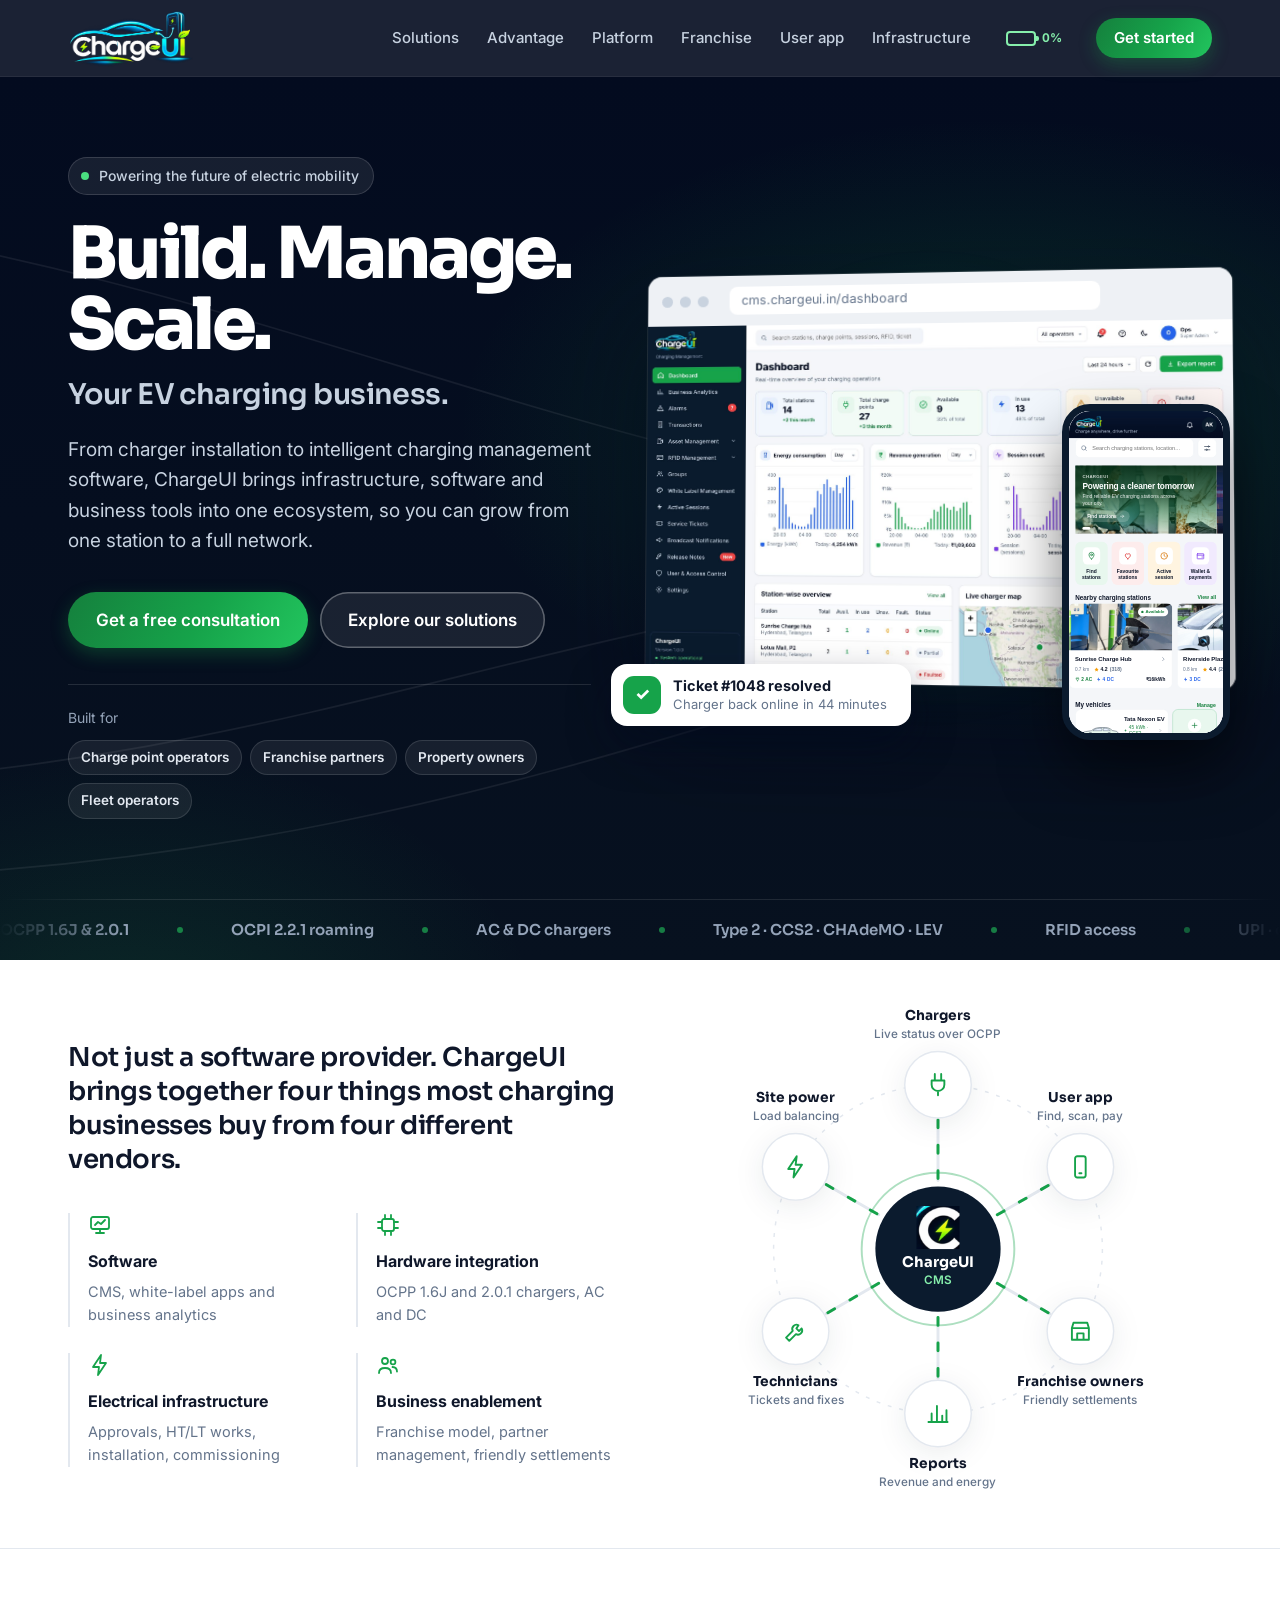
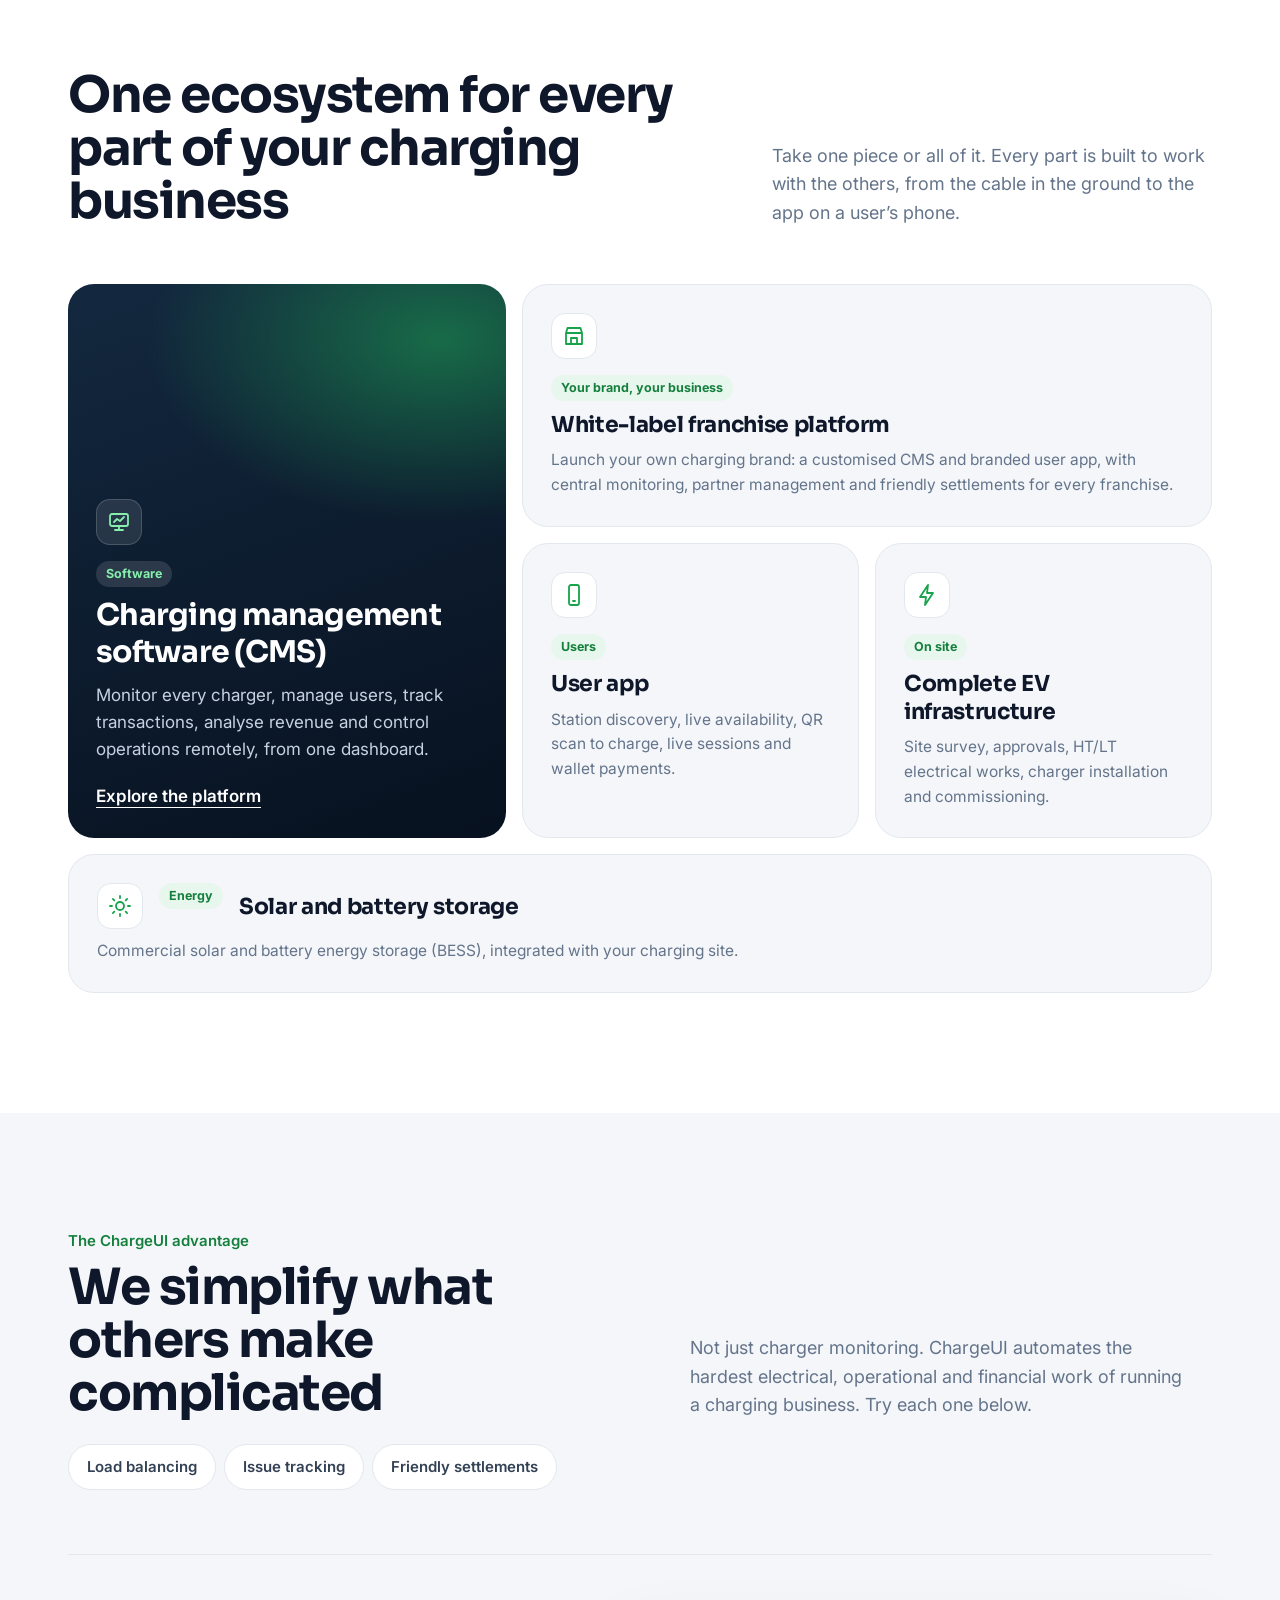
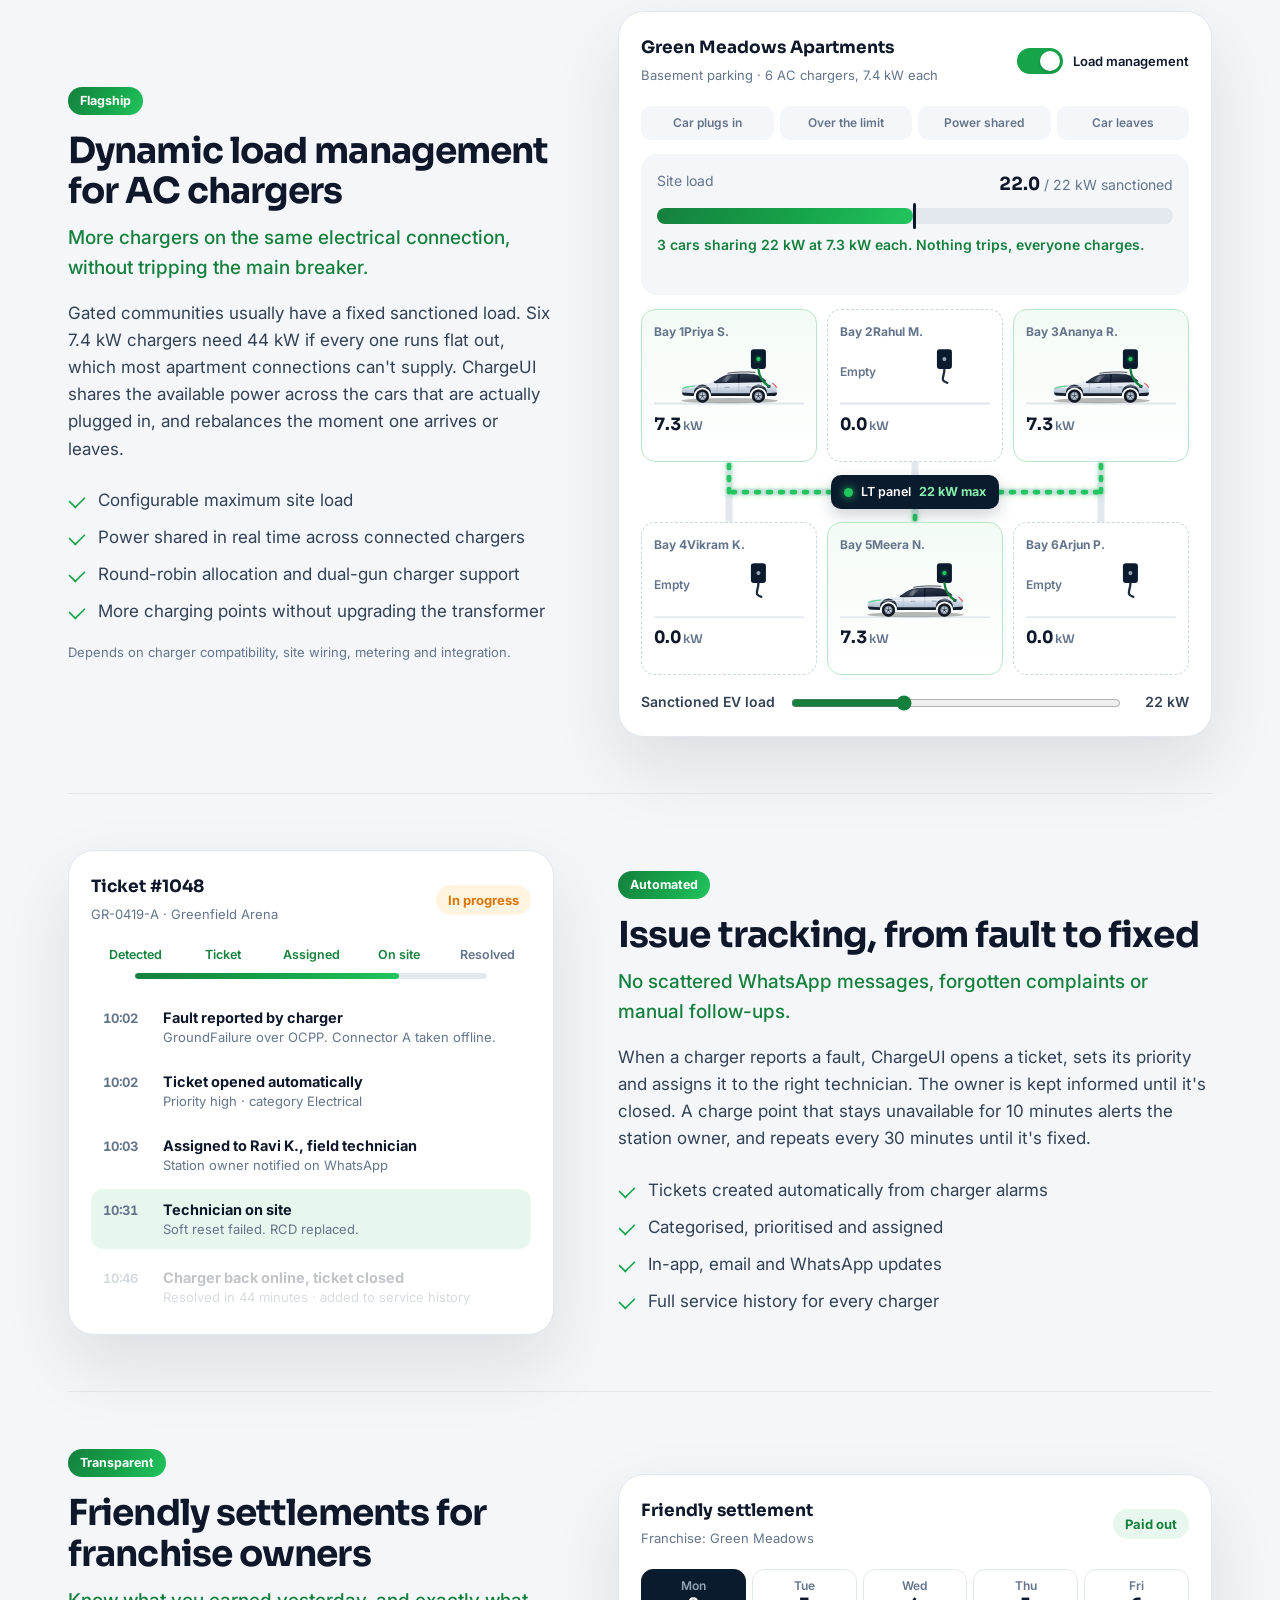
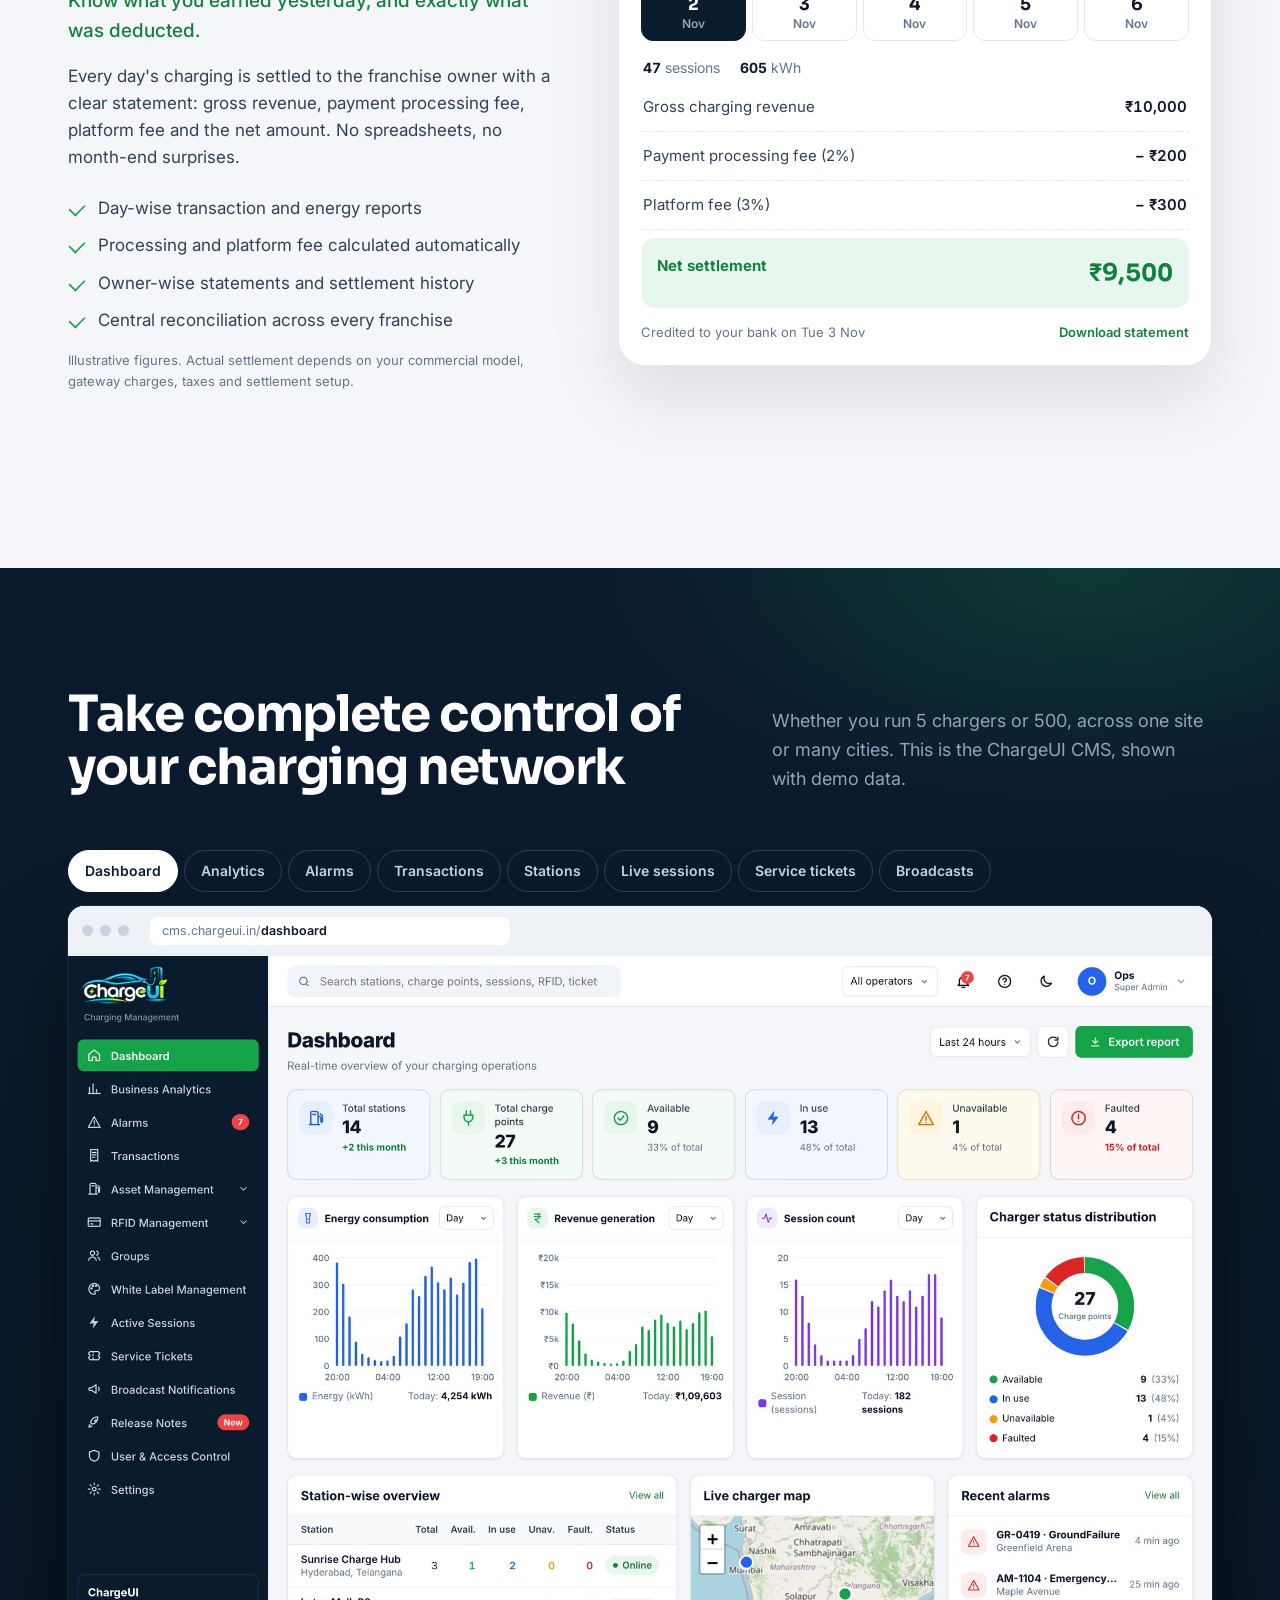
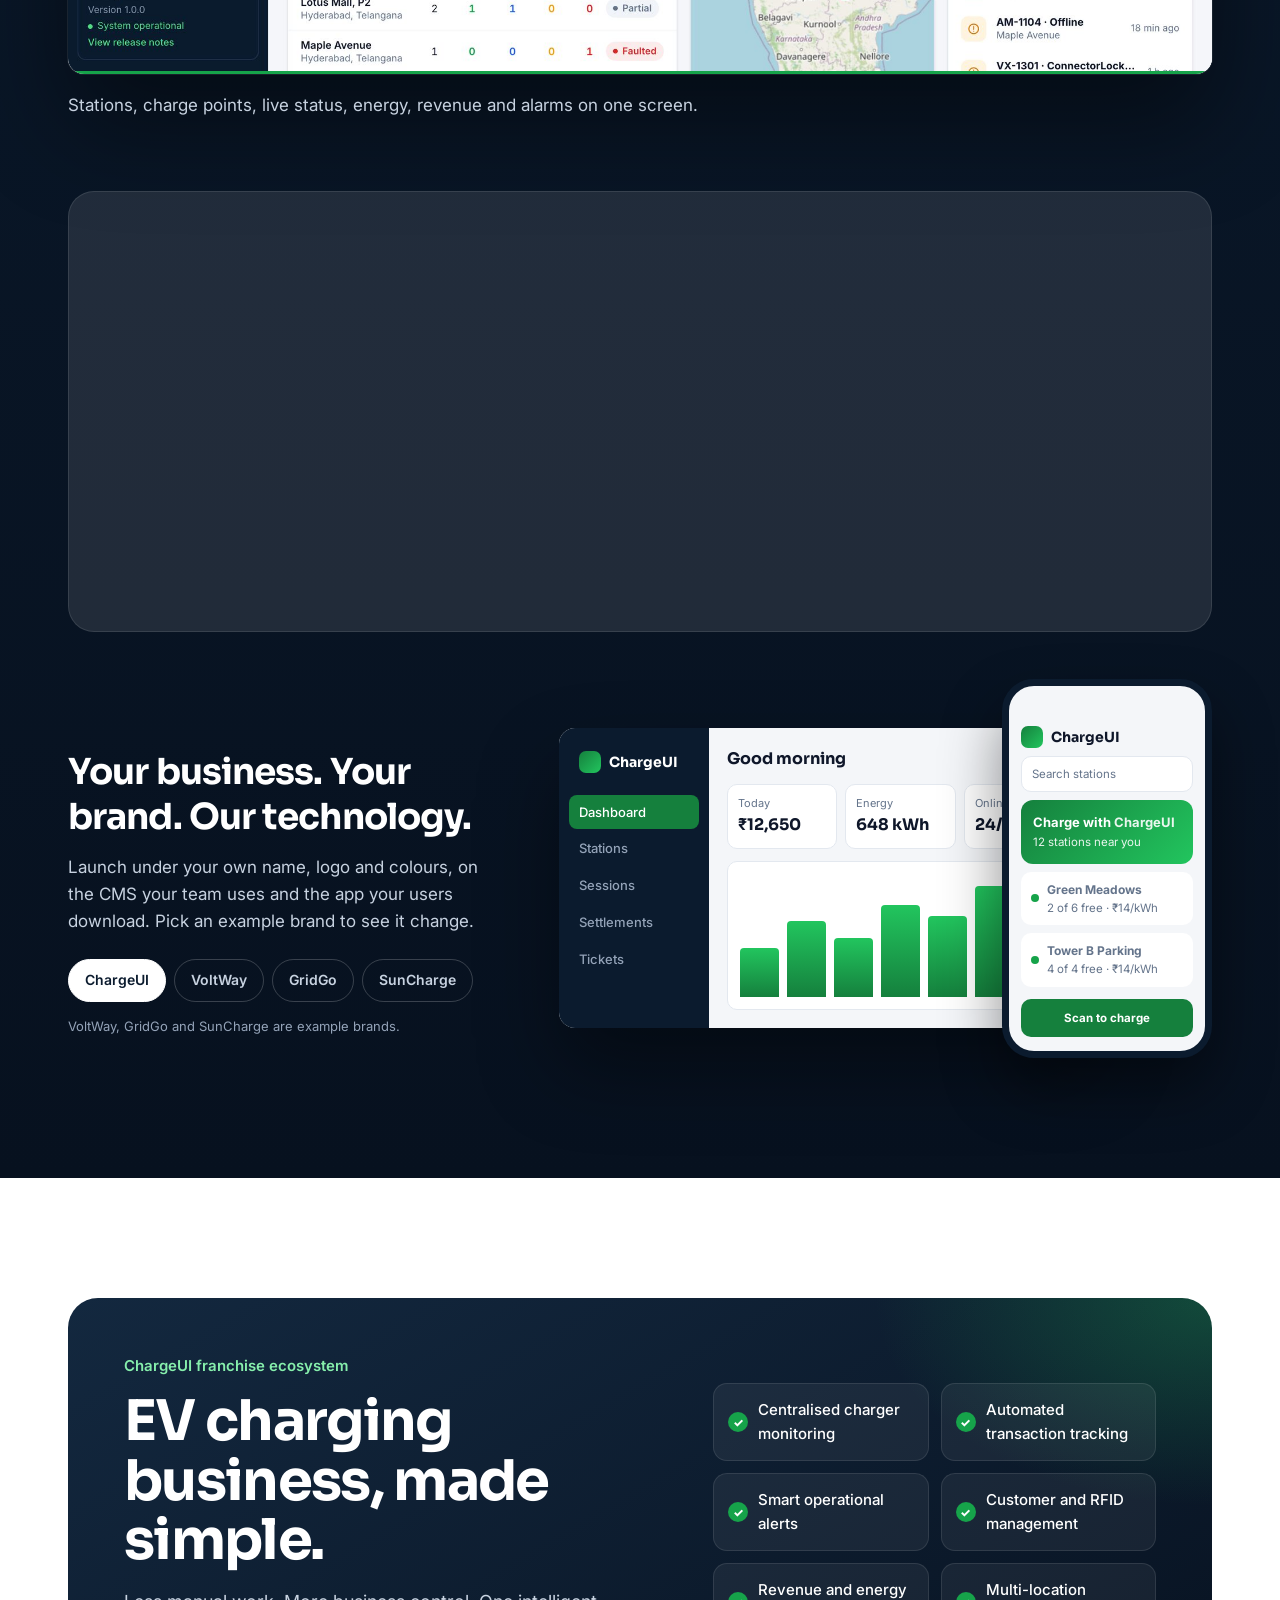
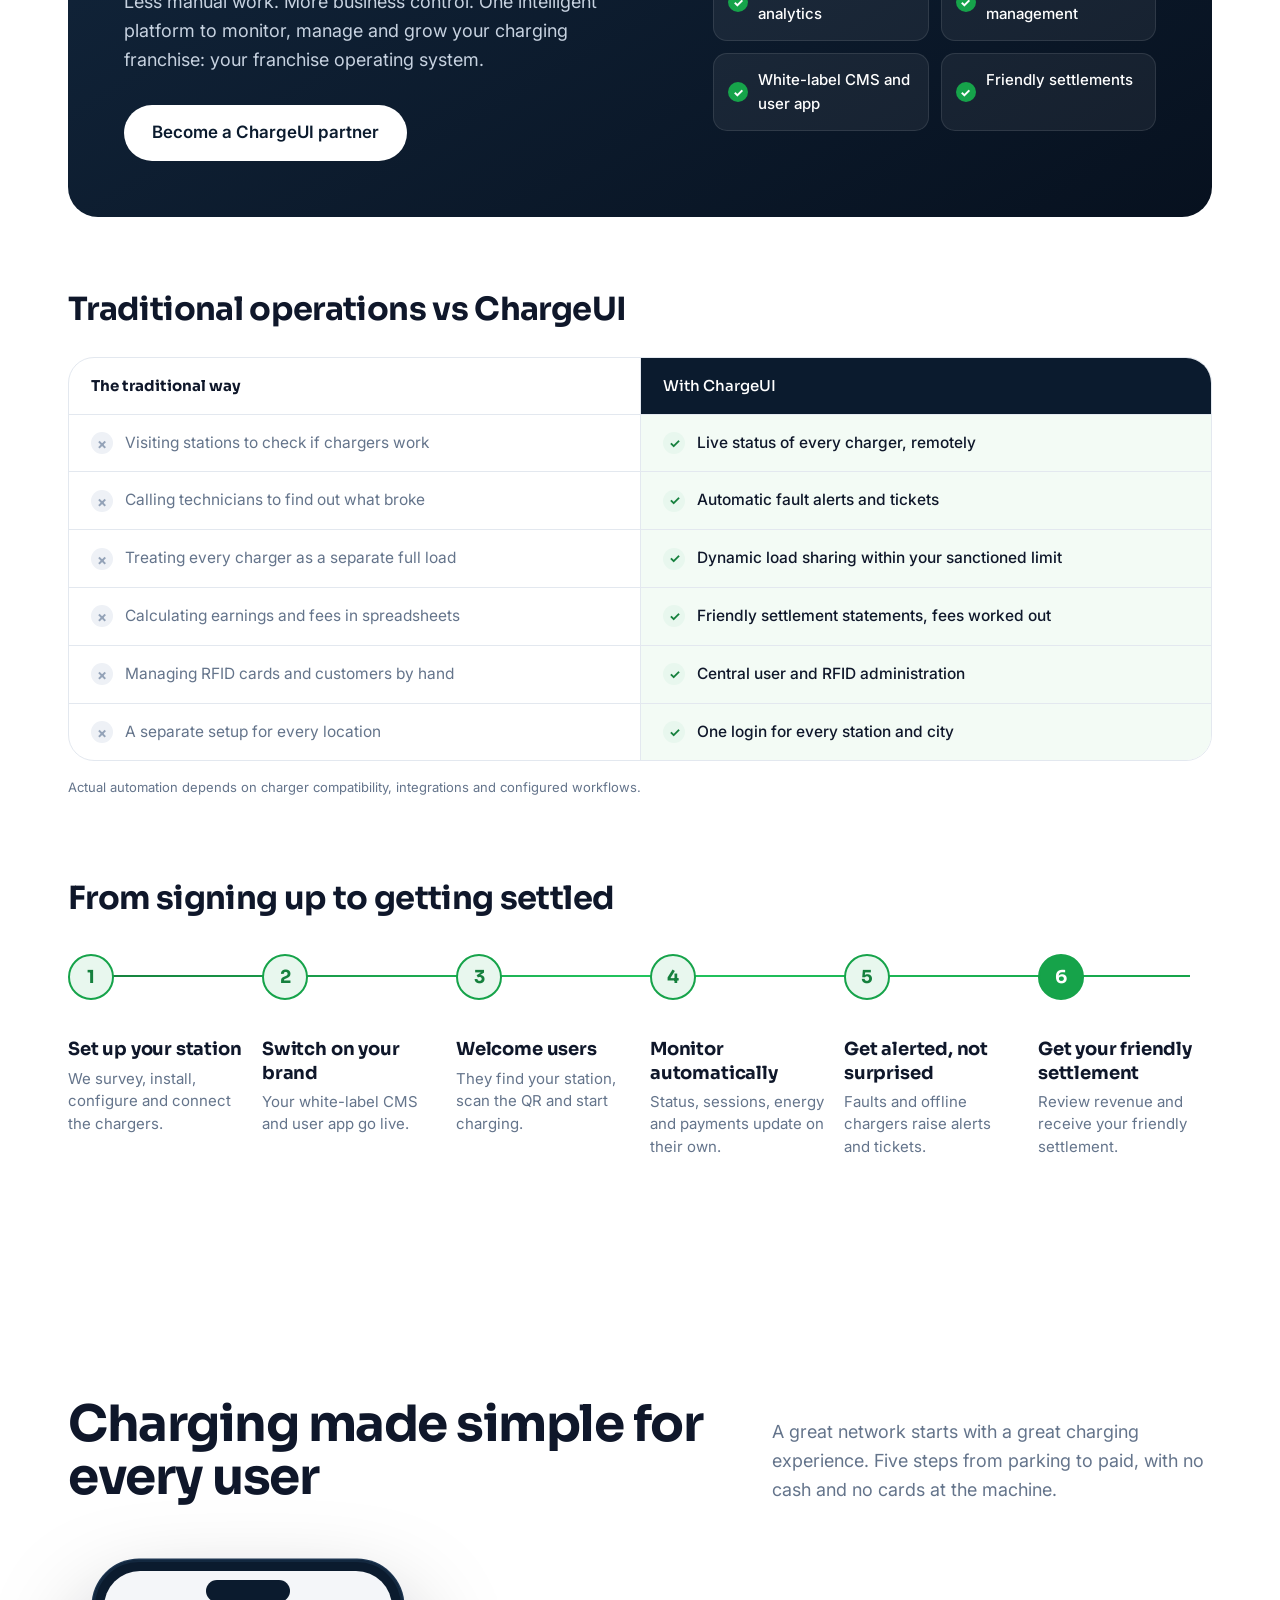
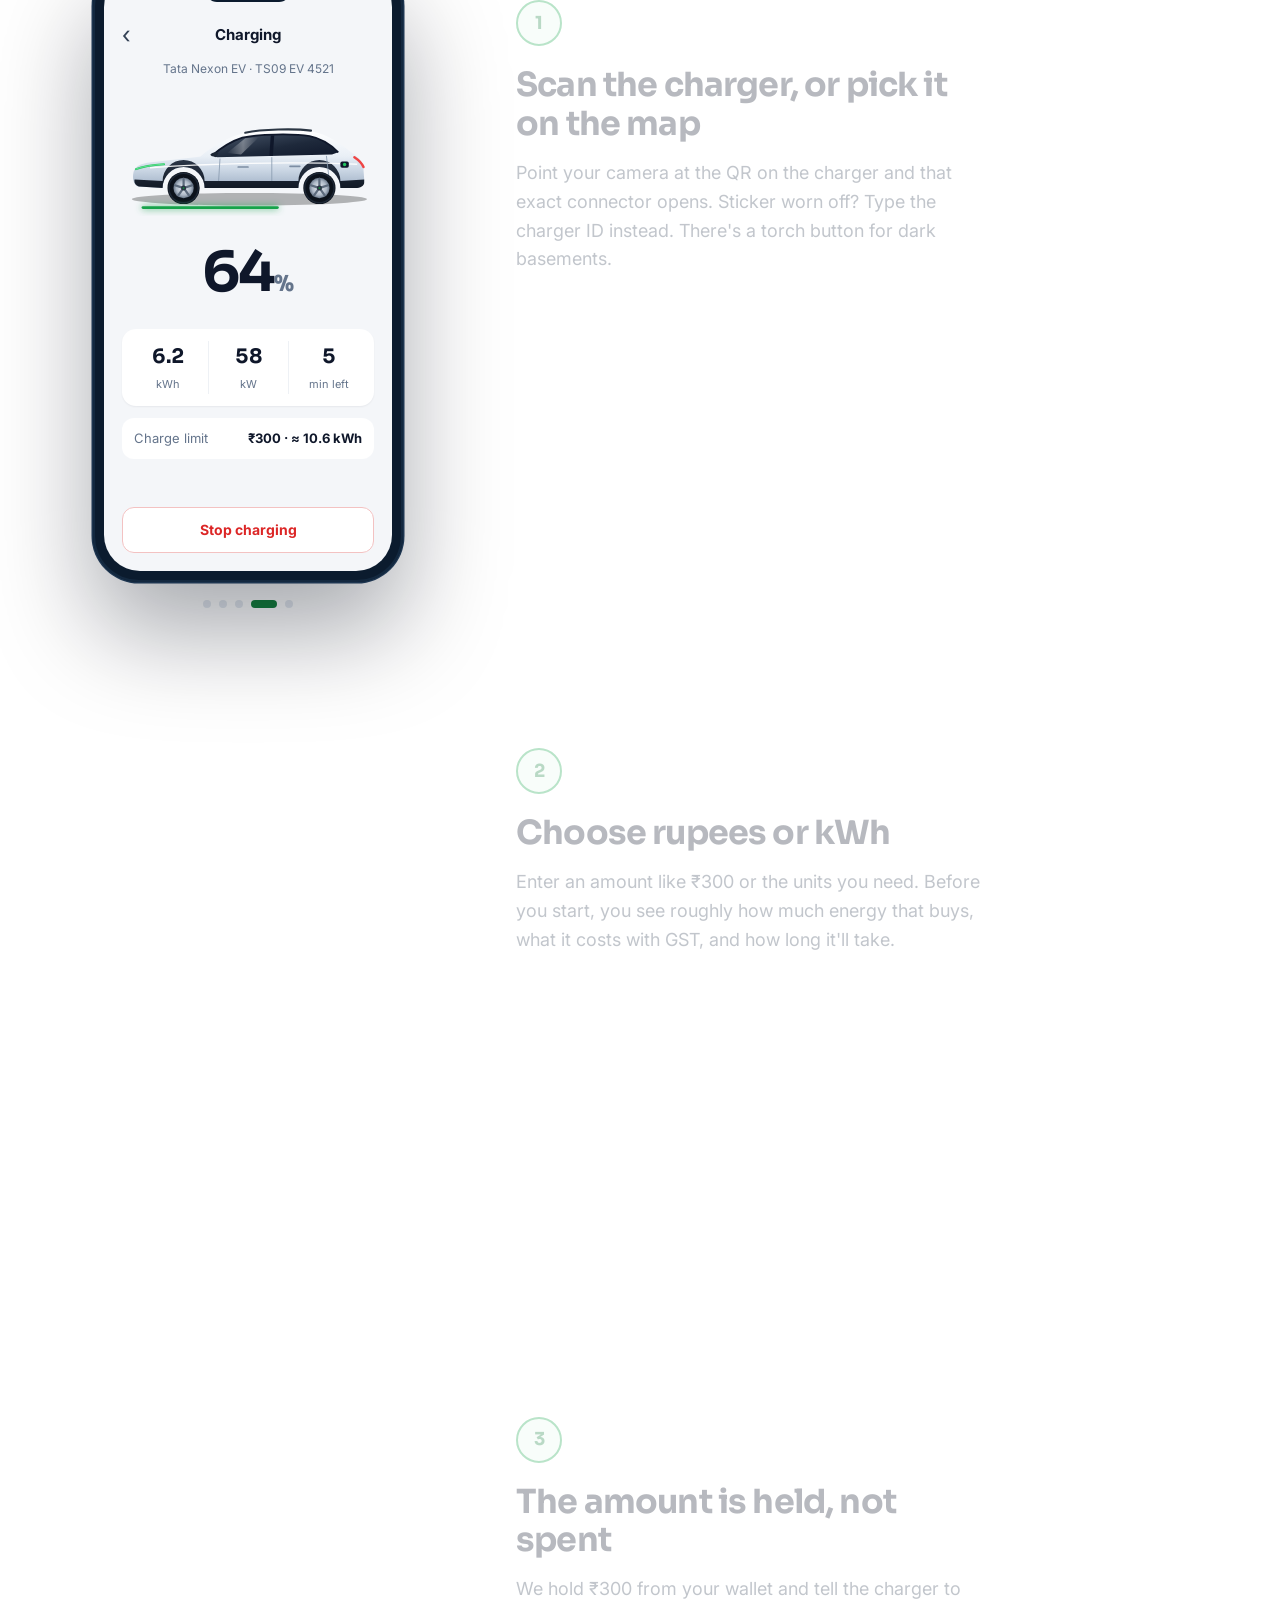
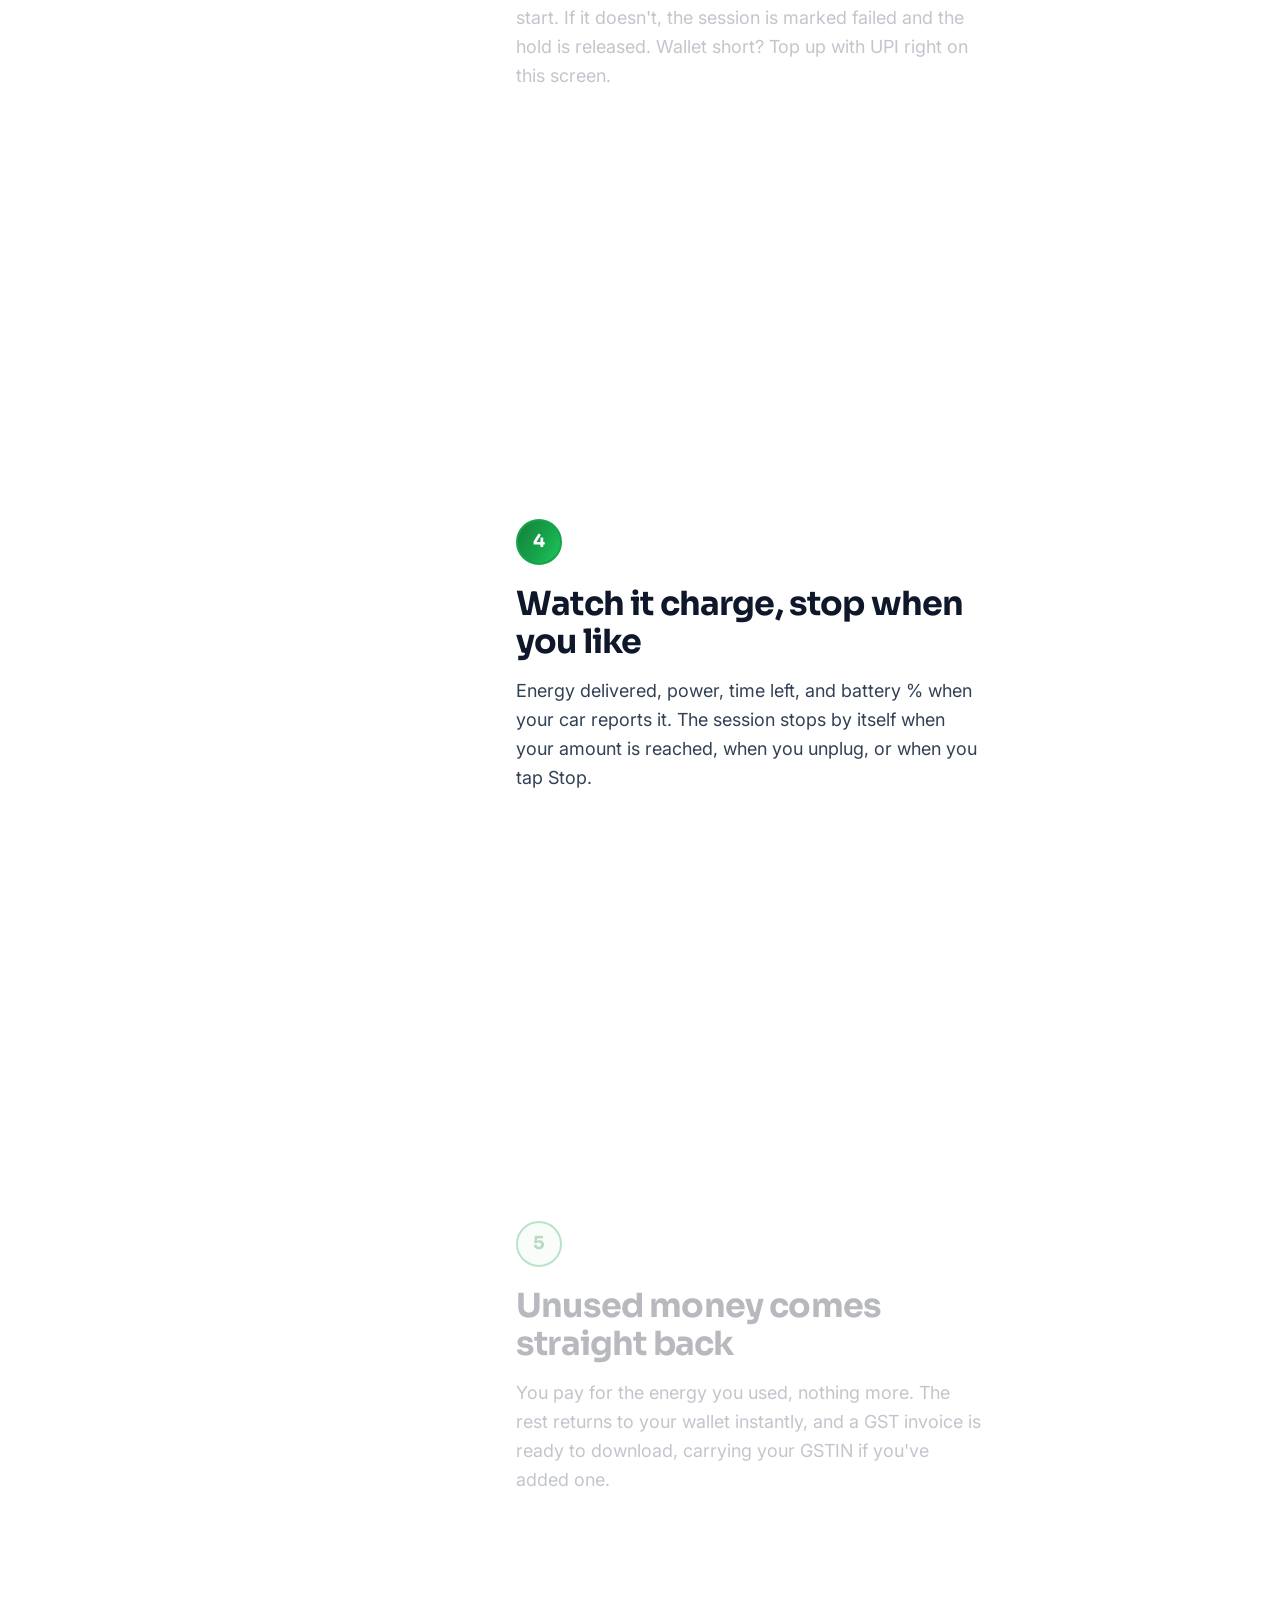
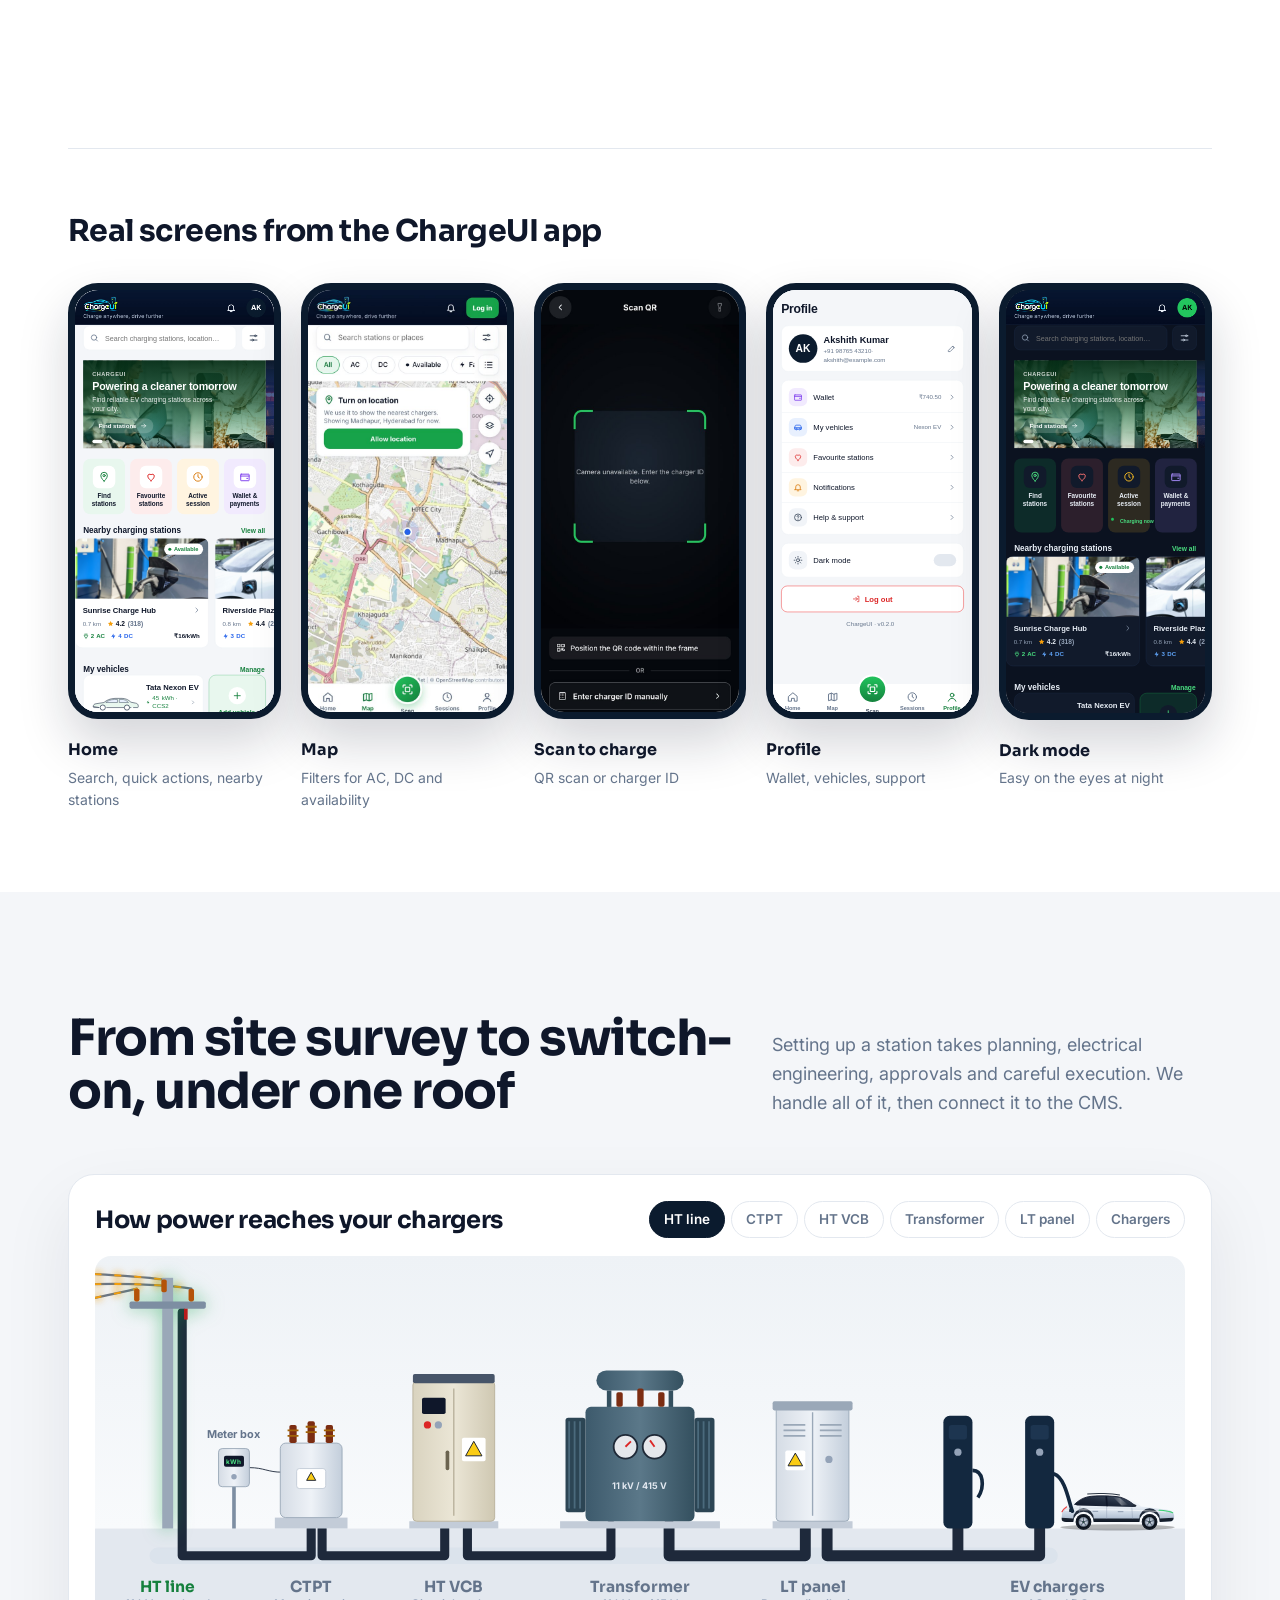
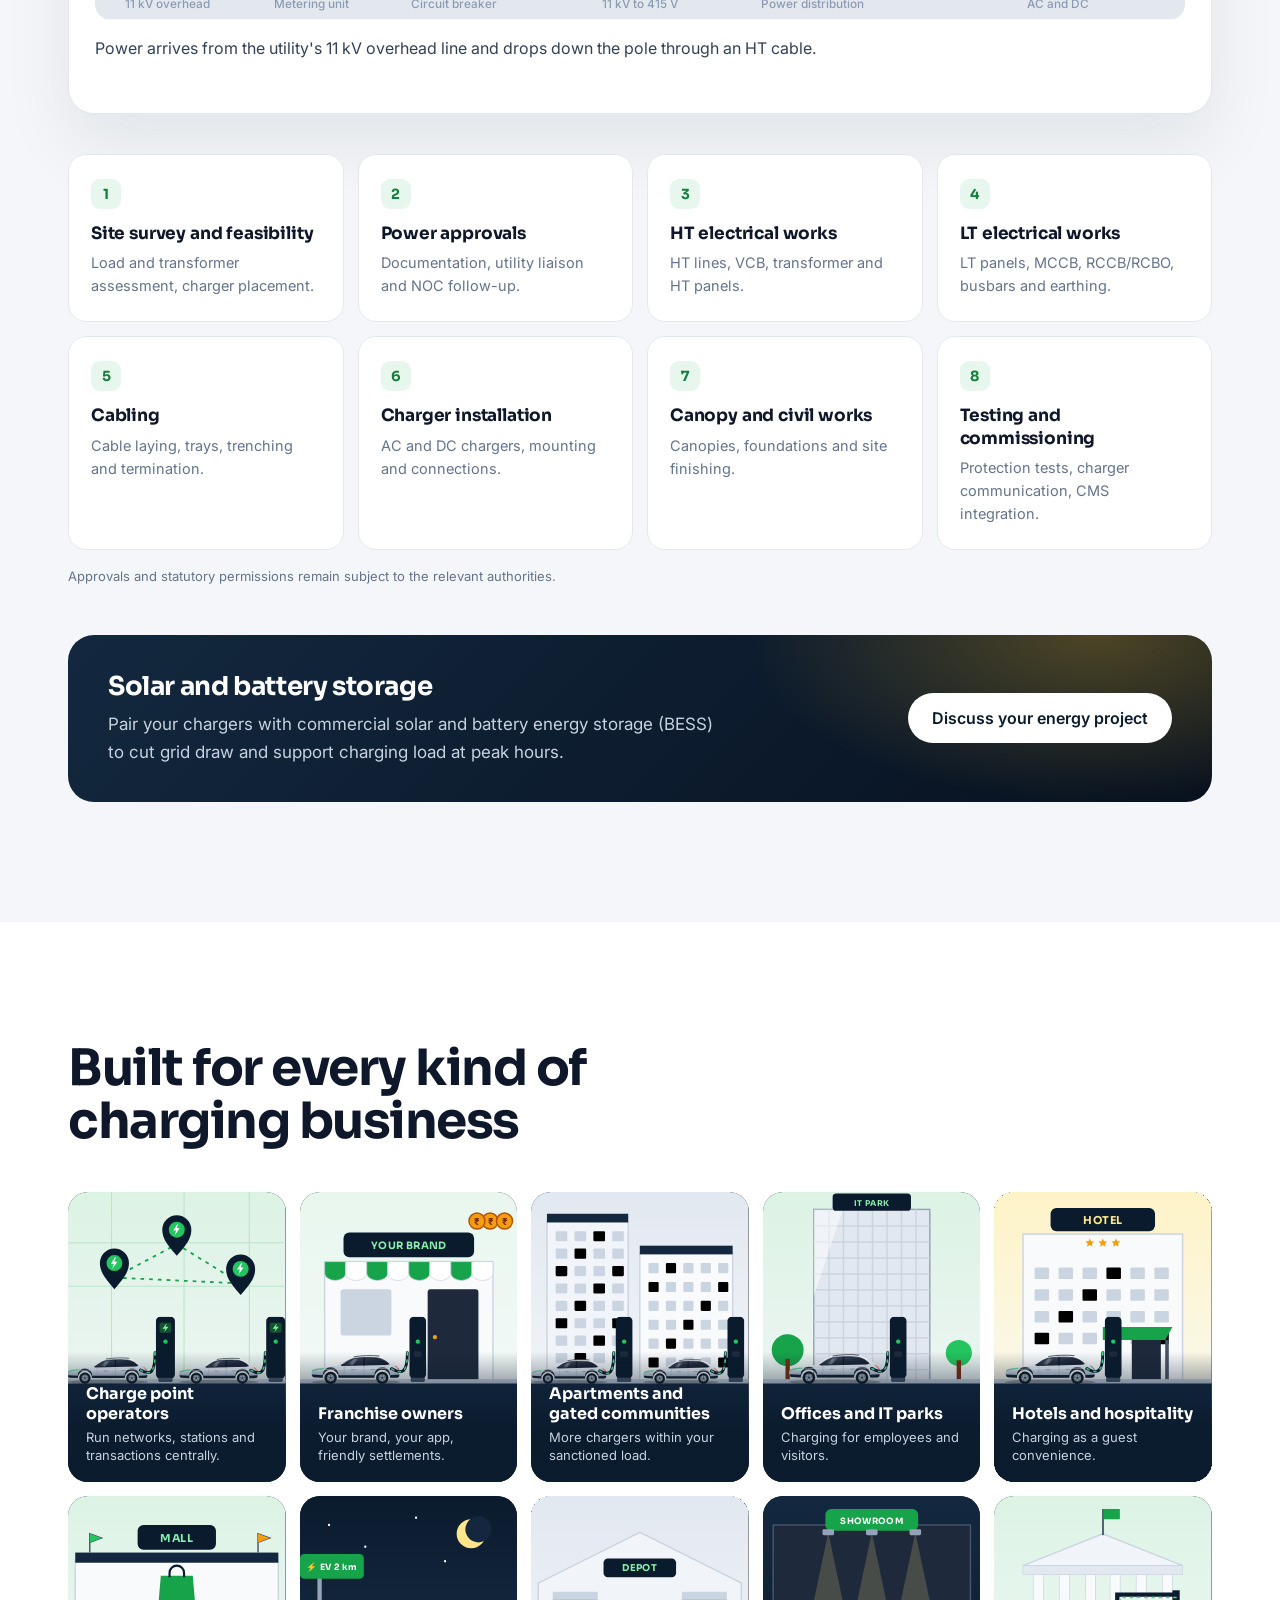
<file: index.html>
<!doctype html>
<html lang="en">
<head>
  <meta charset="utf-8">
  <meta name="viewport" content="width=device-width, initial-scale=1">
  <title>ChargeUI | EV Charging Software, CPMS &amp; Infrastructure Solutions</title>
  <meta name="description" content="ChargeUI offers intelligent EV charging management software, white-label CPMS, user apps, franchise solutions and complete EV charging infrastructure services in India.">
  <meta property="og:type" content="website">
  <meta property="og:site_name" content="ChargeUI">
  <meta property="og:url" content="https://www.chargeui.in/">
  <meta property="og:title" content="ChargeUI | Build. Manage. Scale. Your EV charging business.">
  <meta property="og:description" content="Charging management software with AC load balancing, automated issue tracking and friendly franchise settlements, plus white-label apps and complete EV infrastructure.">
  <meta property="og:image" content="https://www.chargeui.in/assets/og-image.jpg?v=6">
  <meta property="og:image:secure_url" content="https://www.chargeui.in/assets/og-image.jpg?v=6">
  <meta property="og:image:type" content="image/jpeg">
  <meta property="og:image:width" content="1200">
  <meta property="og:image:height" content="630">
  <meta property="og:image:alt" content="ChargeUI: Build. Manage. Scale. Your EV charging business, with the CMS dashboard and user app.">
  <meta name="twitter:card" content="summary_large_image">
  <meta name="twitter:title" content="ChargeUI | Build. Manage. Scale. Your EV charging business.">
  <meta name="twitter:description" content="Charging management software, white-label apps, franchise tools and complete EV infrastructure.">
  <meta name="twitter:image" content="https://www.chargeui.in/assets/og-image.jpg?v=6">
  <link rel="canonical" href="https://www.chargeui.in/">
  <meta name="theme-color" content="#030b1f">
  <link rel="icon" href="assets/favicon.png?v=2">
  <link rel="apple-touch-icon" href="assets/apple-touch-icon.png">
  <link rel="preconnect" href="https://fonts.googleapis.com">
  <link rel="preconnect" href="https://fonts.gstatic.com" crossorigin>
  <link href="https://fonts.googleapis.com/css2?family=Sora:wght@500;600;700;800&family=Inter:wght@400;500;600;700&display=swap" rel="stylesheet">
  <link rel="stylesheet" href="styles.css?v=21">
</head>
<body>
<svg width="0" height="0" style="position:absolute" aria-hidden="true" focusable="false">
  <defs>
    <linearGradient id="ev-paint" x1="0" y1="0" x2="0" y2="1">
      <stop offset="0" stop-color="#ffffff"/><stop offset=".45" stop-color="#e9eff6"/><stop offset=".7" stop-color="#c9d5e3"/><stop offset="1" stop-color="#9fb0c5"/>
    </linearGradient>
    <linearGradient id="ev-glass" x1="0" y1="0" x2="1" y2="1">
      <stop offset="0" stop-color="#475569"/><stop offset=".55" stop-color="#1e293b"/><stop offset="1" stop-color="#0f172a"/>
    </linearGradient>
    <linearGradient id="ev-glare" x1="0" y1="0" x2="1" y2="0">
      <stop offset="0" stop-color="#fff" stop-opacity="0"/><stop offset=".5" stop-color="#fff" stop-opacity=".35"/><stop offset="1" stop-color="#fff" stop-opacity="0"/>
    </linearGradient>
    <radialGradient id="ev-rim" cx=".5" cy=".5" r=".5">
      <stop offset="0" stop-color="#eef2f7"/><stop offset=".7" stop-color="#aeb9c7"/><stop offset="1" stop-color="#6c7a8c"/>
    </radialGradient>
    <linearGradient id="ev-cladding" x1="0" y1="0" x2="0" y2="1">
      <stop offset="0" stop-color="#2a3546"/><stop offset="1" stop-color="#121a26"/>
    </linearGradient>
    <g id="ev-wheel">
      <circle r="23" fill="#0c121b"/>
      <circle r="21" fill="none" stroke="#1d2735" stroke-width="2"/>
      <circle r="14.5" fill="url(#ev-rim)"/>
      <g stroke="#5d6b7d" stroke-width="3.2" stroke-linecap="round">
        <path d="M0 -3 L0 -13"/><path d="M2.9 -0.9 L12.4 -4"/><path d="M1.8 2.4 L7.6 10.5"/><path d="M-1.8 2.4 L-7.6 10.5"/><path d="M-2.9 -0.9 L-12.4 -4"/>
      </g>
      <circle r="3.6" fill="#2b3644"/><circle r="1.4" fill="#15803d"/>
    </g>
    <symbol id="ev-car" viewBox="0 0 360 160">
      <ellipse cx="182" cy="146" rx="168" ry="9" fill="#000" opacity=".28"/>
      <!-- body -->
      <path fill="url(#ev-paint)" d="M24 128 C17 126 15 118 16 110 C17 101 24 96 36 94 L112 85 C128 72 146 60 166 54 C190 47 252 46 274 50 C294 54 312 66 326 78 C337 84 344 92 345 104 L346 118 C346 126 340 130 332 130 L312 130 A30 30 0 0 0 252 130 L118 130 A30 30 0 0 0 58 130 Z"/>
      <!-- lower cladding and wheel arches -->
      <path fill="url(#ev-cladding)" d="M18 118 L58 120 A30 30 0 0 1 118 120 L252 120 A30 30 0 0 1 312 120 L346 118 L346 122 C346 127 341 130 333 130 L312 130 A30 30 0 0 0 252 130 L118 130 A30 30 0 0 0 58 130 L24 128 C19 126 17 122 18 118 Z"/>
      <!-- greenhouse -->
      <path fill="url(#ev-glass)" d="M128 84 C142 72 156 63 172 58 C192 53 246 52 268 56 C284 59 298 68 309 79 L300 82 L136 86 Z"/>
      <path fill="url(#ev-glare)" d="M150 80 L176 59 L196 57 L170 82 Z"/>
      <path d="M215 55 L213 84" stroke="#0f172a" stroke-width="5"/>
      <path d="M128 84 C142 72 156 63 172 58 C192 53 246 52 268 56 C284 59 298 68 309 79" fill="none" stroke="#0f172a" stroke-width="2.5"/>
      <!-- roof rail -->
      <path d="M176 51 C200 46 246 45 270 48" fill="none" stroke="#2b3644" stroke-width="3" stroke-linecap="round"/>
      <!-- shoulder highlight and door shut lines -->
      <path d="M40 101 C120 95 240 92 336 96" fill="none" stroke="#fff" stroke-width="2" opacity=".9"/>
      <path d="M140 88 L138 120 M214 86 L214 120 M292 84 L296 118" fill="none" stroke="#8a9bb0" stroke-width="1.2"/>
      <path d="M166 100 h14 M240 99 h14" stroke="#7d8ea4" stroke-width="2.4" stroke-linecap="round"/>
      <!-- mirror -->
      <path d="M138 80 C134 78 128 79 126 83 L134 86 Z" fill="#1d2735"/>
      <!-- LED headlight strip and tail light -->
      <path d="M20 103 C30 99 44 97 60 96" fill="none" stroke="#22c55e" stroke-width="3" stroke-linecap="round"/>
      <path d="M20 103 C30 99 44 97 60 96" fill="none" stroke="#86efac" stroke-width="1" stroke-linecap="round"/>
      <path d="M332 86 C338 90 343 95 345 100" fill="none" stroke="#ef4444" stroke-width="3.5" stroke-linecap="round"/>
      <!-- charge port (rear quarter) -->
      <rect x="312" y="92" width="12" height="9" rx="2.5" fill="#0f172a"/>
      <circle class="ev-port" cx="318" cy="96.5" r="2.4" fill="#22c55e"/>
      <!-- wheels -->
      <use href="#ev-wheel" x="88" y="130"/>
      <use href="#ev-wheel" x="282" y="130"/>
    </symbol>
  </defs>
</svg>


<svg width="0" height="0" style="position:absolute" aria-hidden="true" focusable="false">
  <defs>
    <symbol id="i-cms" viewBox="0 0 24 24"><rect x="3" y="4" width="18" height="12" rx="2"/><path d="M8 20h8M12 16v4M7 12l3-3 3 2 4-4"/></symbol>
    <symbol id="i-brand" viewBox="0 0 24 24"><path d="M3 12V4h8l10 10-8 8z"/><circle cx="7.5" cy="7.5" r="1.5"/></symbol>
    <symbol id="i-franchise" viewBox="0 0 24 24"><path d="M4 9l1.5-5h13L20 9M4 9h16v11H4zM9 20v-6h6v6"/></symbol>
    <symbol id="i-app" viewBox="0 0 24 24"><rect x="7" y="2" width="10" height="20" rx="2"/><path d="M11 18h2"/></symbol>
    <symbol id="i-bolt" viewBox="0 0 24 24"><path d="M13 2L5 14h6l-1 8 8-12h-6z"/></symbol>
    <symbol id="i-sun" viewBox="0 0 24 24"><circle cx="12" cy="12" r="4"/><path d="M12 2v2M12 20v2M2 12h2M20 12h2M4.9 4.9l1.4 1.4M17.7 17.7l1.4 1.4M4.9 19.1l1.4-1.4M17.7 6.3l1.4-1.4"/></symbol>
    <symbol id="i-layers" viewBox="0 0 24 24"><path d="M12 3l9 5-9 5-9-5zM3 13l9 5 9-5"/></symbol>
    <symbol id="i-grid" viewBox="0 0 24 24"><rect x="3" y="3" width="7" height="7" rx="1.5"/><rect x="14" y="3" width="7" height="7" rx="1.5"/><rect x="3" y="14" width="7" height="7" rx="1.5"/><rect x="14" y="14" width="7" height="7" rx="1.5"/></symbol>
    <symbol id="i-plug" viewBox="0 0 24 24"><path d="M9 2v6M15 2v6M6 8h12v4a6 6 0 0 1-12 0zM12 18v4"/></symbol>
    <symbol id="i-chart" viewBox="0 0 24 24"><path d="M3 20h18M6 20v-8M11 20V5M16 20v-6M20 20V9"/></symbol>
    <symbol id="i-scale" viewBox="0 0 24 24"><path d="M4 20L20 4M13 4h7v7M4 14v6h6"/></symbol>
    <symbol id="i-people" viewBox="0 0 24 24"><circle cx="9" cy="8" r="3"/><path d="M3 20c0-3.3 2.7-5 6-5s6 1.7 6 5"/><circle cx="17" cy="9" r="2.4"/><path d="M16.5 14c2.6.2 4.5 1.8 4.5 4.5"/></symbol>
    <symbol id="i-tools" viewBox="0 0 24 24"><path d="M14.7 6.3a4 4 0 0 0-5.4 5.4L3 18l3 3 6.3-6.3a4 4 0 0 0 5.4-5.4l-2.5 2.5-2.5-2.5z"/></symbol>
    <symbol id="i-chip" viewBox="0 0 24 24"><rect x="6" y="6" width="12" height="12" rx="2"/><path d="M9 2v4M15 2v4M9 18v4M15 18v4M2 9h4M2 15h4M18 9h4M18 15h4"/></symbol>
    <symbol id="i-target" viewBox="0 0 24 24"><circle cx="12" cy="12" r="9"/><circle cx="12" cy="12" r="5"/><circle cx="12" cy="12" r="1"/></symbol>
    <symbol id="i-eye" viewBox="0 0 24 24"><path d="M2 12s3.5-7 10-7 10 7 10 7-3.5 7-10 7S2 12 2 12z"/><circle cx="12" cy="12" r="3"/></symbol>
    <symbol id="i-wa" viewBox="0 0 24 24"><path stroke="none" fill="currentColor" d="M17.47 14.38c-.3-.15-1.76-.87-2.03-.97-.27-.1-.47-.15-.67.15-.2.3-.77.97-.94 1.16-.17.2-.35.22-.64.07-.3-.15-1.26-.46-2.39-1.47-.88-.79-1.48-1.76-1.65-2.06-.17-.3-.02-.46.13-.6.13-.14.3-.35.45-.52.15-.17.2-.3.3-.5.1-.2.05-.37-.03-.52-.07-.15-.67-1.61-.92-2.2-.24-.58-.49-.5-.67-.51h-.57c-.2 0-.52.07-.8.37-.27.3-1.04 1.02-1.04 2.48s1.07 2.88 1.21 3.07c.15.2 2.1 3.2 5.08 4.49.71.31 1.26.49 1.7.63.71.22 1.36.19 1.87.12.57-.09 1.76-.72 2-1.41.25-.7.25-1.29.18-1.41-.08-.13-.27-.2-.57-.35M12.05 21.8h-.01a9.87 9.87 0 0 1-5.03-1.38l-.36-.21-3.74.98 1-3.65-.24-.37a9.86 9.86 0 0 1-1.51-5.26c0-5.45 4.44-9.88 9.89-9.88 2.64 0 5.12 1.03 6.99 2.9a9.83 9.83 0 0 1 2.89 6.99c0 5.45-4.44 9.88-9.88 9.88M20.46 3.49A11.82 11.82 0 0 0 12.05 0C5.5 0 .16 5.34.16 11.89c0 2.1.55 4.14 1.59 5.95L.06 24l6.3-1.65a11.88 11.88 0 0 0 5.68 1.45h.01c6.55 0 11.89-5.34 11.89-11.89 0-3.18-1.24-6.17-3.48-8.42z"/></symbol>
  </defs>
</svg>

<!-- ================= NAV ================= -->
<header class="nav" id="nav">
  <div class="wrap nav-in">
    <a href="#top" class="nav-logo" aria-label="ChargeUI home"><img src="assets/logo.png?v=2" alt="ChargeUI" width="640" height="298"></a>
    <nav aria-label="Main">
      <a href="#what">Solutions</a>
      <a href="#usp">Advantage</a>
      <a href="#platform">Platform</a>
      <a href="#franchise">Franchise</a>
      <a href="#app">User app</a>
      <a href="#infra">Infrastructure</a>
    </nav>
    <div class="nav-batt" aria-hidden="true" title="How far you've scrolled">
      <span class="batt"><span class="batt-fill" id="batt-fill"></span></span>
      <span class="batt-pct" id="batt-pct">0%</span>
    </div>
    <a href="#contact" class="btn btn-sm btn-brand">Get started</a>
  </div>
</header>

<main id="top">

<!-- ================= HERO ================= -->
<section class="hero">
  <svg class="hero-lines" viewBox="0 0 1440 760" preserveAspectRatio="xMidYMid slice" aria-hidden="true">
    <defs>
      <linearGradient id="lg" x1="0" x2="1">
        <stop offset="0" stop-color="#15803d" stop-opacity="0"/>
        <stop offset=".6" stop-color="#16a34a"/>
        <stop offset="1" stop-color="#22c55e"/>
      </linearGradient>
    </defs>
    <g fill="none" stroke-width="1.5">
      <path class="line-base" d="M-20 610 C 300 600, 520 520, 760 470 S 1060 380, 1100 380"/>
      <path class="line-base" d="M-20 690 C 360 690, 640 600, 840 540 S 1080 440, 1100 430"/>
      <path class="line-base" d="M-20 120 C 280 160, 520 260, 760 320 S 1040 360, 1100 360"/>
      <path class="line-flow" d="M-20 610 C 300 600, 520 520, 760 470 S 1060 380, 1100 380" stroke="url(#lg)"/>
      <path class="line-flow f2" d="M-20 690 C 360 690, 640 600, 840 540 S 1080 440, 1100 430" stroke="url(#lg)"/>
      <path class="line-flow f3" d="M-20 120 C 280 160, 520 260, 760 320 S 1040 360, 1100 360" stroke="url(#lg)"/>
    </g>
  </svg>

  <div class="wrap hero-in">
    <div class="hero-copy">
      <p class="hero-kicker"><span class="pulse"></span>Powering the future of electric mobility</p>
      <h1>Build. Manage. Scale. <span class="h1-2">Your EV charging business.</span></h1>
      <p class="lead">From charger installation to intelligent charging management software, ChargeUI brings infrastructure, software and business tools into one ecosystem, so you can grow from one station to a full network.</p>
      <div class="hero-cta">
        <a href="#contact" class="btn btn-lg btn-brand">Get a free consultation</a>
        <a href="#what" class="btn btn-lg btn-ghost">Explore our solutions</a>
      </div>
      <div class="hero-for">
        <span>Built for</span>
        <ul><li>Charge point operators</li><li>Franchise partners</li><li>Property owners</li><li>Fleet operators</li></ul>
      </div>
    </div>

    <div class="hero-visual">
      <div class="glow" aria-hidden="true"></div>
      <figure class="hero-shot">
        <div class="browser-bar" aria-hidden="true"><i></i><i></i><i></i><span>cms.chargeui.in/dashboard</span></div>
        <img src="assets/screens/cms/dashboard.jpg?v=3" alt="ChargeUI CMS dashboard showing stations, charge points, energy, revenue, charger status and recent alarms" width="2400" height="1500">
      </figure>
      <div class="hero-phone" aria-hidden="true"><img src="assets/screens/home-light.svg?v=5" alt="" width="390" height="959"></div>
      <div class="htoast" id="htoast" aria-live="off">
        <span class="t-ico" id="ht-ico">⚡</span>
        <span><b id="ht-title">Load rebalanced</b><span id="ht-sub">Green Meadows · 4 cars sharing 22 kW</span></span>
      </div>
    </div>
  </div>

  <div class="ticker" aria-label="Supported standards and integrations">
    <div class="ticker-track">
      <span>OCPP 1.6J &amp; 2.0.1</span><span>OCPI 2.2.1 roaming</span><span>AC &amp; DC chargers</span><span>Type 2 · CCS2 · CHAdeMO · LEV</span><span>RFID access</span><span>UPI · cards · net-banking</span><span>GST invoices</span><span>WhatsApp alerts</span><span>API integration</span>
      <span aria-hidden="true">OCPP 1.6J &amp; 2.0.1</span><span aria-hidden="true">OCPI 2.2.1 roaming</span><span aria-hidden="true">AC &amp; DC chargers</span><span aria-hidden="true">Type 2 · CCS2 · CHAdeMO · LEV</span><span aria-hidden="true">RFID access</span><span aria-hidden="true">UPI · cards · net-banking</span><span aria-hidden="true">GST invoices</span><span aria-hidden="true">WhatsApp alerts</span><span aria-hidden="true">API integration</span>
    </div>
  </div>
</section>


<!-- ================= POSITIONING ================= -->
<section class="pos" aria-label="What ChargeUI combines">
  <div class="wrap pos-in">
    <div>
    <p class="pos-lead">Not just a software provider. ChargeUI brings together four things most charging businesses buy from four different vendors.</p>
    <ul class="pos-grid">
      <li><svg class="ico"><use href="#i-cms"/></svg><b>Software</b><span>CMS, white-label apps and business analytics</span></li>
      <li><svg class="ico"><use href="#i-chip"/></svg><b>Hardware integration</b><span>OCPP 1.6J and 2.0.1 chargers, AC and DC</span></li>
      <li><svg class="ico"><use href="#i-bolt"/></svg><b>Electrical infrastructure</b><span>Approvals, HT/LT works, installation, commissioning</span></li>
      <li><svg class="ico"><use href="#i-people"/></svg><b>Business enablement</b><span>Franchise model, partner management, friendly settlements</span></li>
    </ul>
    </div>
    <figure class="hub" aria-label="Diagram: the ChargeUI CMS at the centre, connected to chargers, the user app, franchise owners, reports, technicians and site power, with data flowing between them.">
      <svg viewBox="0 0 560 470" role="img">
        <circle cx="280" cy="230" r="168" class="hub-orbit"/>
        <g class="hub-lines"><path d="M280.0 98.0 L280.0 160.0"/><path d="M340.6 195.0 L394.3 164.0"/><path d="M340.6 265.0 L394.3 296.0"/><path d="M280.0 300.0 L280.0 362.0"/><path d="M219.4 265.0 L165.7 296.0"/><path d="M165.7 164.0 L219.4 195.0"/></g>
        <g><path class="hub-flow" style="animation-delay:-0.00s" d="M280.0 98.0 L280.0 160.0"/><path class="hub-flow" style="animation-delay:-0.37s" d="M340.6 195.0 L394.3 164.0"/><path class="hub-flow" style="animation-delay:-0.74s" d="M340.6 265.0 L394.3 296.0"/><path class="hub-flow" style="animation-delay:-1.11s" d="M280.0 300.0 L280.0 362.0"/><path class="hub-flow" style="animation-delay:-1.48s" d="M219.4 265.0 L165.7 296.0"/><path class="hub-flow" style="animation-delay:-1.85s" d="M165.7 164.0 L219.4 195.0"/></g>
        <circle cx="280" cy="230" r="78" class="hub-ring"/>
        <circle cx="280" cy="230" r="64" class="hub-core"/>
        <image href="assets/favicon.png?v=2" x="258" y="186" width="44" height="44"/>
        <text x="280" y="248" class="hub-t1">ChargeUI</text>
        <text x="280" y="266" class="hub-t2">CMS</text>
        <g class="hub-node" style="--k:0">
          <circle cx="280.0" cy="62.0" r="34" class="hn-c"/>
          <use href="#i-plug" x="267.0" y="49.0" width="26" height="26" class="hn-i"/>
          <text x="280.0" y="-4.0" class="hn-t">Chargers</text>
          <text x="280.0" y="14.0" class="hn-s">Live status over OCPP</text>
        </g><g class="hub-node" style="--k:1">
          <circle cx="425.5" cy="146.0" r="34" class="hn-c"/>
          <use href="#i-app" x="412.5" y="133.0" width="26" height="26" class="hn-i"/>
          <text x="425.5" y="80.0" class="hn-t">User app</text>
          <text x="425.5" y="98.0" class="hn-s">Find, scan, pay</text>
        </g><g class="hub-node" style="--k:2">
          <circle cx="425.5" cy="314.0" r="34" class="hn-c"/>
          <use href="#i-franchise" x="412.5" y="301.0" width="26" height="26" class="hn-i"/>
          <text x="425.5" y="370.0" class="hn-t">Franchise owners</text>
          <text x="425.5" y="388.0" class="hn-s">Friendly settlements</text>
        </g><g class="hub-node" style="--k:3">
          <circle cx="280.0" cy="398.0" r="34" class="hn-c"/>
          <use href="#i-chart" x="267.0" y="385.0" width="26" height="26" class="hn-i"/>
          <text x="280.0" y="454.0" class="hn-t">Reports</text>
          <text x="280.0" y="472.0" class="hn-s">Revenue and energy</text>
        </g><g class="hub-node" style="--k:4">
          <circle cx="134.5" cy="314.0" r="34" class="hn-c"/>
          <use href="#i-tools" x="121.5" y="301.0" width="26" height="26" class="hn-i"/>
          <text x="134.5" y="370.0" class="hn-t">Technicians</text>
          <text x="134.5" y="388.0" class="hn-s">Tickets and fixes</text>
        </g><g class="hub-node" style="--k:5">
          <circle cx="134.5" cy="146.0" r="34" class="hn-c"/>
          <use href="#i-bolt" x="121.5" y="133.0" width="26" height="26" class="hn-i"/>
          <text x="134.5" y="80.0" class="hn-t">Site power</text>
          <text x="134.5" y="98.0" class="hn-s">Load balancing</text>
        </g>
      </svg>
    </figure>

  </div>
</section>

<!-- ================= WHAT WE DO ================= -->
<section class="what" id="what">
  <div class="wrap">
    <div class="section-head">
      <h2>One ecosystem for every part of your charging business</h2>
      <p>Take one piece or all of it. Every part is built to work with the others, from the cable in the ground to the app on a user’s phone.</p>
    </div>
    <div class="pillars">
      <article class="pillar pillar-lead">
        <span class="p-ico"><svg class="ico"><use href="#i-cms"/></svg></span><span class="p-tag">Software</span>
        <h3>Charging management software (CMS)</h3>
        <p>Monitor every charger, manage users, track transactions, analyse revenue and control operations remotely, from one dashboard.</p>
        <a href="#platform" class="p-link">Explore the platform</a>
      </article>
      <article class="pillar pillar-merged">
        <span class="p-ico"><svg class="ico"><use href="#i-franchise"/></svg></span><span class="p-tag">Your brand, your business</span>
        <h3>White-label franchise platform</h3>
        <p>Launch your own charging brand: a customised CMS and branded user app, with central monitoring, partner management and friendly settlements for every franchise.</p>
      </article>
      <article class="pillar">
        <span class="p-ico"><svg class="ico"><use href="#i-app"/></svg></span><span class="p-tag">Users</span>
        <h3>User app</h3>
        <p>Station discovery, live availability, QR scan to charge, live sessions and wallet payments.</p>
      </article>
      <article class="pillar">
        <span class="p-ico"><svg class="ico"><use href="#i-bolt"/></svg></span><span class="p-tag">On site</span>
        <h3>Complete EV infrastructure</h3>
        <p>Site survey, approvals, HT/LT electrical works, charger installation and commissioning.</p>
      </article>
      <article class="pillar pillar-wide">
        <span class="p-ico"><svg class="ico"><use href="#i-sun"/></svg></span><span class="p-tag">Energy</span>
        <h3>Solar and battery storage</h3>
        <p>Commercial solar and battery energy storage (BESS), integrated with your charging site.</p>
      </article>
    </div>
  </div>
</section>

<!-- ================= USPs ================= -->
<section class="usp" id="usp">
  <div class="wrap">
    <div class="usp-head">
      <h2><span class="eyebrow-in">The ChargeUI advantage</span>We simplify what others make complicated</h2>
      <p>Not just charger monitoring. ChargeUI automates the hardest electrical, operational and financial work of running a charging business. Try each one below.</p>
      <div class="usp-tabs" role="tablist" aria-label="ChargeUI advantages">
        <a href="#usp-load" class="utab">Load balancing</a>
        <a href="#usp-issues" class="utab">Issue tracking</a>
        <a href="#usp-settle" class="utab">Friendly settlements</a>
      </div>
    </div>

    <!-- USP 1: Dynamic AC load management -->
    <article class="usp-block" id="usp-load">
      <div class="usp-copy">
        <span class="flag">Flagship</span>
        <h3>Dynamic load management for AC chargers</h3>
        <p class="usp-sub">More chargers on the same electrical connection, without tripping the main breaker.</p>
        <p>Gated communities usually have a fixed sanctioned load. Six 7.4 kW chargers need 44 kW if every one runs flat out, which most apartment connections can't supply. ChargeUI shares the available power across the cars that are actually plugged in, and rebalances the moment one arrives or leaves.</p>
        <ul class="ticks">
          <li>Configurable maximum site load</li>
          <li>Power shared in real time across connected chargers</li>
          <li>Round-robin allocation and dual-gun charger support</li>
          <li>More charging points without upgrading the transformer</li>
        </ul>
        <p class="fine">Depends on charger compatibility, site wiring, metering and integration.</p>
      </div>

      <div class="demo lb" id="lb" aria-label="Interactive load management demo">
        <div class="demo-top">
          <div>
            <b>Green Meadows Apartments</b>
            <span>Basement parking · 6 AC chargers, 7.4 kW each</span>
          </div>
          <label class="switch">
            <input type="checkbox" id="lb-toggle" checked>
            <span class="sw"></span>
            <span class="sw-label">Load management</span>
          </label>
        </div>

        <ol class="lb-steps" id="lb-steps" aria-hidden="true">
          <li>Car plugs in</li><li>Over the limit</li><li>Power shared</li><li>Car leaves</li>
        </ol>

        <div class="meter" id="lb-meter">
          <div class="meter-row">
            <span>Site load</span>
            <span><b id="lb-total">0.0</b> / <span id="lb-limit-v">22</span> kW sanctioned</span>
          </div>
          <div class="mbar"><div class="mfill" id="lb-fill"></div><div class="mlimit" id="lb-limit-mark"></div></div>
          <p class="lb-msg" id="lb-msg" aria-live="polite">Tap a bay to plug a car in.</p>
          <button type="button" class="lb-play" id="lb-play" hidden>Play the demo again</button>
        </div>

        <div class="bays" id="lb-bays"></div>
        <div class="lb-limit">
          <label for="lb-limit">Sanctioned EV load</label>
          <input type="range" id="lb-limit" min="11" max="44" step="1" value="22">
          <output id="lb-limit-out">22 kW</output>
        </div>
      </div>
    </article>

    <!-- USP 2: Issue tracking -->
    <article class="usp-block usp-flip" id="usp-issues">
      <div class="usp-copy">
        <span class="flag">Automated</span>
        <h3>Issue tracking, from fault to fixed</h3>
        <p class="usp-sub">No scattered WhatsApp messages, forgotten complaints or manual follow-ups.</p>
        <p>When a charger reports a fault, ChargeUI opens a ticket, sets its priority and assigns it to the right technician. The owner is kept informed until it's closed. A charge point that stays unavailable for 10 minutes alerts the station owner, and repeats every 30 minutes until it's fixed.</p>
        <ul class="ticks">
          <li>Tickets created automatically from charger alarms</li>
          <li>Categorised, prioritised and assigned</li>
          <li>In-app, email and WhatsApp updates</li>
          <li>Full service history for every charger</li>
        </ul>
      </div>

      <div class="demo it" id="it" aria-label="Animated issue resolution workflow">
        <div class="demo-top">
          <div><b>Ticket #1048</b><span>GR-0419-A · Greenfield Arena</span></div>
          <span class="it-badge" id="it-badge">Open</span>
        </div>
        <ol class="it-stages" id="it-stages">
          <li>Detected</li><li>Ticket</li><li>Assigned</li><li>On site</li><li>Resolved</li>
        </ol>
        <div class="it-track"><div class="it-progress" id="it-progress"></div></div>
        <ul class="it-log" id="it-log">
          <li><time>10:02</time><span><b>Fault reported by charger</b>GroundFailure over OCPP. Connector A taken offline.</span></li>
          <li><time>10:02</time><span><b>Ticket opened automatically</b>Priority high · category Electrical</span></li>
          <li><time>10:03</time><span><b>Assigned to Ravi K., field technician</b>Station owner notified on WhatsApp</span></li>
          <li><time>10:31</time><span><b>Technician on site</b>Soft reset failed. RCD replaced.</span></li>
          <li><time>10:46</time><span><b>Charger back online, ticket closed</b>Resolved in 44 minutes · added to service history</span></li>
        </ul>
        <button class="replay" id="it-replay" type="button">Replay</button>
      </div>
    </article>

    <!-- USP 3: Friendly settlement -->
    <article class="usp-block" id="usp-settle">
      <div class="usp-copy">
        <span class="flag">Transparent</span>
        <h3>Friendly settlements for franchise owners</h3>
        <p class="usp-sub">Know what you earned yesterday, and exactly what was deducted.</p>
        <p>Every day's charging is settled to the franchise owner with a clear statement: gross revenue, payment processing fee, platform fee and the net amount. No spreadsheets, no month-end surprises.</p>
        <ul class="ticks">
          <li>Day-wise transaction and energy reports</li>
          <li>Processing and platform fee calculated automatically</li>
          <li>Owner-wise statements and settlement history</li>
          <li>Central reconciliation across every franchise</li>
        </ul>
        <p class="fine">Illustrative figures. Actual settlement depends on your commercial model, gateway charges, taxes and settlement setup.</p>
      </div>

      <div class="demo st" id="st" aria-label="Example friendly settlement statement">
        <div class="demo-top">
          <div><b>Friendly settlement</b><span>Franchise: Green Meadows</span></div>
          <span class="st-status" id="st-status">Paid out</span>
        </div>
        <div class="st-days" id="st-days" role="tablist" aria-label="Choose a day"></div>
        <div class="st-meta"><span><b id="st-sessions">0</b> sessions</span><span><b id="st-kwh">0</b> kWh</span></div>
        <dl class="st-bill">
          <div><dt>Gross charging revenue</dt><dd id="st-gross">₹0</dd></div>
          <div><dt>Payment processing fee (2%)</dt><dd id="st-proc">− ₹0</dd></div>
          <div><dt>Platform fee (3%)</dt><dd id="st-plat">− ₹0</dd></div>
          <div class="st-net"><dt>Net settlement</dt><dd id="st-net">₹0</dd></div>
        </dl>
        <div class="st-foot"><span id="st-when">Credited to your bank account</span><span class="st-dl">Download statement</span></div>
      </div>
    </article>
  </div>
</section>

<!-- ================= PLATFORM ================= -->
<section class="platform" id="platform">
  <div class="wrap">
    <div class="section-head section-head-dark">
      <h2>Take complete control of your charging network</h2>
      <p>Whether you run 5 chargers or 500, across one site or many cities. This is the ChargeUI CMS, shown with demo data.</p>
    </div>

    <div class="gallery" id="gallery">
      <div class="gtabs" role="tablist" aria-label="CMS screens"><button type="button" class="gtab on" data-i="0" role="tab" aria-selected="true">Dashboard</button><button type="button" class="gtab" data-i="1" role="tab" aria-selected="false">Analytics</button><button type="button" class="gtab" data-i="2" role="tab" aria-selected="false">Alarms</button><button type="button" class="gtab" data-i="3" role="tab" aria-selected="false">Transactions</button><button type="button" class="gtab" data-i="4" role="tab" aria-selected="false">Stations</button><button type="button" class="gtab" data-i="5" role="tab" aria-selected="false">Live sessions</button><button type="button" class="gtab" data-i="6" role="tab" aria-selected="false">Service tickets</button><button type="button" class="gtab" data-i="7" role="tab" aria-selected="false">Broadcasts</button></div>
      <figure class="admin-shot" id="admin">
        <div class="browser-bar" aria-hidden="true"><i></i><i></i><i></i><span>cms.chargeui.in/<b id="g-path">dashboard</b></span></div>
        <div class="g-stage"><img src="assets/screens/cms/dashboard.jpg?v=3" alt="ChargeUI CMS Dashboard screen" width="2000" height="1250" class=on data-cap="Stations, charge points, live status, energy, revenue and alarms on one screen."><img src="assets/screens/cms/analytics.jpg?v=3" alt="ChargeUI CMS Analytics screen" width="2000" height="1250" loading=lazy data-cap="Revenue, energy, utilisation and performance by station and charge point."><img src="assets/screens/cms/alarms.jpg?v=3" alt="ChargeUI CMS Alarms screen" width="2000" height="1250" loading=lazy data-cap="Every OCPP fault and warning, with acknowledge, resolve and raise-ticket actions."><img src="assets/screens/cms/transactions.jpg?v=3" alt="ChargeUI CMS Transactions screen" width="2000" height="1250" loading=lazy data-cap="Every session and payment, filterable and exportable to CSV."><img src="assets/screens/cms/stations.jpg?v=3" alt="ChargeUI CMS Stations screen" width="2000" height="1250" loading=lazy data-cap="Your charging assets on a list and a map, with status at a glance."><img src="assets/screens/cms/sessions.jpg?v=3" alt="ChargeUI CMS Live sessions screen" width="2000" height="1250" loading=lazy data-cap="Sessions in progress, live power and energy, and remote stop."><img src="assets/screens/cms/tickets.jpg?v=3" alt="ChargeUI CMS Service tickets screen" width="2000" height="1250" loading=lazy data-cap="Issues tracked from report to resolution, with SLAs and owners."><img src="assets/screens/cms/broadcasts.jpg?v=3" alt="ChargeUI CMS Broadcasts screen" width="2000" height="1250" loading=lazy data-cap="Push and email announcements to the users you choose."></div>
        <div class="g-prog" aria-hidden="true"><i id="g-bar"></i></div>
      </figure>
      <p class="g-cap" id="g-cap" aria-live="polite">Stations, charge points, live status, energy, revenue and alarms on one screen.</p>
    </div>

    <div class="modules">
      <div><h4>Central dashboard</h4><p>Stations, charge points, availability, sessions, energy and revenue at a glance.</p></div>
      <div><h4>Live charger monitoring</h4><p>Connectivity, status and remote start, stop, reset and unlock.</p></div>
      <div><h4>Smart load management</h4><p>Dynamic, round-robin and dual-gun power allocation within site limits.</p></div>
      <div><h4>Transactions and billing</h4><p>Every session, unit and payment, by user and by station.</p></div>
      <div><h4>Users and RFID</h4><p>Registration, access control, groups and RFID card assignment.</p></div>
      <div><h4>Asset management</h4><p>Charger inventory, configuration and maintenance records by location.</p></div>
      <div><h4>Alarms and notifications</h4><p>Offline, fault and status alerts in-app, by email and on WhatsApp.</p></div>
      <div><h4>Service tickets</h4><p>Issue tracking from report to resolution, with full history.</p></div>
      <div><h4>Business analytics</h4><p>Energy, revenue, utilisation and station performance, with CSV export.</p></div>
      <div><h4>Multi-location</h4><p>Every city and site under one login, with franchise-level access.</p></div>
      <div><h4>Broadcasts</h4><p>Push announcements to the users you choose.</p></div>
      <div><h4>Open standards</h4><p>OCPP 1.6J and 2.0.1 chargers, OCPI 2.2.1 roaming and APIs.</p></div>
    </div>

    <!-- White-label switcher -->
    <div class="wl" id="wl">
      <div class="wl-copy">
        <h3>Your business. Your brand. Our technology.</h3>
        <p>Launch under your own name, logo and colours, on the CMS your team uses and the app your users download. Pick an example brand to see it change.</p>
        <div class="wl-pick" role="radiogroup" aria-label="Example brand">
          <button type="button" class="wl-b on" data-name="ChargeUI" data-c1="#15803d" data-c2="#22c55e" role="radio" aria-checked="true">ChargeUI</button>
          <button type="button" class="wl-b" data-name="VoltWay" data-c1="#0f766e" data-c2="#2dd4bf" role="radio" aria-checked="false">VoltWay</button>
          <button type="button" class="wl-b" data-name="GridGo" data-c1="#6d28d9" data-c2="#c084fc" role="radio" aria-checked="false">GridGo</button>
          <button type="button" class="wl-b" data-name="SunCharge" data-c1="#c2410c" data-c2="#fbbf24" role="radio" aria-checked="false">SunCharge</button>
        </div>
        <p class="fine">VoltWay, GridGo and SunCharge are example brands.</p>
      </div>
      <div class="wl-stage" aria-hidden="true">
        <div class="wl-cms">
          <div class="wl-side"><span class="wl-logo"><i></i><b class="wl-name">ChargeUI</b></span><span class="on">Dashboard</span><span>Stations</span><span>Sessions</span><span>Settlements</span><span>Tickets</span></div>
          <div class="wl-main">
            <b>Good morning</b>
            <div class="wl-kpis"><div><span>Today</span><b>₹12,650</b></div><div><span>Energy</span><b>648 kWh</b></div><div><span>Online</span><b>24/26</b></div></div>
            <div class="wl-chart"><i style="height:40%"></i><i style="height:62%"></i><i style="height:48%"></i><i style="height:75%"></i><i style="height:66%"></i><i style="height:90%"></i><i style="height:82%"></i></div>
          </div>
        </div>
        <div class="wl-phone">
          <div class="wl-app-top"><i></i><b class="wl-name">ChargeUI</b></div>
          <div class="wl-search">Search stations</div>
          <div class="wl-banner"><b>Charge with <span class="wl-name">ChargeUI</span></b><span>12 stations near you</span></div>
          <div class="wl-st"><span class="wl-dot"></span><span><b>Green Meadows</b>2 of 6 free · ₹14/kWh</span></div>
          <div class="wl-st"><span class="wl-dot"></span><span><b>Tower B Parking</b>4 of 4 free · ₹14/kWh</span></div>
          <div class="wl-btn">Scan to charge</div>
        </div>
      </div>
    </div>
  </div>
</section>

<!-- ================= FRANCHISE JOURNEY ================= -->
<section class="journey" id="franchise">
  <div class="wrap">
    <div class="fr-banner">
      <div>
        <p class="fr-kicker">ChargeUI franchise ecosystem</p>
        <h2>EV charging business, made simple.</h2>
        <p class="fr-sub">Less manual work. More business control. One intelligent platform to monitor, manage and grow your charging franchise: your franchise operating system.</p>
        <a href="#contact" class="btn btn-lg btn-light">Become a ChargeUI partner</a>
      </div>
      <ul class="fr-list">
        <li>Centralised charger monitoring</li>
        <li>Automated transaction tracking</li>
        <li>Smart operational alerts</li>
        <li>Customer and RFID management</li>
        <li>Revenue and energy analytics</li>
        <li>Multi-location management</li>
        <li>White-label CMS and user app</li>
        <li>Friendly settlements</li>
      </ul>
    </div>

    <div class="vs">
      <h3>Traditional operations vs ChargeUI</h3>
      <div class="vs-table" role="table" aria-label="Traditional operations compared with ChargeUI">
        <div class="vs-row vs-headrow" role="row"><span role="columnheader">The traditional way</span><span role="columnheader">With ChargeUI</span></div>
        <div class="vs-row" role="row"><span role="cell">Visiting stations to check if chargers work</span><span role="cell">Live status of every charger, remotely</span></div>
        <div class="vs-row" role="row"><span role="cell">Calling technicians to find out what broke</span><span role="cell">Automatic fault alerts and tickets</span></div>
        <div class="vs-row" role="row"><span role="cell">Treating every charger as a separate full load</span><span role="cell">Dynamic load sharing within your sanctioned limit</span></div>
        <div class="vs-row" role="row"><span role="cell">Calculating earnings and fees in spreadsheets</span><span role="cell">Friendly settlement statements, fees worked out</span></div>
        <div class="vs-row" role="row"><span role="cell">Managing RFID cards and customers by hand</span><span role="cell">Central user and RFID administration</span></div>
        <div class="vs-row" role="row"><span role="cell">A separate setup for every location</span><span role="cell">One login for every station and city</span></div>
      </div>
      <p class="fine">Actual automation depends on charger compatibility, integrations and configured workflows.</p>
    </div>

    <div class="fr-journey">
      <h3>From signing up to getting settled</h3>
      <ol class="steps">
        <li><span class="step-n">1</span><h4>Set up your station</h4><p>We survey, install, configure and connect the chargers.</p></li>
        <li><span class="step-n">2</span><h4>Switch on your brand</h4><p>Your white-label CMS and user app go live.</p></li>
        <li><span class="step-n">3</span><h4>Welcome users</h4><p>They find your station, scan the QR and start charging.</p></li>
        <li><span class="step-n">4</span><h4>Monitor automatically</h4><p>Status, sessions, energy and payments update on their own.</p></li>
        <li><span class="step-n">5</span><h4>Get alerted, not surprised</h4><p>Faults and offline chargers raise alerts and tickets.</p></li>
        <li><span class="step-n">6</span><h4>Get your friendly settlement</h4><p>Review revenue and receive your friendly settlement.</p></li>
      </ol>
    </div>
  </div>
</section>

<!-- ================= USER APP ================= -->
<section class="story" id="app">
  <div class="wrap">
    <div class="section-head">
      <h2>Charging made simple for every user</h2>
      <p>A great network starts with a great charging experience. Five steps from parking to paid, with no cash and no cards at the machine.</p>
    </div>
    <div class="story-in">
      <div class="story-phone" aria-hidden="true">
        <div class="phone phone-story"><div class="screen-stack" id="story-stack"></div></div>
        <div class="story-dots" id="story-dots"></div>
      </div>
      <ol class="story-steps">
        <!-- 1 -->
        <li class="story-step is-active" data-step="1">
          <div class="step-text">
            <span class="step-n">1</span>
            <h3>Scan the charger, or pick it on the map</h3>
            <p>Point your camera at the QR on the charger and that exact connector opens. Sticker worn off? Type the charger ID instead. There's a torch button for dark basements.</p>
          </div>
          <div class="step-screen">
            <div class="ui ui-scan">
              <div class="ui-bar"><span class="ui-back">‹</span><b>Scan charger</b><span class="ui-torch">◐</span></div>
              <div class="viewfinder">
                <div class="qr" aria-hidden="true"></div>
                <span class="scanline"></span>
                <i class="c tl"></i><i class="c tr"></i><i class="c bl"></i><i class="c br"></i>
              </div>
              <p class="ui-center">Align the QR code inside the frame</p>
              <div class="ui-field">Or enter charger ID<span>GR-2204</span></div>
            </div>
          </div>
        </li>
        <!-- 2 -->
        <li class="story-step" data-step="2">
          <div class="step-text">
            <span class="step-n">2</span>
            <h3>Choose rupees or kWh</h3>
            <p>Enter an amount like ₹300 or the units you need. Before you start, you see roughly how much energy that buys, what it costs with GST, and how long it'll take.</p>
          </div>
          <div class="step-screen">
            <div class="ui ui-amount">
              <div class="ui-bar"><span class="ui-back">‹</span><b>Riverside Plaza</b><span></span></div>
              <p class="ui-sub">GR-2204-A · CCS2 · 120 kW · ₹24/kWh + GST</p>
              <div class="seg"><span class="on">₹ Amount</span><span>kWh Units</span></div>
              <div class="amount">₹300</div>
              <div class="presets"><span>₹200</span><span class="on">₹300</span><span>₹500</span><span>₹1,000</span></div>
              <div class="est">
                <div><span>Energy</span><b>≈ 10.6 kWh</b></div>
                <div><span>Time</span><b>≈ 11 min</b></div>
              </div>
              <div class="ui-wallet"><span>Wallet</span><b>₹1,240.50</b></div>
              <button class="ui-go" tabindex="-1">Start charging</button>
            </div>
          </div>
        </li>
        <!-- 3 -->
        <li class="story-step" data-step="3">
          <div class="step-text">
            <span class="step-n">3</span>
            <h3>The amount is held, not spent</h3>
            <p>We hold ₹300 from your wallet and tell the charger to start. If it doesn't, the session is marked failed and the hold is released. Wallet short? Top up with UPI right on this screen.</p>
          </div>
          <div class="step-screen">
            <div class="ui ui-auth">
              <div class="ui-bar"><span></span><b>Starting your session</b><span></span></div>
              <div class="plug-anim" aria-hidden="true"><span></span></div>
              <ul class="checks">
                <li class="done">Verifying user</li>
                <li class="done">Checking charger</li>
                <li class="done">Initializing session</li>
                <li class="doing">Authorizing with charger</li>
                <li>Starting</li>
              </ul>
              <div class="ui-note">Don't unplug the connector</div>
              <div class="ui-hold">₹300.00 held from wallet</div>
            </div>
          </div>
        </li>
        <!-- 4 -->
        <li class="story-step" data-step="4">
          <div class="step-text">
            <span class="step-n">4</span>
            <h3>Watch it charge, stop when you like</h3>
            <p>Energy delivered, power, time left, and battery % when your car reports it. The session stops by itself when your amount is reached, when you unplug, or when you tap Stop.</p>
          </div>
          <div class="step-screen">
            <div class="ui ui-car">
              <div class="ui-bar"><span class="ui-back">‹</span><b>Charging</b><span></span></div>
              <p class="ui-sub">Tata Nexon EV · TS09 EV 4521</p>
              <svg class="car" viewBox="0 0 360 170" aria-hidden="true">
                <use href="#ev-car" x="0" y="0" width="360" height="160"/>
                <path class="car-glow" d="M30 158 L330 158"/>
              </svg>
              <div class="bigpct"><b>64</b><span>%</span></div>
              <div class="ui-stats">
                <div><b>6.2</b><span>kWh</span></div>
                <div><b>58</b><span>kW</span></div>
                <div><b>5</b><span>min left</span></div>
              </div>
              <div class="limit"><span>Charge limit</span><b>₹300 · ≈ 10.6 kWh</b></div>
              <button class="ui-stop" tabindex="-1">Stop charging</button>
            </div>
          </div>
        </li>
        <!-- 5 -->
        <li class="story-step" data-step="5">
          <div class="step-text">
            <span class="step-n">5</span>
            <h3>Unused money comes straight back</h3>
            <p>You pay for the energy you used, nothing more. The rest returns to your wallet instantly, and a GST invoice is ready to download, carrying your GSTIN if you've added one.</p>
          </div>
          <div class="step-screen">
            <div class="ui ui-receipt">
              <div class="done-badge" aria-hidden="true">✓</div>
              <b class="ui-h">Charging complete</b>
              <p class="ui-sub ui-center">Riverside Plaza · 10.0 kWh · 10 min</p>
              <dl class="bill">
                <div><dt>Energy charge</dt><dd>₹240.00</dd></div>
                <div><dt>CGST 9%</dt><dd>₹21.60</dd></div>
                <div><dt>SGST 9%</dt><dd>₹21.60</dd></div>
                <div class="tot"><dt>Total paid</dt><dd>₹283.20</dd></div>
                <div class="ref"><dt>Refunded to wallet</dt><dd>+ ₹16.80</dd></div>
              </dl>
              <button class="ui-go ui-ghost" tabindex="-1">Download invoice</button>
              <div class="stars" aria-hidden="true">★★★★★<span>Rate this station</span></div>
            </div>
          </div>
        </li>
      </ol>
    </div>
    <div class="app-strip">
      <h3>Real screens from the ChargeUI app</h3>
      <ul class="phones">
        <li><div class="ph"><img src="assets/screens/home-light.svg?v=5" alt="Home screen with search, quick actions and nearby stations" loading="lazy" width="390" height="959"></div><b>Home</b><span>Search, quick actions, nearby stations</span></li>
        <li><div class="ph"><img src="assets/screens/app/map.jpg?v=4" alt="Map screen with AC, DC and availability filters" loading="lazy" width="600" height="1299"></div><b>Map</b><span>Filters for AC, DC and availability</span></li>
        <li><div class="ph"><img src="assets/screens/app/scan.jpg?v=4" alt="QR scanner to open a charger" loading="lazy" width="600" height="1299"></div><b>Scan to charge</b><span>QR scan or charger ID</span></li>
        <li><div class="ph"><img src="assets/screens/profile.svg?v=4" alt="Profile screen with wallet, vehicles and settings" loading="lazy" width="390" height="844"></div><b>Profile</b><span>Wallet, vehicles, support</span></li>
        <li><div class="ph"><img src="assets/screens/home-dark.svg?v=5" alt="Home screen in dark mode" loading="lazy" width="390" height="995"></div><b>Dark mode</b><span>Easy on the eyes at night</span></li>
      </ul>
    </div>
  </div>
</section>

<!-- ================= INFRASTRUCTURE ================= -->
<section class="infra" id="infra">
  <div class="wrap">
    <div class="section-head">
      <h2>From site survey to switch-on, under one roof</h2>
      <p>Setting up a station takes planning, electrical engineering, approvals and careful execution. We handle all of it, then connect it to the CMS.</p>
    </div>
    <!-- Power flow: 11 kV line -> CTPT (+ meter box) -> HT VCB -> transformer -> LT panel -> chargers -->
    <div class="flow" id="flow">
      <div class="flow-head">
        <h3>How power reaches your chargers</h3>
        <div class="flow-steps" role="tablist" aria-label="Equipment">
          <button type="button" data-s="0">HT line</button>
          <button type="button" data-s="1">CTPT</button>
          <button type="button" data-s="2">HT VCB</button>
          <button type="button" data-s="3">Transformer</button>
          <button type="button" data-s="4">LT panel</button>
          <button type="button" data-s="5">Chargers</button>
        </div>
      </div>
      <div class="flow-scroll">
        <svg class="flow-svg" viewBox="0 0 1200 400" role="img" aria-label="Diagram: the 11 kV overhead line drops down the pole to the CTPT metering unit, which has a small meter box beside it. Power continues to the HT vacuum circuit breaker, then the transformer, which steps it down to 415 V, then the LT panel, which feeds the EV chargers.">
          <defs>
            <linearGradient id="fl-sky" x1="0" y1="0" x2="0" y2="1"><stop offset="0" stop-color="#eef2f6"/><stop offset="1" stop-color="#f8fafc"/></linearGradient>
            <linearGradient id="fl-metal" x1="0" y1="0" x2="1" y2="0"><stop offset="0" stop-color="#d5dce5"/><stop offset=".5" stop-color="#eef2f7"/><stop offset="1" stop-color="#c3cedb"/></linearGradient>
            <linearGradient id="fl-tx" x1="0" y1="0" x2="1" y2="0"><stop offset="0" stop-color="#3d5a6c"/><stop offset=".5" stop-color="#5b7889"/><stop offset="1" stop-color="#34505f"/></linearGradient>
            <linearGradient id="fl-beige" x1="0" y1="0" x2="1" y2="0"><stop offset="0" stop-color="#d9d3bf"/><stop offset=".5" stop-color="#ebe6d6"/><stop offset="1" stop-color="#cfc8b2"/></linearGradient>
          </defs>

          <rect width="1200" height="300" fill="url(#fl-sky)"/>
          <rect y="300" width="1200" height="100" fill="#e3e8ef"/>
          <rect x="60" y="321" width="1000" height="18" rx="9" fill="#dbe3ec"/>

          <!-- overhead 11 kV conductors -->
          <g class="cable-ov">
            <path d="M0 46 C 20 42, 38 38, 46 36"/><path d="M0 20 C 40 22, 60 24, 76 26"/><path d="M0 31 C 50 30, 90 33, 106 36"/>
          </g>
          <g class="flow-p fp-ht" data-s="0">
            <path d="M0 46 C 20 42, 38 38, 46 36"/><path d="M0 20 C 40 22, 60 24, 76 26"/><path d="M0 31 C 50 30, 90 33, 106 36"/>
          </g>

          <!-- cables (base) -->
          <g class="cable">
            <path id="c1" d="M96 62 L96 330 L238 330 L238 300"/>
            <path id="c2" d="M250 300 L250 330 L385 330 L385 300"/>
            <path id="c3" d="M410 300 L410 330 L568 330 L568 296"/>
            <path class="lt" id="c4" d="M632 296 L632 330 L782 330 L782 300"/>
            <path class="lt" id="c5" d="M806 300 L806 330 L950 330 L950 300 M806 330 L1040 330 L1040 300"/>
          </g>
          <path class="cable-thin" d="M206 238 C 190 238, 186 233, 170 233"/>

          <!-- energy flow overlays -->
          <path class="flow-p fp-ht" data-s="1" d="M96 62 L96 330 L238 330 L238 300"/>
          <path class="flow-p fp-sig" data-s="1" d="M206 238 C 190 238, 186 233, 170 233"/>
          <path class="flow-p fp-ht" data-s="2" d="M250 300 L250 330 L385 330 L385 300"/>
          <path class="flow-p fp-ht" data-s="3" d="M410 300 L410 330 L568 330 L568 296"/>
          <path class="flow-p fp-lt" data-s="4" d="M632 296 L632 330 L782 330 L782 300"/>
          <path class="flow-p fp-lt" data-s="5" d="M806 300 L806 330 L950 330 L950 300 M806 330 L1040 330 L1040 300"/>

          <!-- 0: HT pole -->
          <g class="eq" data-s="0">
            <rect x="74" y="24" width="12" height="276" fill="#9aa8b8"/>
            <rect x="38" y="50" width="84" height="8" rx="2" fill="#7d8ea2"/>
            <rect x="43" y="36" width="6" height="14" rx="2" fill="#b45309"/><rect x="73" y="26" width="6" height="14" rx="2" fill="#b45309"/><rect x="103" y="36" width="6" height="14" rx="2" fill="#b45309"/>
            <path d="M100 58 L100 70" stroke="#b91c1c" stroke-width="4"/>
          </g>

          <!-- 1: meter box (small, before CTPT) + CTPT -->
          <g class="eq" data-s="1">
            <path d="M153 252 L153 300" stroke="#7d8ea2" stroke-width="4"/>
            <rect x="136" y="212" width="34" height="42" rx="4" fill="url(#fl-metal)" stroke="#9aa8b8"/>
            <rect x="142" y="220" width="22" height="12" rx="2" fill="#0f172a"/>
            <text x="153" y="229.5" class="fl-lcd" text-anchor="middle">kWh</text>
            <circle cx="153" cy="243" r="3" class="led"/>
            <rect x="198" y="288" width="80" height="12" fill="#c3ccd8"/>
            <rect x="204" y="206" width="68" height="82" rx="6" fill="url(#fl-metal)" stroke="#9aa8b8"/>
            <rect x="214" y="186" width="8" height="20" rx="2" fill="#7c2d12"/><rect x="234" y="182" width="8" height="24" rx="2" fill="#7c2d12"/><rect x="254" y="186" width="8" height="20" rx="2" fill="#7c2d12"/>
            <path d="M212 192 h12 M212 198 h12 M232 188 h12 M232 194 h12 M252 192 h12 M252 198 h12" stroke="#a16207" stroke-width="2"/>
            <rect x="222" y="234" width="32" height="22" rx="3" fill="#fff" stroke="#c3ccd8"/>
            <path d="M238 238 l-5 9 h10 z" fill="#facc15" stroke="#0f172a" stroke-width="1"/>
          </g>

          <!-- 2: HT VCB panel -->
          <g class="eq" data-s="2">
            <rect x="346" y="292" width="98" height="8" fill="#c3ccd8"/>
            <rect x="350" y="138" width="90" height="154" rx="4" fill="url(#fl-beige)" stroke="#b8b09a"/>
            <rect x="350" y="130" width="90" height="10" rx="2" fill="#475569"/>
            <path d="M395 146 L395 286" stroke="#b8b09a" stroke-width="1.5"/>
            <rect x="360" y="156" width="26" height="18" rx="2" fill="#0f172a"/>
            <circle cx="366" cy="186" r="4" fill="#dc2626"/><circle cx="378" cy="186" r="4" class="led"/>
            <rect x="404" y="200" width="26" height="26" rx="2" fill="#fff"/>
            <path d="M417 204 l-9 16 h18 z" fill="#facc15" stroke="#0f172a" stroke-width="1"/>
            <rect x="386" y="214" width="4" height="22" rx="2" fill="#6b6450"/>
          </g>

          <!-- 3: Transformer -->
          <g class="eq" data-s="3">
            <rect x="512" y="292" width="176" height="8" fill="#c3ccd8"/>
            <rect x="552" y="126" width="96" height="22" rx="11" fill="url(#fl-tx)"/>
            <path d="M566 148 L566 168 M634 148 L634 168" stroke="#34505f" stroke-width="5"/>
            <rect x="540" y="166" width="120" height="126" rx="6" fill="url(#fl-tx)"/>
            <g fill="#2c4554"><rect x="518" y="178" width="22" height="104" rx="3"/><rect x="660" y="178" width="22" height="104" rx="3"/></g>
            <path d="M522 182 V278 M528 182 V278 M534 182 V278 M664 182 V278 M670 182 V278 M676 182 V278" stroke="#4b6a7c" stroke-width="2"/>
            <rect x="574" y="150" width="7" height="16" rx="2" fill="#7c2d12"/><rect x="597" y="146" width="7" height="20" rx="2" fill="#7c2d12"/><rect x="620" y="150" width="7" height="16" rx="2" fill="#7c2d12"/>
            <circle cx="584" cy="210" r="13" fill="#e5e7eb" stroke="#1f2937" stroke-width="2"/><circle cx="616" cy="210" r="13" fill="#e5e7eb" stroke="#1f2937" stroke-width="2"/>
            <path d="M584 210 l6 -6 M616 210 l-5 -7" stroke="#dc2626" stroke-width="2"/>
            <text x="600" y="256" class="fl-plate" text-anchor="middle">11 kV / 415 V</text>
          </g>

          <!-- 4: LT panel -->
          <g class="eq" data-s="4">
            <rect x="746" y="292" width="88" height="8" fill="#c3ccd8"/>
            <rect x="750" y="166" width="80" height="126" rx="4" fill="url(#fl-metal)" stroke="#9aa8b8"/>
            <rect x="746" y="160" width="88" height="10" rx="2" fill="#9aa8b8"/>
            <path d="M790 172 L790 286" stroke="#9aa8b8" stroke-width="1.5"/>
            <path d="M758 186 h24 M758 192 h24 M758 198 h24 M798 186 h24 M798 192 h24 M798 198 h24" stroke="#9aa8b8" stroke-width="2"/>
            <rect x="760" y="214" width="22" height="22" rx="2" fill="#fff"/><path d="M771 217 l-8 14 h16 z" fill="#facc15" stroke="#0f172a" stroke-width="1"/>
            <circle cx="808" cy="224" r="4" class="led"/>
          </g>

          <!-- 5: Chargers + car -->
          <g class="eq" data-s="5">
            <g><rect x="934" y="176" width="32" height="124" rx="7" fill="#13283f"/><rect x="940" y="186" width="20" height="16" rx="3" fill="#1d3550"/><circle cx="950" cy="216" r="4" class="led"/><path d="M966 236 c 12 0, 14 18, 6 30" stroke="#13283f" stroke-width="4" fill="none"/></g>
            <g><rect x="1024" y="176" width="32" height="124" rx="7" fill="#13283f"/><rect x="1030" y="186" width="20" height="16" rx="3" fill="#1d3550"/><circle cx="1040" cy="216" r="4" class="led"/></g>
            <g transform="translate(1200 0) scale(-1 1)"><use href="#ev-car" x="6" y="244" width="135" height="60"/></g>
            <path class="car-lead" d="M1056 240 C 1068 244, 1072 270, 1076 281"/>
          </g>

          <!-- labels -->
          <g class="fl-labels">
            <g data-s="0"><text x="80" y="370">HT line</text><text x="80" y="388" class="sub">11 kV overhead</text></g>
            <g data-s="1"><text x="153" y="200" class="small">Meter box</text><text x="238" y="370">CTPT</text><text x="238" y="388" class="sub">Metering unit</text></g>
            <g data-s="2"><text x="395" y="370">HT VCB</text><text x="395" y="388" class="sub">Circuit breaker</text></g>
            <g data-s="3"><text x="600" y="370">Transformer</text><text x="600" y="388" class="sub">11 kV to 415 V</text></g>
            <g data-s="4"><text x="790" y="370">LT panel</text><text x="790" y="388" class="sub">Power distribution</text></g>
            <g data-s="5"><text x="1060" y="370">EV chargers</text><text x="1060" y="388" class="sub">AC and DC</text></g>
          </g>
        </svg>
      </div>
      <p class="flow-cap" id="flow-cap" aria-live="polite">Power arrives from the utility's 11 kV overhead line and drops down the pole through an HT cable.</p>
    </div>

    <ol class="infra-grid">
      <li><span>1</span><h4>Site survey and feasibility</h4><p>Load and transformer assessment, charger placement.</p></li>
      <li><span>2</span><h4>Power approvals</h4><p>Documentation, utility liaison and NOC follow-up.</p></li>
      <li><span>3</span><h4>HT electrical works</h4><p>HT lines, VCB, transformer and HT panels.</p></li>
      <li><span>4</span><h4>LT electrical works</h4><p>LT panels, MCCB, RCCB/RCBO, busbars and earthing.</p></li>
      <li><span>5</span><h4>Cabling</h4><p>Cable laying, trays, trenching and termination.</p></li>
      <li><span>6</span><h4>Charger installation</h4><p>AC and DC chargers, mounting and connections.</p></li>
      <li><span>7</span><h4>Canopy and civil works</h4><p>Canopies, foundations and site finishing.</p></li>
      <li><span>8</span><h4>Testing and commissioning</h4><p>Protection tests, charger communication, CMS integration.</p></li>
    </ol>
    <p class="fine">Approvals and statutory permissions remain subject to the relevant authorities.</p>

    <div class="energy">
      <div>
        <h3>Solar and battery storage</h3>
        <p>Pair your chargers with commercial solar and battery energy storage (BESS) to cut grid draw and support charging load at peak hours.</p>
      </div>
      <a href="#contact" class="btn btn-light">Discuss your energy project</a>
    </div>
  </div>
</section>

<!-- ================= INDUSTRIES ================= -->
<section class="inds" id="industries">
  <div class="wrap">
    <h2>Built for every kind of charging business</h2>
    <svg width="0" height="0" style="position:absolute" aria-hidden="true" focusable="false"><defs>
  <symbol id="ill-post" viewBox="0 0 40 110"><rect x="4" y="0" width="32" height="104" rx="7" fill="#0b1b2e"/><rect x="10" y="10" width="20" height="17" rx="3" fill="#14532d"/><path d="M21 12 l-6 8 h5 l-2 6 7-9 h-5 l2-5z" fill="#86efac"/><rect x="8" y="103" width="24" height="7" rx="2" fill="#475569"/></symbol>
  <symbol id="ill-post-ac" viewBox="0 0 40 110"><rect x="6" y="0" width="28" height="104" rx="7" fill="#0b1b2e"/><rect x="13" y="58" width="14" height="10" rx="3" fill="#1e293b"/><rect x="8" y="103" width="24" height="7" rx="2" fill="#475569"/></symbol>
  <symbol id="ill-van" viewBox="0 0 200 100"><path d="M8 20 h120 l34 30 c10 2 30 6 30 22 v14 h-192z" fill="#f8fafc" stroke="#cbd5e1" stroke-width="2"/><path d="M132 28 l26 24 h-26z" fill="#1e293b"/><rect x="8" y="58" width="184" height="6" fill="#16a34a"/><circle cx="48" cy="86" r="12" fill="#0f172a" stroke="#fff" stroke-width="4"/><circle cx="160" cy="86" r="12" fill="#0f172a" stroke="#fff" stroke-width="4"/><text x="60" y="48" font-family="Sora, sans-serif" font-size="13" font-weight="700" fill="#16a34a">⚡ EV</text></symbol>
  <symbol id="ill-bus" viewBox="0 0 240 100"><rect x="2" y="10" width="236" height="76" rx="12" fill="#f8fafc" stroke="#cbd5e1" stroke-width="2"/><rect x="2" y="62" width="236" height="10" fill="#16a34a"/><g fill="#1e293b"><rect x="14" y="20" width="30" height="30" rx="4"/><rect x="52" y="20" width="30" height="30" rx="4"/><rect x="90" y="20" width="30" height="30" rx="4"/><rect x="128" y="20" width="30" height="30" rx="4"/><rect x="166" y="20" width="30" height="30" rx="4"/><rect x="204" y="20" width="26" height="40" rx="4"/></g><circle cx="50" cy="88" r="12" fill="#0f172a" stroke="#fff" stroke-width="4"/><circle cx="190" cy="88" r="12" fill="#0f172a" stroke="#fff" stroke-width="4"/></symbol>
</defs></svg>
    <ul class="ind-cards">
      <li class="ill"><svg class="ind-ill" viewBox="0 0 300 400" preserveAspectRatio="xMidYMid slice" aria-hidden="true"><defs><linearGradient id="isk1" x1="0" y1="0" x2="0" y2="1"><stop offset="0" stop-color="#dcf3e4"/><stop offset="1" stop-color="#f4f6f9"/></linearGradient></defs><rect width="300" height="400" fill="url(#isk1)"/><g stroke="#bbe5c8" stroke-width="1.5" fill="none"><path d="M0 70 H300 M0 130 H300 M60 0 V262 M160 0 V262 M250 0 V262"/></g><g><path class="ill-link" d="M64 118 L150 72 L238 126"/><path class="ill-link" d="M64 118 L238 126"/></g><g class="ill-bob" style="animation-delay:-0s"><path d="M64 134 c-16 -18 -20 -26 -20 -36 a20 20 0 0 1 40 0 c0 10 -4 18 -20 36z" fill="#0b1b2e"/><circle cx="64" cy="98" r="11" fill="#22c55e"/><path transform="translate(59 90)" d="M6 0 L0 9 h4 l-2 7 L9 6 h-4 l2-6z" fill="#fff"/></g><g class="ill-bob" style="animation-delay:-1s"><path d="M150 88 c-16 -18 -20 -26 -20 -36 a20 20 0 0 1 40 0 c0 10 -4 18 -20 36z" fill="#0b1b2e"/><circle cx="150" cy="52" r="11" fill="#22c55e"/><path transform="translate(145 44)" d="M6 0 L0 9 h4 l-2 7 L9 6 h-4 l2-6z" fill="#fff"/></g><g class="ill-bob" style="animation-delay:-2s"><path d="M238 142 c-16 -18 -20 -26 -20 -36 a20 20 0 0 1 40 0 c0 10 -4 18 -20 36z" fill="#0b1b2e"/><circle cx="238" cy="106" r="11" fill="#22c55e"/><path transform="translate(233 98)" d="M6 0 L0 9 h4 l-2 7 L9 6 h-4 l2-6z" fill="#fff"/></g><rect y="262" width="300" height="138" fill="#13283f"/><rect y="258" width="300" height="6" fill="#cbd5e1"/><use href="#ev-car" x="-6" y="213.3" width="120" height="53.3"/><use href="#ill-post" x="118" y="172" width="32.7" height="90"/><circle cx="134.4" cy="206.2" r="3" class="ill-led"/><path class="ill-cable" d="M120.0 221.5 C 120.0 249.5, 114.0 253.5, 100.0 245.5"/><path class="ill-flow" d="M120.0 221.5 C 120.0 249.5, 114.0 253.5, 100.0 245.5"/><use href="#ev-car" x="148" y="214.1" width="118" height="52.4"/><use href="#ill-post" x="270" y="172" width="32.7" height="90"/><circle cx="286.4" cy="206.2" r="3" class="ill-led"/><path class="ill-cable" d="M272.0 221.5 C 272.0 249.5, 266.2 253.8, 252.2 245.8"/><path class="ill-flow" d="M272.0 221.5 C 272.0 249.5, 266.2 253.8, 252.2 245.8"/></svg><div><b>Charge point operators</b><span>Run networks, stations and transactions centrally.</span></div></li>
      <li class="ill"><svg class="ind-ill" viewBox="0 0 300 400" preserveAspectRatio="xMidYMid slice" aria-hidden="true"><defs><linearGradient id="isk2" x1="0" y1="0" x2="0" y2="1"><stop offset="0" stop-color="#e8f7ee"/><stop offset="1" stop-color="#f8fafc"/></linearGradient></defs><rect width="300" height="400" fill="url(#isk2)"/><rect x="34" y="96" width="232" height="166" fill="#f8fafc" stroke="#cbd5e1" stroke-width="2"/><rect x="60" y="56" width="180" height="34" rx="8" fill="#0b1b2e"/><text x="150" y="78" font-family="Sora, sans-serif" font-size="14" font-weight="700" fill="#86efac" text-anchor="middle" letter-spacing=".04em">YOUR BRAND</text><path d="M34 96 h29 v16 a14.5 10 0 0 1 -29 0z" fill="#16a34a" stroke="#cbd5e1"/><path d="M63 96 h29 v16 a14.5 10 0 0 1 -29 0z" fill="#ffffff" stroke="#cbd5e1"/><path d="M92 96 h29 v16 a14.5 10 0 0 1 -29 0z" fill="#16a34a" stroke="#cbd5e1"/><path d="M121 96 h29 v16 a14.5 10 0 0 1 -29 0z" fill="#ffffff" stroke="#cbd5e1"/><path d="M150 96 h29 v16 a14.5 10 0 0 1 -29 0z" fill="#16a34a" stroke="#cbd5e1"/><path d="M179 96 h29 v16 a14.5 10 0 0 1 -29 0z" fill="#ffffff" stroke="#cbd5e1"/><path d="M208 96 h29 v16 a14.5 10 0 0 1 -29 0z" fill="#16a34a" stroke="#cbd5e1"/><path d="M237 96 h29 v16 a14.5 10 0 0 1 -29 0z" fill="#ffffff" stroke="#cbd5e1"/><rect x="56" y="134" width="70" height="64" rx="4" fill="#cbd5e1"/><rect x="176" y="134" width="70" height="128" rx="4" fill="#1e293b"/><circle cx="186" cy="200" r="3" fill="#f59e0b"/><g class="ill-rise" style="animation-delay:-0s"><circle cx="262" cy="40" r="11" fill="#f59e0b" stroke="#b45309" stroke-width="2"/><text x="262" y="45" font-family="Inter, sans-serif" font-size="13" font-weight="800" fill="#7c2d12" text-anchor="middle">₹</text></g><g class="ill-rise" style="animation-delay:-1.1s"><circle cx="282" cy="40" r="11" fill="#f59e0b" stroke="#b45309" stroke-width="2"/><text x="282" y="45" font-family="Inter, sans-serif" font-size="13" font-weight="800" fill="#7c2d12" text-anchor="middle">₹</text></g><g class="ill-rise" style="animation-delay:-2.2s"><circle cx="244" cy="40" r="11" fill="#f59e0b" stroke="#b45309" stroke-width="2"/><text x="244" y="45" font-family="Inter, sans-serif" font-size="13" font-weight="800" fill="#7c2d12" text-anchor="middle">₹</text></g><rect y="262" width="300" height="138" fill="#13283f"/><rect y="258" width="300" height="6" fill="#cbd5e1"/><use href="#ev-car" x="10" y="208.5" width="132" height="58.7"/><use href="#ill-post-ac" x="146" y="172" width="32.7" height="90"/><circle cx="162.4" cy="206.2" r="3" class="ill-led"/><path class="ill-cable" d="M148.0 221.5 C 148.0 249.5, 140.6 251.8, 126.6 243.8"/><path class="ill-flow" d="M148.0 221.5 C 148.0 249.5, 140.6 251.8, 126.6 243.8"/></svg><div><b>Franchise owners</b><span>Your brand, your app, friendly settlements.</span></div></li>
      <li class="ill"><svg class="ind-ill" viewBox="0 0 300 400" preserveAspectRatio="xMidYMid slice" aria-hidden="true"><defs><linearGradient id="isk3" x1="0" y1="0" x2="0" y2="1"><stop offset="0" stop-color="#e2e8f0"/><stop offset="1" stop-color="#f8fafc"/></linearGradient></defs><rect width="300" height="400" fill="url(#isk3)"/><rect x="22" y="40" width="112" height="222" fill="#f1f5f9" stroke="#cbd5e1" stroke-width="2"/><rect x="34" y="54" width="16" height="14" rx="1.5" fill="#cbd5e1"/><rect x="60" y="54" width="16" height="14" rx="1.5" fill="#cbd5e1"/><rect x="86" y="54" width="16" height="14" rx="1.5" class="ill-win" style="animation-delay:-2.1s"/><rect x="112" y="54" width="16" height="14" rx="1.5" fill="#cbd5e1"/><rect x="34" y="78" width="16" height="14" rx="1.5" fill="#cbd5e1"/><rect x="60" y="78" width="16" height="14" rx="1.5" class="ill-win" style="animation-delay:-0.2s"/><rect x="86" y="78" width="16" height="14" rx="1.5" fill="#cbd5e1"/><rect x="112" y="78" width="16" height="14" rx="1.5" fill="#cbd5e1"/><rect x="34" y="102" width="16" height="14" rx="1.5" class="ill-win" style="animation-delay:-2.3s"/><rect x="60" y="102" width="16" height="14" rx="1.5" fill="#cbd5e1"/><rect x="86" y="102" width="16" height="14" rx="1.5" fill="#cbd5e1"/><rect x="112" y="102" width="16" height="14" rx="1.5" class="ill-win" style="animation-delay:-0.4s"/><rect x="34" y="126" width="16" height="14" rx="1.5" fill="#cbd5e1"/><rect x="60" y="126" width="16" height="14" rx="1.5" fill="#cbd5e1"/><rect x="86" y="126" width="16" height="14" rx="1.5" class="ill-win" style="animation-delay:-2.5s"/><rect x="112" y="126" width="16" height="14" rx="1.5" fill="#cbd5e1"/><rect x="34" y="150" width="16" height="14" rx="1.5" fill="#cbd5e1"/><rect x="60" y="150" width="16" height="14" rx="1.5" class="ill-win" style="animation-delay:-0.6s"/><rect x="86" y="150" width="16" height="14" rx="1.5" fill="#cbd5e1"/><rect x="112" y="150" width="16" height="14" rx="1.5" fill="#cbd5e1"/><rect x="34" y="174" width="16" height="14" rx="1.5" class="ill-win" style="animation-delay:-2.7s"/><rect x="60" y="174" width="16" height="14" rx="1.5" fill="#cbd5e1"/><rect x="86" y="174" width="16" height="14" rx="1.5" fill="#cbd5e1"/><rect x="112" y="174" width="16" height="14" rx="1.5" class="ill-win" style="animation-delay:-0.8s"/><rect x="34" y="198" width="16" height="14" rx="1.5" fill="#cbd5e1"/><rect x="60" y="198" width="16" height="14" rx="1.5" fill="#cbd5e1"/><rect x="86" y="198" width="16" height="14" rx="1.5" class="ill-win" style="animation-delay:-2.9s"/><rect x="112" y="198" width="16" height="14" rx="1.5" fill="#cbd5e1"/><rect x="34" y="222" width="16" height="14" rx="1.5" fill="#cbd5e1"/><rect x="60" y="222" width="16" height="14" rx="1.5" class="ill-win" style="animation-delay:-1.0s"/><rect x="86" y="222" width="16" height="14" rx="1.5" fill="#cbd5e1"/><rect x="112" y="222" width="16" height="14" rx="1.5" fill="#cbd5e1"/><rect x="150" y="84" width="128" height="178" fill="#f8fafc" stroke="#cbd5e1" stroke-width="2"/><rect x="162" y="98" width="14" height="14" rx="1.5" fill="#cbd5e1"/><rect x="186" y="98" width="14" height="14" rx="1.5" class="ill-win" style="animation-delay:-2.8s"/><rect x="210" y="98" width="14" height="14" rx="1.5" fill="#cbd5e1"/><rect x="234" y="98" width="14" height="14" rx="1.5" fill="#cbd5e1"/><rect x="258" y="98" width="14" height="14" rx="1.5" fill="#cbd5e1"/><rect x="162" y="124" width="14" height="14" rx="1.5" class="ill-win" style="animation-delay:-1.6s"/><rect x="186" y="124" width="14" height="14" rx="1.5" fill="#cbd5e1"/><rect x="210" y="124" width="14" height="14" rx="1.5" fill="#cbd5e1"/><rect x="234" y="124" width="14" height="14" rx="1.5" fill="#cbd5e1"/><rect x="258" y="124" width="14" height="14" rx="1.5" class="ill-win" style="animation-delay:-0.4s"/><rect x="162" y="150" width="14" height="14" rx="1.5" fill="#cbd5e1"/><rect x="186" y="150" width="14" height="14" rx="1.5" fill="#cbd5e1"/><rect x="210" y="150" width="14" height="14" rx="1.5" fill="#cbd5e1"/><rect x="234" y="150" width="14" height="14" rx="1.5" class="ill-win" style="animation-delay:-3.2s"/><rect x="258" y="150" width="14" height="14" rx="1.5" fill="#cbd5e1"/><rect x="162" y="176" width="14" height="14" rx="1.5" fill="#cbd5e1"/><rect x="186" y="176" width="14" height="14" rx="1.5" fill="#cbd5e1"/><rect x="210" y="176" width="14" height="14" rx="1.5" class="ill-win" style="animation-delay:-2.0s"/><rect x="234" y="176" width="14" height="14" rx="1.5" fill="#cbd5e1"/><rect x="258" y="176" width="14" height="14" rx="1.5" fill="#cbd5e1"/><rect x="162" y="202" width="14" height="14" rx="1.5" fill="#cbd5e1"/><rect x="186" y="202" width="14" height="14" rx="1.5" class="ill-win" style="animation-delay:-0.8s"/><rect x="210" y="202" width="14" height="14" rx="1.5" fill="#cbd5e1"/><rect x="234" y="202" width="14" height="14" rx="1.5" fill="#cbd5e1"/><rect x="258" y="202" width="14" height="14" rx="1.5" fill="#cbd5e1"/><rect x="162" y="228" width="14" height="14" rx="1.5" class="ill-win" style="animation-delay:-3.6s"/><rect x="186" y="228" width="14" height="14" rx="1.5" fill="#cbd5e1"/><rect x="210" y="228" width="14" height="14" rx="1.5" fill="#cbd5e1"/><rect x="234" y="228" width="14" height="14" rx="1.5" fill="#cbd5e1"/><rect x="258" y="228" width="14" height="14" rx="1.5" class="ill-win" style="animation-delay:-2.4s"/><rect x="22" y="30" width="112" height="12" fill="#13283f"/><rect x="150" y="74" width="128" height="12" fill="#13283f"/><rect y="262" width="300" height="138" fill="#13283f"/><rect y="258" width="300" height="6" fill="#cbd5e1"/><use href="#ev-car" x="-4" y="216.6" width="112" height="49.8"/><use href="#ill-post-ac" x="112" y="172" width="32.7" height="90"/><circle cx="128.4" cy="206.2" r="3" class="ill-led"/><path class="ill-cable" d="M114.0 221.5 C 114.0 249.5, 108.9 254.6, 94.9 246.6"/><path class="ill-flow" d="M114.0 221.5 C 114.0 249.5, 108.9 254.6, 94.9 246.6"/><use href="#ev-car" x="150" y="216.6" width="112" height="49.8"/><use href="#ill-post-ac" x="266" y="172" width="32.7" height="90"/><circle cx="282.4" cy="206.2" r="3" class="ill-led"/><path class="ill-cable" d="M268.0 221.5 C 268.0 249.5, 262.9 254.6, 248.9 246.6"/><path class="ill-flow" d="M268.0 221.5 C 268.0 249.5, 262.9 254.6, 248.9 246.6"/></svg><div><b>Apartments and gated communities</b><span>More chargers within your sanctioned load.</span></div></li>
      <li class="ill"><svg class="ind-ill" viewBox="0 0 300 400" preserveAspectRatio="xMidYMid slice" aria-hidden="true"><defs><linearGradient id="isk4" x1="0" y1="0" x2="0" y2="1"><stop offset="0" stop-color="#dcf3e4"/><stop offset="1" stop-color="#f4f6f9"/></linearGradient></defs><rect width="300" height="400" fill="url(#isk4)"/><rect x="70" y="24" width="160" height="238" fill="#e2e8f0" stroke="#94a3b8" stroke-width="2"/><rect x="90" y="24" width="2" height="238" fill="#cbd5e1"/><rect x="110" y="24" width="2" height="238" fill="#cbd5e1"/><rect x="130" y="24" width="2" height="238" fill="#cbd5e1"/><rect x="150" y="24" width="2" height="238" fill="#cbd5e1"/><rect x="170" y="24" width="2" height="238" fill="#cbd5e1"/><rect x="190" y="24" width="2" height="238" fill="#cbd5e1"/><rect x="210" y="24" width="2" height="238" fill="#cbd5e1"/><rect x="70" y="46" width="160" height="2" fill="#cbd5e1"/><rect x="70" y="68" width="160" height="2" fill="#cbd5e1"/><rect x="70" y="90" width="160" height="2" fill="#cbd5e1"/><rect x="70" y="112" width="160" height="2" fill="#cbd5e1"/><rect x="70" y="134" width="160" height="2" fill="#cbd5e1"/><rect x="70" y="156" width="160" height="2" fill="#cbd5e1"/><rect x="70" y="178" width="160" height="2" fill="#cbd5e1"/><rect x="70" y="200" width="160" height="2" fill="#cbd5e1"/><rect x="70" y="222" width="160" height="2" fill="#cbd5e1"/><rect x="70" y="244" width="160" height="2" fill="#cbd5e1"/><path class="ill-sheen" d="M70 24 h40 l-40 120z" fill="#fff" opacity=".5"/><rect x="96" y="2" width="108" height="24" rx="5" fill="#0b1b2e"/><text x="150" y="19" font-family="Sora, sans-serif" font-size="11" font-weight="700" fill="#86efac" text-anchor="middle" letter-spacing=".04em">IT PARK</text><circle cx="34" cy="218" r="22" fill="#16a34a"/><rect x="31" y="230" width="6" height="32" fill="#7c2d12"/><circle cx="270" cy="222" r="18" fill="#22c55e"/><rect x="267" y="232" width="6" height="30" fill="#7c2d12"/><rect y="262" width="300" height="138" fill="#13283f"/><rect y="258" width="300" height="6" fill="#cbd5e1"/><use href="#ev-car" x="30" y="206.8" width="136" height="60.4"/><use href="#ill-post-ac" x="170" y="172" width="32.7" height="90"/><circle cx="186.4" cy="206.2" r="3" class="ill-led"/><path class="ill-cable" d="M172.0 221.5 C 172.0 249.5, 164.1 251.3, 150.1 243.3"/><path class="ill-flow" d="M172.0 221.5 C 172.0 249.5, 164.1 251.3, 150.1 243.3"/></svg><div><b>Offices and IT parks</b><span>Charging for employees and visitors.</span></div></li>
      <li class="ill"><svg class="ind-ill" viewBox="0 0 300 400" preserveAspectRatio="xMidYMid slice" aria-hidden="true"><defs><linearGradient id="isk5" x1="0" y1="0" x2="0" y2="1"><stop offset="0" stop-color="#fef3c7"/><stop offset="1" stop-color="#f8fafc"/></linearGradient></defs><rect width="300" height="400" fill="url(#isk5)"/><rect x="40" y="58" width="220" height="204" fill="#f8fafc" stroke="#cbd5e1" stroke-width="2"/><rect x="56" y="104" width="20" height="16" rx="1.5" fill="#cbd5e1"/><rect x="89" y="104" width="20" height="16" rx="1.5" fill="#cbd5e1"/><rect x="122" y="104" width="20" height="16" rx="1.5" fill="#cbd5e1"/><rect x="155" y="104" width="20" height="16" rx="1.5" class="ill-win" style="animation-delay:-3.5s"/><rect x="188" y="104" width="20" height="16" rx="1.5" fill="#cbd5e1"/><rect x="221" y="104" width="20" height="16" rx="1.5" fill="#cbd5e1"/><rect x="56" y="134" width="20" height="16" rx="1.5" fill="#cbd5e1"/><rect x="89" y="134" width="20" height="16" rx="1.5" fill="#cbd5e1"/><rect x="122" y="134" width="20" height="16" rx="1.5" class="ill-win" style="animation-delay:-3.0s"/><rect x="155" y="134" width="20" height="16" rx="1.5" fill="#cbd5e1"/><rect x="188" y="134" width="20" height="16" rx="1.5" fill="#cbd5e1"/><rect x="221" y="134" width="20" height="16" rx="1.5" fill="#cbd5e1"/><rect x="56" y="164" width="20" height="16" rx="1.5" fill="#cbd5e1"/><rect x="89" y="164" width="20" height="16" rx="1.5" class="ill-win" style="animation-delay:-2.5s"/><rect x="122" y="164" width="20" height="16" rx="1.5" fill="#cbd5e1"/><rect x="155" y="164" width="20" height="16" rx="1.5" fill="#cbd5e1"/><rect x="188" y="164" width="20" height="16" rx="1.5" fill="#cbd5e1"/><rect x="221" y="164" width="20" height="16" rx="1.5" fill="#cbd5e1"/><rect x="56" y="194" width="20" height="16" rx="1.5" class="ill-win" style="animation-delay:-2.0s"/><rect x="89" y="194" width="20" height="16" rx="1.5" fill="#cbd5e1"/><rect x="122" y="194" width="20" height="16" rx="1.5" fill="#cbd5e1"/><rect x="155" y="194" width="20" height="16" rx="1.5" fill="#cbd5e1"/><rect x="188" y="194" width="20" height="16" rx="1.5" fill="#cbd5e1"/><rect x="221" y="194" width="20" height="16" rx="1.5" class="ill-win" style="animation-delay:-1.5s"/><rect x="78" y="22" width="144" height="32" rx="8" fill="#0b1b2e"/><text x="150" y="44" font-family="Sora, sans-serif" font-size="15" font-weight="700" fill="#fde68a" text-anchor="middle" letter-spacing=".04em">HOTEL</text><path class="ill-star" style="animation-delay:-0s" transform="translate(126 64)" d="M6 0 l1.8 4 4.2 .4 -3.2 2.8 1 4.2 -3.8 -2.3 -3.8 2.3 1 -4.2 -3.2 -2.8 4.2 -.4z" fill="#f59e0b"/><path class="ill-star" style="animation-delay:-0.4s" transform="translate(144 64)" d="M6 0 l1.8 4 4.2 .4 -3.2 2.8 1 4.2 -3.8 -2.3 -3.8 2.3 1 -4.2 -3.2 -2.8 4.2 -.4z" fill="#f59e0b"/><path class="ill-star" style="animation-delay:-0.8s" transform="translate(162 64)" d="M6 0 l1.8 4 4.2 .4 -3.2 2.8 1 4.2 -3.8 -2.3 -3.8 2.3 1 -4.2 -3.2 -2.8 4.2 -.4z" fill="#f59e0b"/><path d="M150 186 h96 l-10 18 h-86z" fill="#16a34a"/><rect x="236" y="204" width="5" height="58" fill="#475569"/><rect x="190" y="204" width="40" height="58" fill="#1e293b"/><rect y="262" width="300" height="138" fill="#13283f"/><rect y="258" width="300" height="6" fill="#cbd5e1"/><use href="#ev-car" x="10" y="207.7" width="134" height="59.6"/><use href="#ill-post-ac" x="148" y="172" width="32.7" height="90"/><circle cx="164.4" cy="206.2" r="3" class="ill-led"/><path class="ill-cable" d="M150.0 221.5 C 150.0 249.5, 142.3 251.6, 128.3 243.6"/><path class="ill-flow" d="M150.0 221.5 C 150.0 249.5, 142.3 251.6, 128.3 243.6"/></svg><div><b>Hotels and hospitality</b><span>Charging as a guest convenience.</span></div></li>
      <li class="ill"><svg class="ind-ill" viewBox="0 0 300 400" preserveAspectRatio="xMidYMid slice" aria-hidden="true"><defs><linearGradient id="isk6" x1="0" y1="0" x2="0" y2="1"><stop offset="0" stop-color="#dcf3e4"/><stop offset="1" stop-color="#f8fafc"/></linearGradient></defs><rect width="300" height="400" fill="url(#isk6)"/><rect x="10" y="88" width="280" height="174" fill="#f8fafc" stroke="#cbd5e1" stroke-width="2"/><rect x="10" y="78" width="280" height="14" fill="#13283f"/><rect x="96" y="40" width="108" height="34" rx="8" fill="#0b1b2e"/><text x="150" y="63" font-family="Sora, sans-serif" font-size="15" font-weight="700" fill="#86efac" text-anchor="middle" letter-spacing=".04em">MALL</text><g class="ill-bob"><path d="M128 110 h44 l4 46 h-52z" fill="#16a34a"/><path d="M140 112 v-6 a10 10 0 0 1 20 0 v6" fill="none" stroke="#0b1b2e" stroke-width="3"/></g><rect x="24" y="170" width="70" height="56" rx="4" fill="#cbd5e1"/><rect x="206" y="170" width="70" height="56" rx="4" fill="#cbd5e1"/><rect x="118" y="176" width="64" height="86" fill="#1e293b"/><path d="M30 78 v-26 l16 6 -16 6" fill="none" stroke="#475569" stroke-width="2"/><path class="ill-flag" style="animation-delay:-0s" d="M30 52 l16 6 -16 6z" fill="#22c55e"/><path d="M262 78 v-26 l16 6 -16 6" fill="none" stroke="#475569" stroke-width="2"/><path class="ill-flag" style="animation-delay:-0.5s" d="M262 52 l16 6 -16 6z" fill="#f59e0b"/><rect y="262" width="300" height="138" fill="#13283f"/><rect y="258" width="300" height="6" fill="#cbd5e1"/><use href="#ev-car" x="-8" y="210.9" width="126" height="56.0"/><use href="#ill-post" x="122" y="172" width="32.7" height="90"/><circle cx="138.4" cy="206.2" r="3" class="ill-led"/><path class="ill-cable" d="M124.0 221.5 C 124.0 249.5, 117.3 252.7, 103.3 244.7"/><path class="ill-flow" d="M124.0 221.5 C 124.0 249.5, 117.3 252.7, 103.3 244.7"/><use href="#ev-car" x="150" y="216.6" width="112" height="49.8"/><use href="#ill-post" x="266" y="172" width="32.7" height="90"/><circle cx="282.4" cy="206.2" r="3" class="ill-led"/><path class="ill-cable" d="M268.0 221.5 C 268.0 249.5, 262.9 254.6, 248.9 246.6"/><path class="ill-flow" d="M268.0 221.5 C 268.0 249.5, 262.9 254.6, 248.9 246.6"/></svg><div><b>Malls and retail</b><span>Infrastructure that brings shoppers in.</span></div></li>
      <li class="ill"><svg class="ind-ill" viewBox="0 0 300 400" preserveAspectRatio="xMidYMid slice" aria-hidden="true"><defs><linearGradient id="isk7" x1="0" y1="0" x2="0" y2="1"><stop offset="0" stop-color="#0b1b2e"/><stop offset="1" stop-color="#1d3550"/></linearGradient></defs><rect width="300" height="400" fill="url(#isk7)"/><circle cx="236" cy="52" r="20" fill="#fde68a"/><circle cx="246" cy="46" r="18" fill="#13283f"/><circle cx="40" cy="40" r="1.6" fill="#fff" class="ill-twinkle" style="animation-delay:-0s"/><circle cx="90" cy="70" r="1.6" fill="#fff" class="ill-twinkle" style="animation-delay:-1s"/><circle cx="160" cy="30" r="1.6" fill="#fff" class="ill-twinkle" style="animation-delay:-2s"/><circle cx="200" cy="90" r="1.6" fill="#fff" class="ill-twinkle" style="animation-delay:-0.5s"/><circle cx="60" cy="110" r="1.6" fill="#fff" class="ill-twinkle" style="animation-delay:-1.5s"/><path d="M0 200 L120 150 L180 150 L300 200 V262 H0z" fill="#1e293b"/><path d="M150 152 V262" class="ill-road" stroke="#fde68a" stroke-width="4" fill="none"/><rect x="24" y="104" width="6" height="96" fill="#94a3b8"/><rect x="0" y="80" width="88" height="34" rx="6" fill="#16a34a"/><text x="44" y="102" font-family="Sora, sans-serif" font-size="12" font-weight="700" fill="#fff" text-anchor="middle" letter-spacing=".04em">⚡ EV 2 km</text><path d="M168 166 h120 v10 h-120z" fill="#0b1b2e"/><rect x="176" y="176" width="4" height="86" fill="#475569"/><rect x="278" y="176" width="4" height="86" fill="#475569"/><rect y="262" width="300" height="138" fill="#0f1d31"/><rect y="258" width="300" height="6" fill="#cbd5e1"/><use href="#ev-car" x="150" y="216.6" width="112" height="49.8"/><use href="#ill-post" x="266" y="166" width="34.9" height="96"/><circle cx="283.5" cy="202.5" r="3" class="ill-led"/><path class="ill-cable" d="M268.0 218.8 C 268.0 246.8, 262.9 254.6, 248.9 246.6"/><path class="ill-flow" d="M268.0 218.8 C 268.0 246.8, 262.9 254.6, 248.9 246.6"/><use href="#ev-car" x="-20" y="214.1" width="118" height="52.4"/><use href="#ill-post" x="104" y="166" width="34.9" height="96"/><circle cx="121.5" cy="202.5" r="3" class="ill-led"/><path class="ill-cable" d="M106.0 218.8 C 106.0 246.8, 98.2 253.8, 84.2 245.8"/><path class="ill-flow" d="M106.0 218.8 C 106.0 246.8, 98.2 253.8, 84.2 245.8"/></svg><div><b>Highways and fuel stations</b><span>Fast charging for intercity travel.</span></div></li>
      <li class="ill"><svg class="ind-ill" viewBox="0 0 300 400" preserveAspectRatio="xMidYMid slice" aria-hidden="true"><defs><linearGradient id="isk8" x1="0" y1="0" x2="0" y2="1"><stop offset="0" stop-color="#e2e8f0"/><stop offset="1" stop-color="#f8fafc"/></linearGradient></defs><rect width="300" height="400" fill="url(#isk8)"/><path d="M10 120 L150 50 L290 120 V262 H10z" fill="#f1f5f9" stroke="#cbd5e1" stroke-width="2"/><rect x="100" y="86" width="100" height="26" rx="6" fill="#0b1b2e"/><text x="150" y="104" font-family="Sora, sans-serif" font-size="13" font-weight="700" fill="#86efac" text-anchor="middle" letter-spacing=".04em">DEPOT</text><rect x="30" y="132" width="62" height="56" fill="#cbd5e1"/><rect x="30" y="143" width="62" height="2" fill="#94a3b8"/><rect x="30" y="154" width="62" height="2" fill="#94a3b8"/><rect x="30" y="165" width="62" height="2" fill="#94a3b8"/><rect x="30" y="176" width="62" height="2" fill="#94a3b8"/><rect x="208" y="132" width="62" height="56" fill="#cbd5e1"/><rect x="208" y="143" width="62" height="2" fill="#94a3b8"/><rect x="208" y="154" width="62" height="2" fill="#94a3b8"/><rect x="208" y="165" width="62" height="2" fill="#94a3b8"/><rect x="208" y="176" width="62" height="2" fill="#94a3b8"/><rect y="262" width="300" height="138" fill="#13283f"/><rect y="258" width="300" height="6" fill="#cbd5e1"/><use href="#ill-van" x="-4" y="198" width="132" height="66"/><use href="#ill-van" x="150" y="198" width="132" height="66"/><use href="#ill-post" x="124" y="178" width="30.5" height="84"/><circle cx="139.3" cy="209.9" r="3" class="ill-led"/><path class="ill-cable" d="M126.0 224.0 C 126.0 252.0, 132.0 244.0, 118.0 236.0"/><path class="ill-flow" d="M126.0 224.0 C 126.0 252.0, 132.0 244.0, 118.0 236.0"/><use href="#ill-post" x="278" y="178" width="30.5" height="84"/><circle cx="293.3" cy="209.9" r="3" class="ill-led"/><path class="ill-cable" d="M280.0 224.0 C 280.0 252.0, 286.0 244.0, 272.0 236.0"/><path class="ill-flow" d="M280.0 224.0 C 280.0 252.0, 286.0 244.0, 272.0 236.0"/></svg><div><b>Fleets and logistics</b><span>Monitor fleet charging and costs.</span></div></li>
      <li class="ill"><svg class="ind-ill" viewBox="0 0 300 400" preserveAspectRatio="xMidYMid slice" aria-hidden="true"><defs><linearGradient id="isk9" x1="0" y1="0" x2="0" y2="1"><stop offset="0" stop-color="#13283f"/><stop offset="1" stop-color="#0b1b2e"/></linearGradient></defs><rect width="300" height="400" fill="url(#isk9)"/><rect x="14" y="40" width="272" height="222" fill="#1e293b" stroke="#475569" stroke-width="2"/><rect x="86" y="18" width="128" height="30" rx="8" fill="#16a34a"/><text x="150" y="38" font-family="Sora, sans-serif" font-size="12" font-weight="700" fill="#fff" text-anchor="middle" letter-spacing=".04em">SHOWROOM</text><path class="ill-spot" style="animation-delay:-0s" d="M90 50 L50 240 L130 240z" fill="#fde68a"/><rect x="82" y="46" width="16" height="8" rx="2" fill="#94a3b8"/><path class="ill-spot" style="animation-delay:-1s" d="M150 50 L110 240 L190 240z" fill="#fde68a"/><rect x="142" y="46" width="16" height="8" rx="2" fill="#94a3b8"/><path class="ill-spot" style="animation-delay:-2s" d="M210 50 L170 240 L250 240z" fill="#fde68a"/><rect x="202" y="46" width="16" height="8" rx="2" fill="#94a3b8"/><ellipse class="ill-glow" cx="150" cy="246" rx="112" ry="12" fill="#22c55e"/><ellipse cx="150" cy="244" rx="104" ry="9" fill="#cbd5e1"/><g class="ill-bob"><use href="#ev-car" x="70" y="179.1" width="160" height="71.1"/></g><rect y="262" width="300" height="138" fill="#0f1d31"/><rect y="258" width="300" height="6" fill="#cbd5e1"/><use href="#ill-post-ac" x="258" y="192" width="25.5" height="70"/><circle cx="270.7" cy="218.6" r="3" class="ill-led"/></svg><div><b>Automotive dealerships</b><span>Charging for deliveries and customers.</span></div></li>
      <li class="ill"><svg class="ind-ill" viewBox="0 0 300 400" preserveAspectRatio="xMidYMid slice" aria-hidden="true"><defs><linearGradient id="isk10" x1="0" y1="0" x2="0" y2="1"><stop offset="0" stop-color="#dcf3e4"/><stop offset="1" stop-color="#f8fafc"/></linearGradient></defs><rect width="300" height="400" fill="url(#isk10)"/><path d="M40 96 L150 52 L260 96z" fill="#f1f5f9" stroke="#cbd5e1" stroke-width="2"/><rect x="40" y="96" width="220" height="12" fill="#e2e8f0" stroke="#cbd5e1"/><rect x="54" y="108" width="14" height="100" fill="#f8fafc" stroke="#cbd5e1"/><rect x="90" y="108" width="14" height="100" fill="#f8fafc" stroke="#cbd5e1"/><rect x="126" y="108" width="14" height="100" fill="#f8fafc" stroke="#cbd5e1"/><rect x="160" y="108" width="14" height="100" fill="#f8fafc" stroke="#cbd5e1"/><rect x="196" y="108" width="14" height="100" fill="#f8fafc" stroke="#cbd5e1"/><rect x="232" y="108" width="14" height="100" fill="#f8fafc" stroke="#cbd5e1"/><rect x="34" y="208" width="232" height="10" fill="#e2e8f0" stroke="#cbd5e1"/><rect x="149" y="18" width="2.5" height="36" fill="#475569"/><path class="ill-flag" d="M151.5 18 h22 v14 h-22z" fill="#16a34a"/><rect y="262" width="300" height="138" fill="#13283f"/><rect y="258" width="300" height="6" fill="#cbd5e1"/><use href="#ill-bus" x="4" y="190" width="196" height="82"/><rect x="246" y="130" width="10" height="132" fill="#0b1b2e"/><path d="M251 136 H170 v16" fill="none" stroke="#0b1b2e" stroke-width="6"/><circle cx="251" cy="170" r="3" class="ill-led"/><path class="ill-flow" d="M251 140 H174 v40" stroke-width="2.5"/><g class="ill-pulse"><circle cx="108" cy="158" r="12.8" fill="#16a34a"/><path transform="translate(102.4 149.2) scale(0.8)" d="M9 0 L0 13 h6 l-3 9 L13 8 h-6 l3-8z" fill="#fff"/></g></svg><div><b>Government and institutions</b><span>Public charging infrastructure projects.</span></div></li>
    </ul>
    
  </div>
</section>


<!-- ================= WHY CHARGEUI ================= -->
<section class="why" id="why">
  <div class="wrap">
    <div class="section-head section-head-dark">
      <h2>One technology partner. One infrastructure partner. One connected ecosystem.</h2>
      <p>EV charging businesses need more than chargers. They need infrastructure, software, customers and operations working together.</p>
    </div>
    <ul class="why-grid">
      <li><svg class="ico"><use href="#i-layers"/></svg><h4>Complete EV ecosystem</h4><p>Software, infrastructure, charger integration and business enablement together.</p></li>
      <li><svg class="ico"><use href="#i-brand"/></svg><h4>White-label flexibility</h4><p>Build your charging business under your own brand.</p></li>
      <li><svg class="ico"><use href="#i-grid"/></svg><h4>Centralised management</h4><p>Every station and charger from a single dashboard.</p></li>
      <li><svg class="ico"><use href="#i-plug"/></svg><h4>Charger interoperability</h4><p>Works with compatible OCPP chargers from different makers.</p></li>
      <li><svg class="ico"><use href="#i-chart"/></svg><h4>Business visibility</h4><p>Revenue, utilisation and operational analytics, always current.</p></li>
      <li><svg class="ico"><use href="#i-scale"/></svg><h4>Scalable architecture</h4><p>Grow from a few charge points to many cities.</p></li>
      <li><svg class="ico"><use href="#i-people"/></svg><h4>Partner-focused</h4><p>Designed for operators, franchise owners and infrastructure businesses.</p></li>
      <li><svg class="ico"><use href="#i-tools"/></svg><h4>End-to-end execution</h4><p>Planning, electrical works, installation, integration and commissioning.</p></li>
    </ul>
    <div class="about">
      <div><svg class="ico"><use href="#i-eye"/></svg><h4>Our vision</h4><p>To be a trusted technology and infrastructure partner in electric mobility, making EV charging accessible, intelligent and scalable.</p></div>
      <div><svg class="ico"><use href="#i-target"/></svg><h4>Our mission</h4><p>To simplify EV charging operations through innovative software, reliable infrastructure and partner-focused business models.</p></div>
    </div>
  </div>
</section>

<!-- ================= FAQ ================= -->
<section class="faq" id="faq">
  <div class="wrap faq-in">
    <h2>Questions businesses ask</h2>
    <div class="faq-list">
      <details>
        <summary>What is ChargeUI?</summary>
        <p>An EV charging technology and infrastructure company. We provide charging management software (CMS), white-label platforms, a user app and end-to-end installation services.</p>
      </details>
      <details>
        <summary>Can I launch my own EV charging brand?</summary>
        <p>Yes. White-label partners get the CMS and user app with their own name, logo and colours, plus partner and franchise management.</p>
      </details>
      <details>
        <summary>How does load management help a gated community?</summary>
        <p>Instead of reserving full power for every charger, ChargeUI shares your sanctioned load across the cars that are actually charging and rebalances as they come and go, so you can install more chargers on the same connection. It depends on compatible chargers and site metering.</p>
      </details>
      <details>
        <summary>How do friendly settlements work?</summary>
        <p>Each day’s charging revenue is calculated per franchise owner, with payment processing and platform fees deducted, and a statement shows the net amount. The exact fees follow your commercial agreement.</p>
      </details>
      <details>
        <summary>Does ChargeUI work with chargers from different manufacturers, or ones I already have?</summary>
        <p>The platform works with OCPP 1.6J and 2.0.1 chargers. Compatibility depends on the manufacturer, firmware and protocol implementation, so we assess each model before integration.</p>
      </details>
      <details>
        <summary>Does it support AC and DC chargers?</summary>
        <p>Yes. Both the platform and our installation services cover compatible AC and DC charging equipment.</p>
      </details>
      <details>
        <summary>Can I manage multiple charging stations?</summary>
        <p>Yes. All stations and charge points are monitored and managed from one login, with separate access for franchise partners.</p>
      </details>
      <details>
        <summary>Can I monitor revenue and energy consumption?</summary>
        <p>Yes. The CMS reports transactions, energy, revenue, utilisation and station performance by day, week or month, with exports.</p>
      </details>
      <details>
        <summary>Do you install chargers too?</summary>
        <p>Yes: site survey, power approvals, HT/LT electrical works, cabling, AC and DC charger installation, civil works, testing and commissioning.</p>
      </details>
      <details>
        <summary>How do I become a ChargeUI partner?</summary>
        <p>Send an enquiry below or book a demo. Our business team will talk through your plans and the partnership model that fits.</p>
      </details>
    </div>
  </div>
</section>

<!-- ================= CONTACT ================= -->
<section class="contact" id="contact">
  <div class="wrap contact-in">
    <div class="contact-copy">
      <h2>Let's build your charging business together</h2>
      <p>Tell us what you're planning and we'll come back with a demo, a proposal or a quote.</p>
      <div class="paths" role="radiogroup" aria-label="What are you looking for?">
        <button type="button" class="path on" data-req="Charging management software (CMS) demo" role="radio" aria-checked="true"><b>I need charging software</b><span>For operators with existing chargers</span></button>
        <button type="button" class="path" data-req="White-label franchise platform" role="radio" aria-checked="false"><b>I want my own branded franchise</b><span>For entrepreneurs, startups and investors</span></button>
        <button type="button" class="path" data-req="EV charging infrastructure / installation" role="radio" aria-checked="false"><b>I need chargers installed</b><span>For sites planning a station</span></button>
      </div>
      <ul class="c-details">
        <li><span>Website</span><a href="https://www.chargeui.in">www.chargeui.in</a></li>
        <li><span>Email</span><a href="mailto:partners@chargeui.in">partners@chargeui.in</a></li>
        <li class="wa-row" hidden><span>WhatsApp</span><a class="wa-link" href="#" target="_blank" rel="noopener">Chat with our team</a></li>
      </ul>
    </div>

    <form class="form" id="lead" novalidate>
      <div class="f2">
        <label>Full name<input name="name" autocomplete="name" required></label>
        <label>Company<input name="company" autocomplete="organization"></label>
      </div>
      <div class="f2">
        <label>Mobile number<input name="phone" type="tel" autocomplete="tel" inputmode="tel" required></label>
        <label>Email<input name="email" type="email" autocomplete="email" required></label>
      </div>
      <div class="f2">
        <label>City<input name="city" autocomplete="address-level2"></label>
        <label>Business type
          <select name="type">
            <option>Charge point operator</option><option>Franchise / white-label partner</option><option>Apartment / gated community</option><option>Commercial property</option><option>Fleet operator</option><option>Other</option>
          </select>
        </label>
      </div>
      <label>Requirement
        <select name="req" id="f-req">
          <option>Charging management software (CMS) demo</option><option>White-label franchise platform</option><option>EV charging infrastructure / installation</option><option>Solar and battery storage</option><option>Fleet charging</option>
        </select>
      </label>
      <label>Message<textarea name="msg" rows="3" placeholder="Number of chargers, location, timeline…"></textarea></label>
      <button class="btn btn-lg btn-brand" type="submit">Send business enquiry</button>
      <p class="form-note" id="form-note" aria-live="polite">Opens your email app with the details filled in.</p>
    </form>
  </div>
</section>
</main>

<a class="wa-float wa-link" href="#" target="_blank" rel="noopener" aria-label="Chat with ChargeUI on WhatsApp" hidden><svg><use href="#i-wa"/></svg><span>Chat with us</span></a>

<footer class="footer">
  <div class="wrap">
    <div class="foot-top">
      <div class="foot-brand">
        <img src="assets/logo.png?v=2" alt="ChargeUI" class="footer-logo" width="640" height="298">
        <p>Powering the future of electric mobility. Complete EV infrastructure and intelligent charging management.</p>
      </div>
      <div><h5>Solutions</h5><a href="#platform">CMS software</a><a href="#franchise">White-label franchise platform</a><a href="#app">User app</a><a href="#infra">Charger installation</a><a href="#infra">Solar and BESS</a></div>
      <div><h5>Company</h5><a href="#what">Solutions</a><a href="#usp">The ChargeUI advantage</a><a href="#why">Why ChargeUI</a><a href="#industries">Industries</a><a href="#faq">FAQ</a><a href="#contact">Contact</a></div>
      <div><h5>Legal</h5><a href="privacy.html">Privacy policy</a><a href="terms.html">Terms and conditions</a><a href="terms.html#refunds">Refund and cancellation</a><a href="privacy.html#security">Data protection</a></div>
    </div>
    <p class="foot-copy">© 2026 ChargeUI Private Limited. All rights reserved.</p>
  </div>
</footer>

<script src="script.js?v=20"></script>
</body>
</html>
</file>
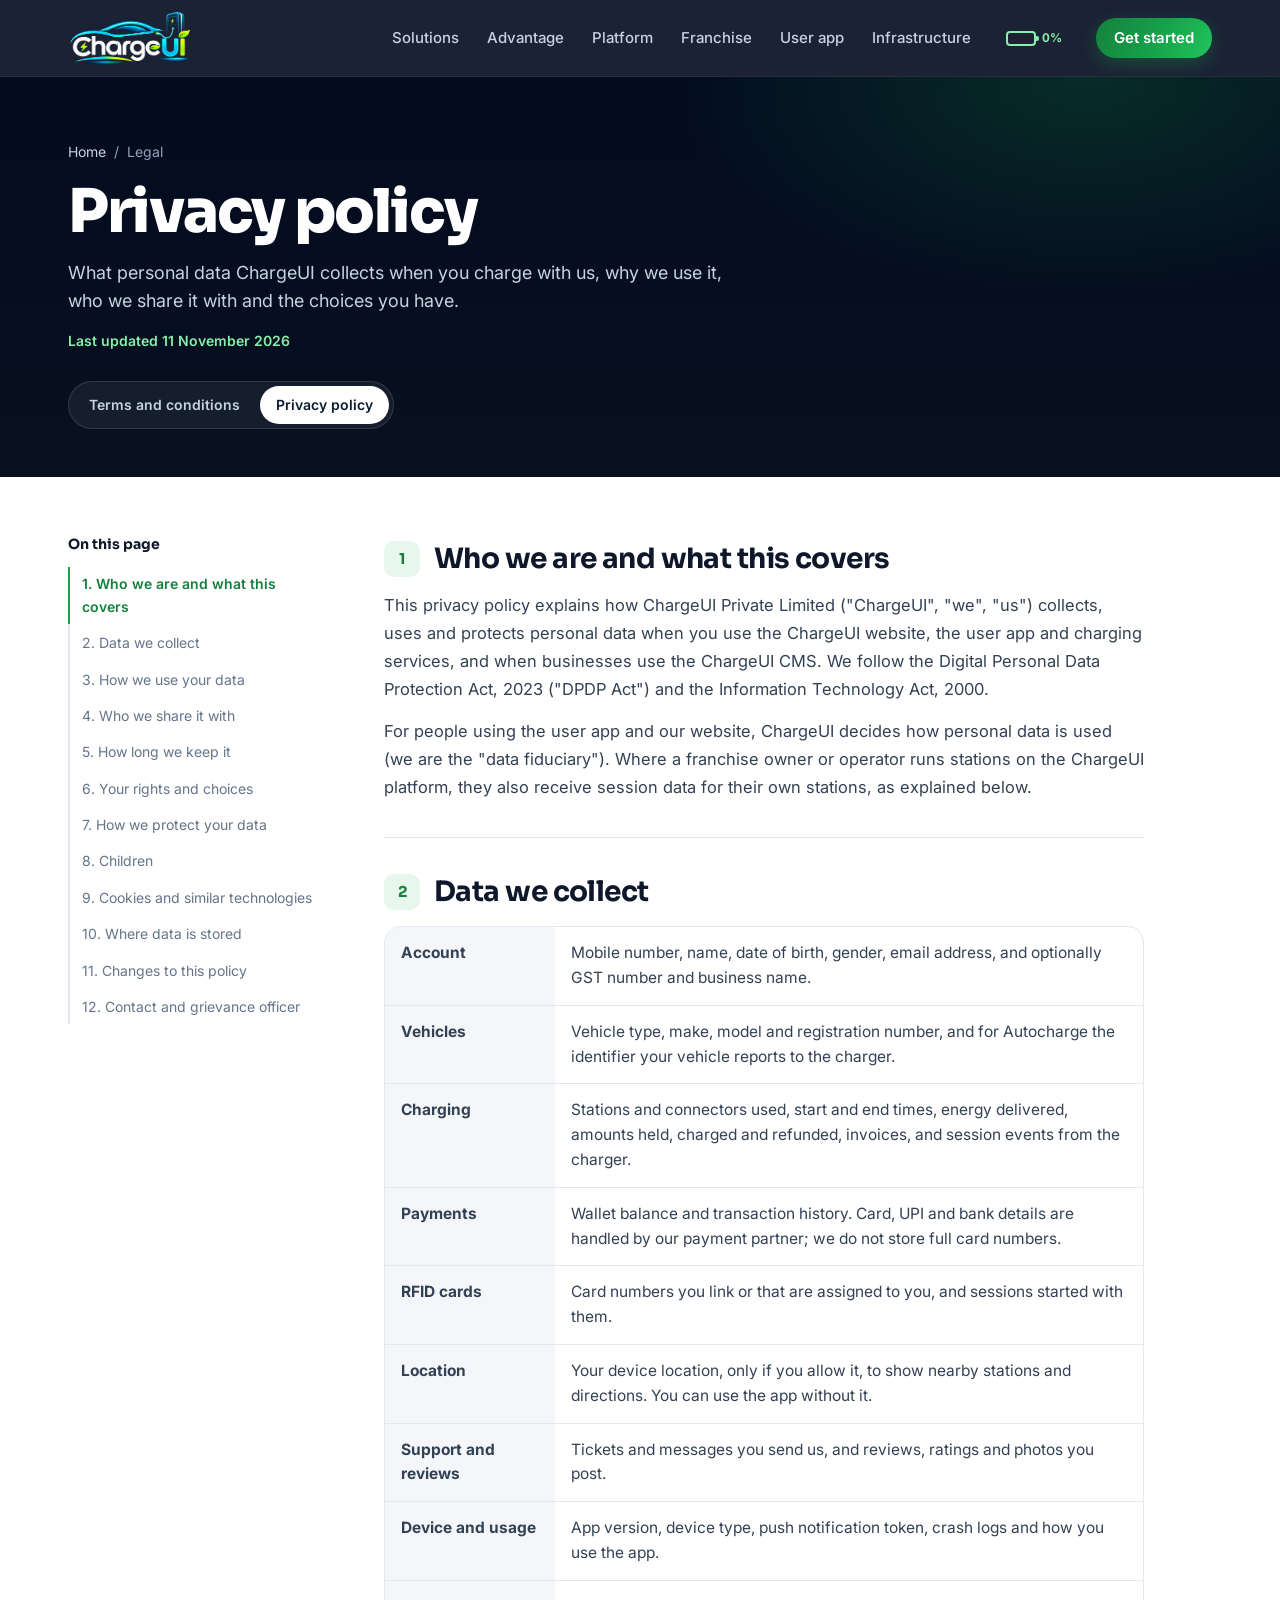
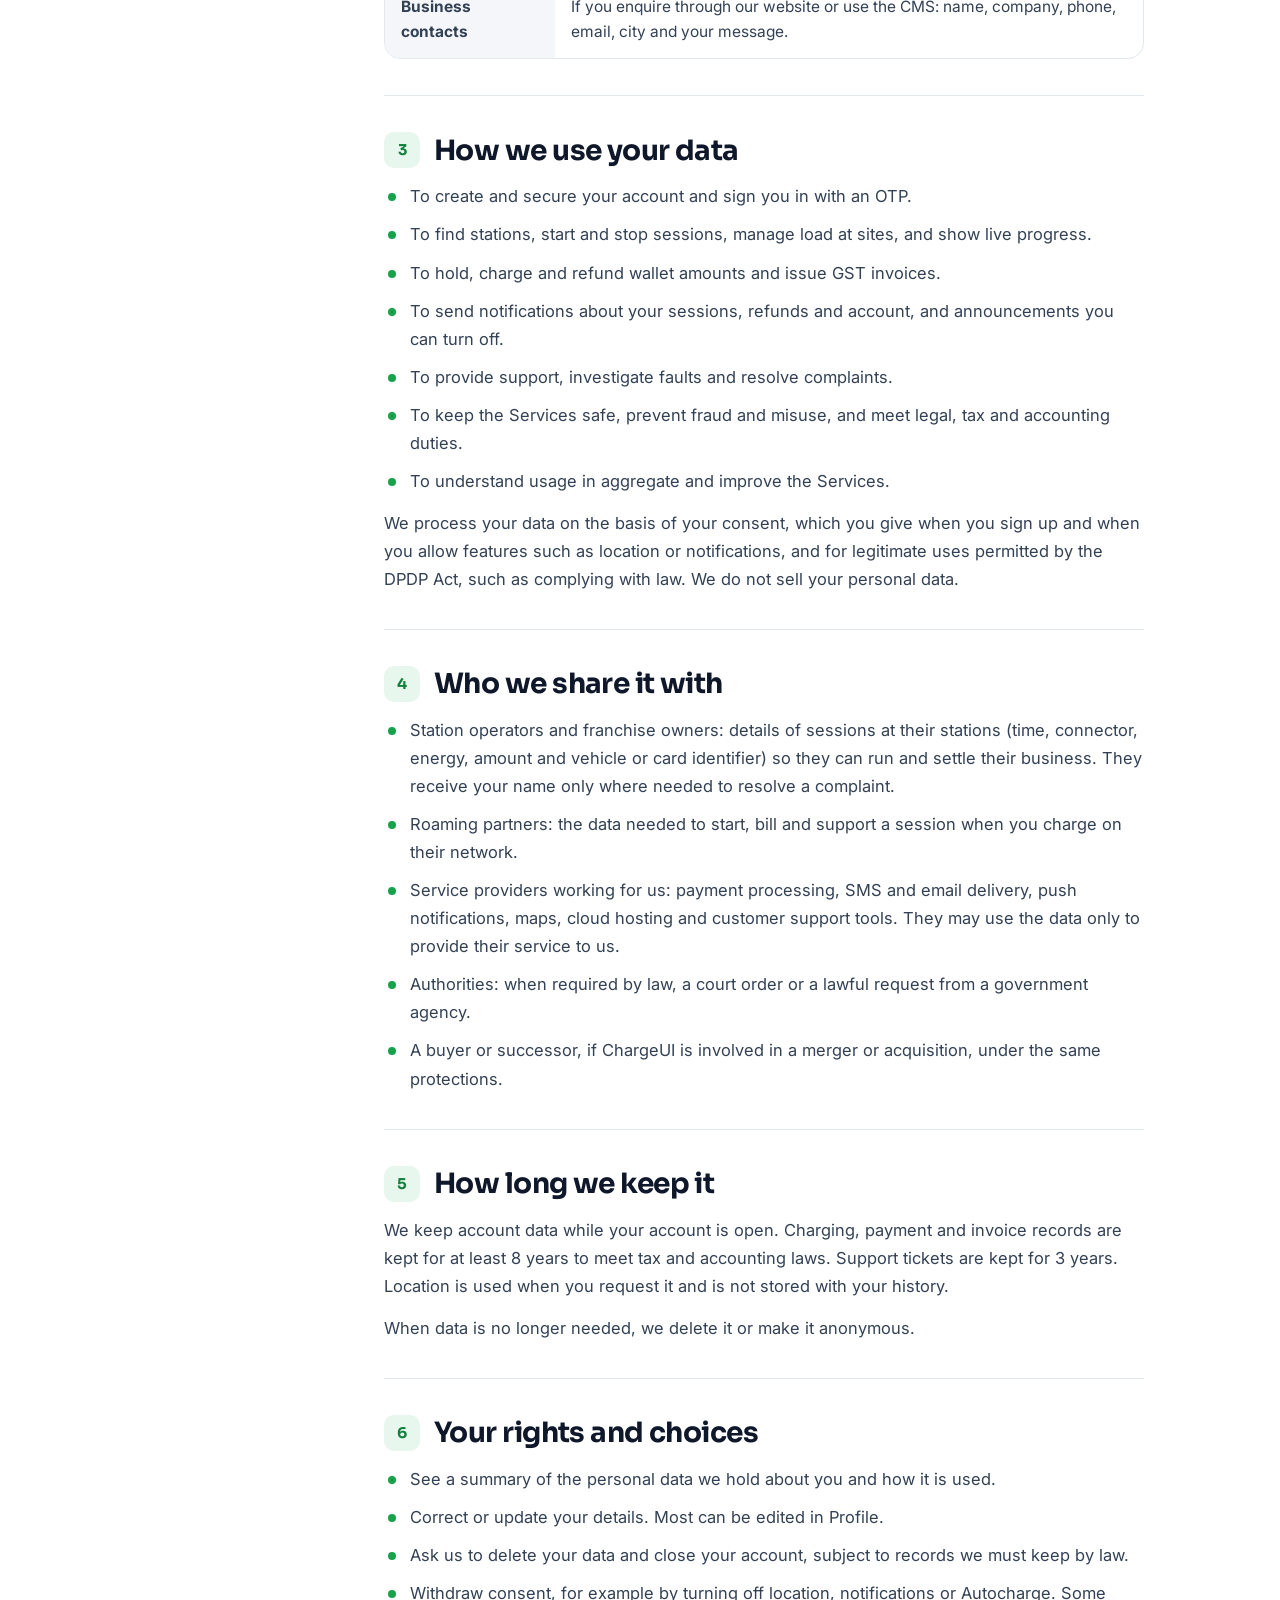
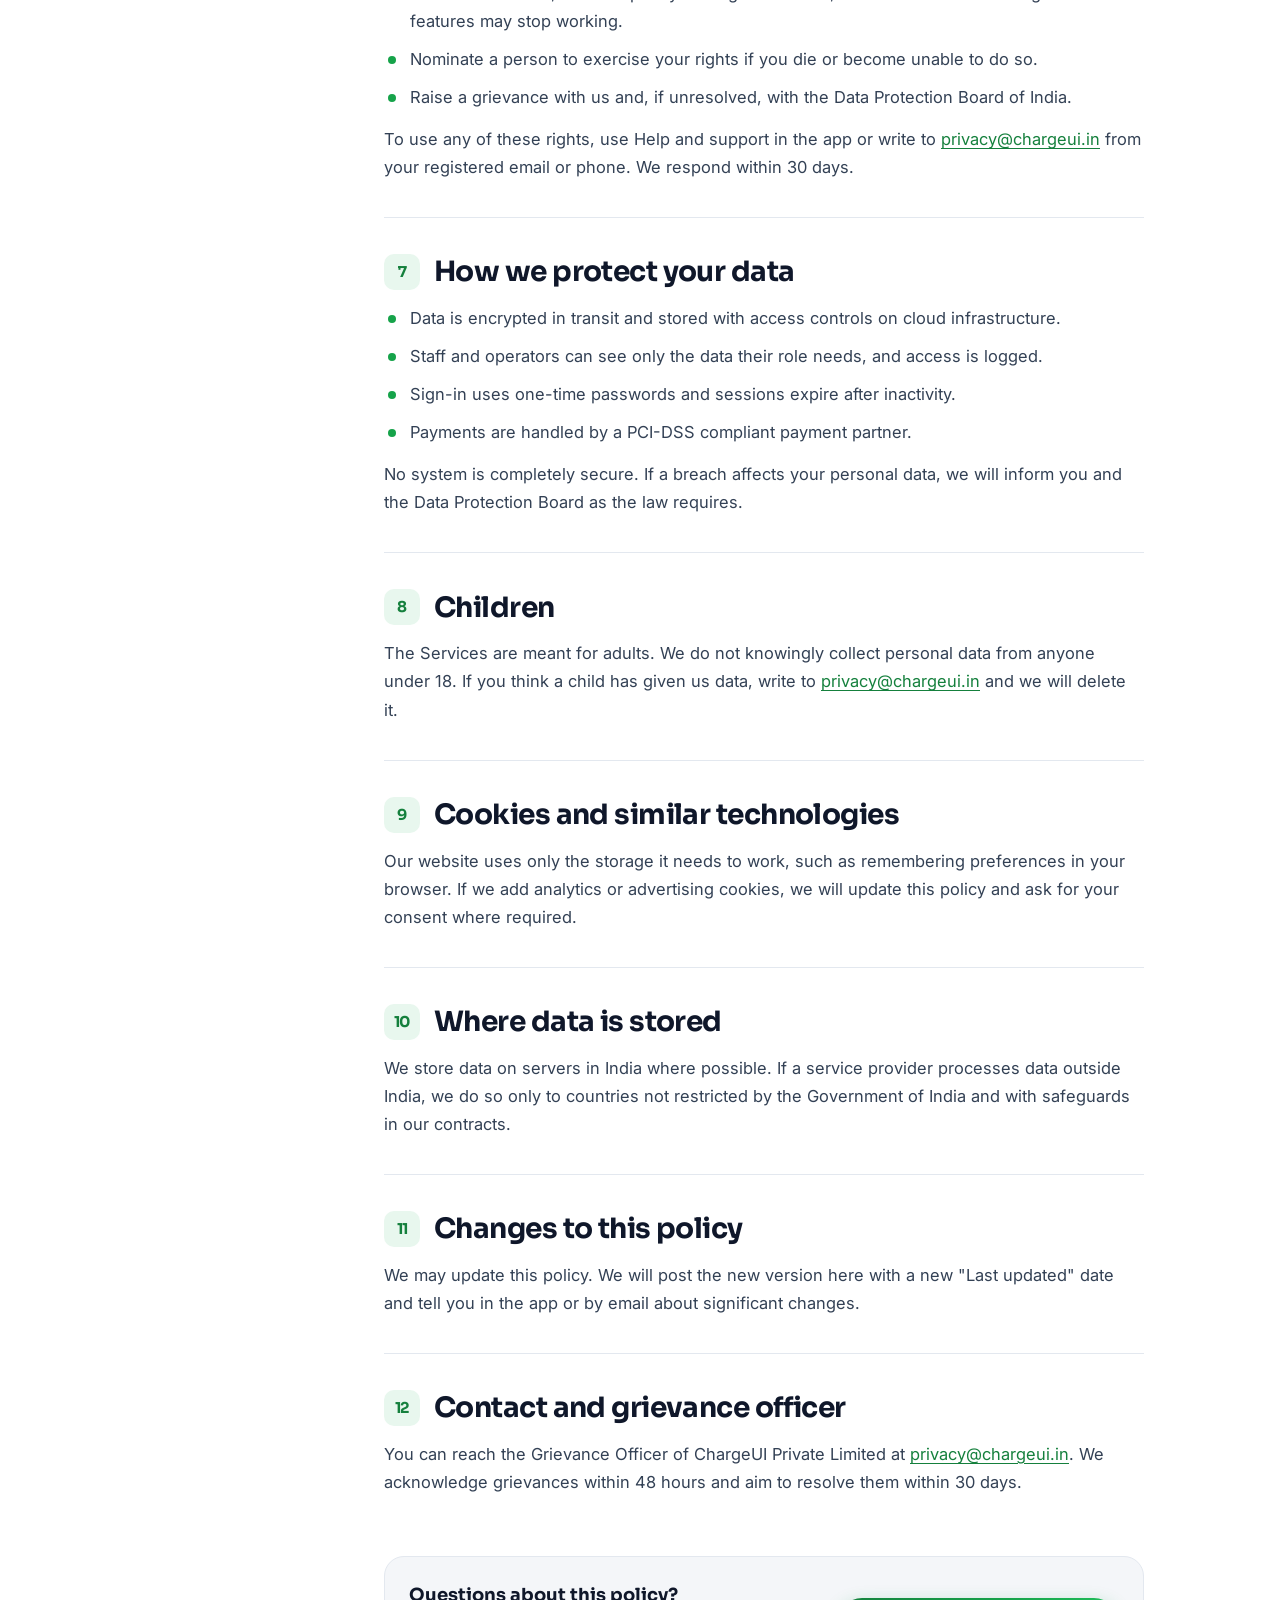
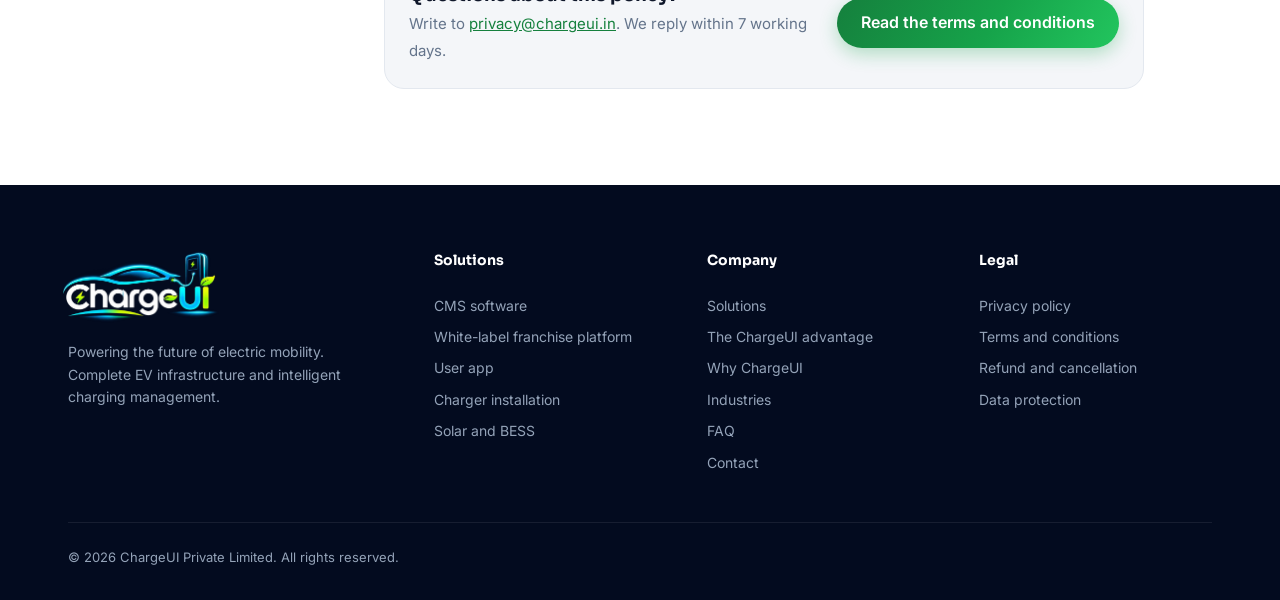
<file: privacy.html>
<!doctype html>
<html lang="en">
<head>
  <meta charset="utf-8">
  <meta name="viewport" content="width=device-width, initial-scale=1">
  <title>Privacy policy | ChargeUI</title>
  <meta name="description" content="What personal data ChargeUI collects when you charge with us, why we use it, who we share it with and the choices you have.">
  <meta name="theme-color" content="#030b1f">
  <link rel="icon" href="assets/favicon.png?v=2">
  <link rel="apple-touch-icon" href="assets/apple-touch-icon.png">
  <link rel="preconnect" href="https://fonts.googleapis.com">
  <link rel="preconnect" href="https://fonts.gstatic.com" crossorigin>
  <link href="https://fonts.googleapis.com/css2?family=Sora:wght@500;600;700;800&family=Inter:wght@400;500;600;700&display=swap" rel="stylesheet">
  <link rel="stylesheet" href="styles.css?v=21">
</head>
<body class="legal">
<header class="nav" id="nav">
  <div class="wrap nav-in">
    <a href="index.html" class="nav-logo" aria-label="ChargeUI home"><img src="assets/logo.png?v=2" alt="ChargeUI" width="640" height="298"></a>
    <nav aria-label="Main">
      <a href="index.html#what">Solutions</a>
      <a href="index.html#usp">Advantage</a>
      <a href="index.html#platform">Platform</a>
      <a href="index.html#franchise">Franchise</a>
      <a href="index.html#app">User app</a>
      <a href="index.html#infra">Infrastructure</a>
    </nav>
    <div class="nav-batt" aria-hidden="true" title="How far you've scrolled">
      <span class="batt"><span class="batt-fill" id="batt-fill"></span></span>
      <span class="batt-pct" id="batt-pct">0%</span>
    </div>
    <a href="index.html#contact" class="btn btn-sm btn-brand">Get started</a>
  </div>
</header>

<main>
  <section class="lg-hero">
    <div class="wrap">
      <nav class="lg-crumb" aria-label="Breadcrumb"><a href="index.html">Home</a><span aria-hidden="true">/</span><span>Legal</span></nav>
      <h1>Privacy policy</h1>
      <p class="lg-lead">What personal data ChargeUI collects when you charge with us, why we use it, who we share it with and the choices you have.</p>
      <p class="lg-meta">Last updated 11 November 2026</p>
      <div class="lg-switch"><a href="terms.html">Terms and conditions</a><a href="privacy.html" class="on" aria-current="page">Privacy policy</a></div>
    </div>
  </section>

  <div class="wrap lg-in">
    <aside class="lg-toc" aria-label="On this page">
      <p>On this page</p>
      <ol><li><a href="#scope">1. Who we are and what this covers</a></li><li><a href="#collect">2. Data we collect</a></li><li><a href="#use">3. How we use your data</a></li><li><a href="#share">4. Who we share it with</a></li><li><a href="#retention">5. How long we keep it</a></li><li><a href="#rights">6. Your rights and choices</a></li><li><a href="#security">7. How we protect your data</a></li><li><a href="#children">8. Children</a></li><li><a href="#cookies">9. Cookies and similar technologies</a></li><li><a href="#transfers">10. Where data is stored</a></li><li><a href="#changes">11. Changes to this policy</a></li><li><a href="#contact">12. Contact and grievance officer</a></li></ol>
    </aside>
    <article class="lg-body">
      <section class="lg-sec" id="scope"><h2><span class="lg-n">1</span>Who we are and what this covers</h2><p>This privacy policy explains how ChargeUI Private Limited ("ChargeUI", "we", "us") collects, uses and protects personal data when you use the ChargeUI website, the user app and charging services, and when businesses use the ChargeUI CMS. We follow the Digital Personal Data Protection Act, 2023 ("DPDP Act") and the Information Technology Act, 2000.</p><p>For people using the user app and our website, ChargeUI decides how personal data is used (we are the "data fiduciary"). Where a franchise owner or operator runs stations on the ChargeUI platform, they also receive session data for their own stations, as explained below.</p></section><section class="lg-sec" id="collect"><h2><span class="lg-n">2</span>Data we collect</h2><div class="lg-table" role="table" aria-label="Data we collect"><div class="lg-tr" role="row"><span role="cell"><b>Account</b></span><span role="cell">Mobile number, name, date of birth, gender, email address, and optionally GST number and business name.</span></div><div class="lg-tr" role="row"><span role="cell"><b>Vehicles</b></span><span role="cell">Vehicle type, make, model and registration number, and for Autocharge the identifier your vehicle reports to the charger.</span></div><div class="lg-tr" role="row"><span role="cell"><b>Charging</b></span><span role="cell">Stations and connectors used, start and end times, energy delivered, amounts held, charged and refunded, invoices, and session events from the charger.</span></div><div class="lg-tr" role="row"><span role="cell"><b>Payments</b></span><span role="cell">Wallet balance and transaction history. Card, UPI and bank details are handled by our payment partner; we do not store full card numbers.</span></div><div class="lg-tr" role="row"><span role="cell"><b>RFID cards</b></span><span role="cell">Card numbers you link or that are assigned to you, and sessions started with them.</span></div><div class="lg-tr" role="row"><span role="cell"><b>Location</b></span><span role="cell">Your device location, only if you allow it, to show nearby stations and directions. You can use the app without it.</span></div><div class="lg-tr" role="row"><span role="cell"><b>Support and reviews</b></span><span role="cell">Tickets and messages you send us, and reviews, ratings and photos you post.</span></div><div class="lg-tr" role="row"><span role="cell"><b>Device and usage</b></span><span role="cell">App version, device type, push notification token, crash logs and how you use the app.</span></div><div class="lg-tr" role="row"><span role="cell"><b>Business contacts</b></span><span role="cell">If you enquire through our website or use the CMS: name, company, phone, email, city and your message.</span></div></div></section><section class="lg-sec" id="use"><h2><span class="lg-n">3</span>How we use your data</h2><ul><li>To create and secure your account and sign you in with an OTP.</li><li>To find stations, start and stop sessions, manage load at sites, and show live progress.</li><li>To hold, charge and refund wallet amounts and issue GST invoices.</li><li>To send notifications about your sessions, refunds and account, and announcements you can turn off.</li><li>To provide support, investigate faults and resolve complaints.</li><li>To keep the Services safe, prevent fraud and misuse, and meet legal, tax and accounting duties.</li><li>To understand usage in aggregate and improve the Services.</li></ul><p>We process your data on the basis of your consent, which you give when you sign up and when you allow features such as location or notifications, and for legitimate uses permitted by the DPDP Act, such as complying with law. We do not sell your personal data.</p></section><section class="lg-sec" id="share"><h2><span class="lg-n">4</span>Who we share it with</h2><ul><li>Station operators and franchise owners: details of sessions at their stations (time, connector, energy, amount and vehicle or card identifier) so they can run and settle their business. They receive your name only where needed to resolve a complaint.</li><li>Roaming partners: the data needed to start, bill and support a session when you charge on their network.</li><li>Service providers working for us: payment processing, SMS and email delivery, push notifications, maps, cloud hosting and customer support tools. They may use the data only to provide their service to us.</li><li>Authorities: when required by law, a court order or a lawful request from a government agency.</li><li>A buyer or successor, if ChargeUI is involved in a merger or acquisition, under the same protections.</li></ul></section><section class="lg-sec" id="retention"><h2><span class="lg-n">5</span>How long we keep it</h2><p>We keep account data while your account is open. Charging, payment and invoice records are kept for at least 8 years to meet tax and accounting laws. Support tickets are kept for 3 years. Location is used when you request it and is not stored with your history.</p><p>When data is no longer needed, we delete it or make it anonymous.</p></section><section class="lg-sec" id="rights"><h2><span class="lg-n">6</span>Your rights and choices</h2><ul><li>See a summary of the personal data we hold about you and how it is used.</li><li>Correct or update your details. Most can be edited in Profile.</li><li>Ask us to delete your data and close your account, subject to records we must keep by law.</li><li>Withdraw consent, for example by turning off location, notifications or Autocharge. Some features may stop working.</li><li>Nominate a person to exercise your rights if you die or become unable to do so.</li><li>Raise a grievance with us and, if unresolved, with the Data Protection Board of India.</li></ul><p>To use any of these rights, use Help and support in the app or write to <a href="mailto:privacy@chargeui.in">privacy@chargeui.in</a> from your registered email or phone. We respond within 30 days.</p></section><section class="lg-sec" id="security"><h2><span class="lg-n">7</span>How we protect your data</h2><ul><li>Data is encrypted in transit and stored with access controls on cloud infrastructure.</li><li>Staff and operators can see only the data their role needs, and access is logged.</li><li>Sign-in uses one-time passwords and sessions expire after inactivity.</li><li>Payments are handled by a PCI-DSS compliant payment partner.</li></ul><p>No system is completely secure. If a breach affects your personal data, we will inform you and the Data Protection Board as the law requires.</p></section><section class="lg-sec" id="children"><h2><span class="lg-n">8</span>Children</h2><p>The Services are meant for adults. We do not knowingly collect personal data from anyone under 18. If you think a child has given us data, write to <a href="mailto:privacy@chargeui.in">privacy@chargeui.in</a> and we will delete it.</p></section><section class="lg-sec" id="cookies"><h2><span class="lg-n">9</span>Cookies and similar technologies</h2><p>Our website uses only the storage it needs to work, such as remembering preferences in your browser. If we add analytics or advertising cookies, we will update this policy and ask for your consent where required.</p></section><section class="lg-sec" id="transfers"><h2><span class="lg-n">10</span>Where data is stored</h2><p>We store data on servers in India where possible. If a service provider processes data outside India, we do so only to countries not restricted by the Government of India and with safeguards in our contracts.</p></section><section class="lg-sec" id="changes"><h2><span class="lg-n">11</span>Changes to this policy</h2><p>We may update this policy. We will post the new version here with a new "Last updated" date and tell you in the app or by email about significant changes.</p></section><section class="lg-sec" id="contact"><h2><span class="lg-n">12</span>Contact and grievance officer</h2><p>You can reach the Grievance Officer of ChargeUI Private Limited at <a href="mailto:privacy@chargeui.in">privacy@chargeui.in</a>. We acknowledge grievances within 48 hours and aim to resolve them within 30 days.</p></section>
      <div class="lg-end">
        <div><b>Questions about this policy?</b><span>Write to <a href="mailto:privacy@chargeui.in">privacy@chargeui.in</a>. We reply within 7 working days.</span></div>
        <a class="btn btn-brand" href="terms.html">Read the terms and conditions</a>
      </div>
    </article>
  </div>
</main>

<footer class="footer">
  <div class="wrap">
    <div class="foot-top">
      <div class="foot-brand">
        <img src="assets/logo.png?v=2" alt="ChargeUI" class="footer-logo" width="640" height="298">
        <p>Powering the future of electric mobility. Complete EV infrastructure and intelligent charging management.</p>
      </div>
      <div><h5>Solutions</h5><a href="index.html#platform">CMS software</a><a href="index.html#franchise">White-label franchise platform</a><a href="index.html#app">User app</a><a href="index.html#infra">Charger installation</a><a href="index.html#infra">Solar and BESS</a></div>
      <div><h5>Company</h5><a href="index.html#what">Solutions</a><a href="index.html#usp">The ChargeUI advantage</a><a href="index.html#why">Why ChargeUI</a><a href="index.html#industries">Industries</a><a href="index.html#faq">FAQ</a><a href="index.html#contact">Contact</a></div>
      <div><h5>Legal</h5><a href="privacy.html">Privacy policy</a><a href="terms.html">Terms and conditions</a><a href="terms.html#refunds">Refund and cancellation</a><a href="privacy.html#security">Data protection</a></div>
    </div>
    <p class="foot-copy">© 2026 ChargeUI Private Limited. All rights reserved.</p>
  </div>
</footer>

<script src="legal.js?v=1"></script>
</body>
</html>
</file>
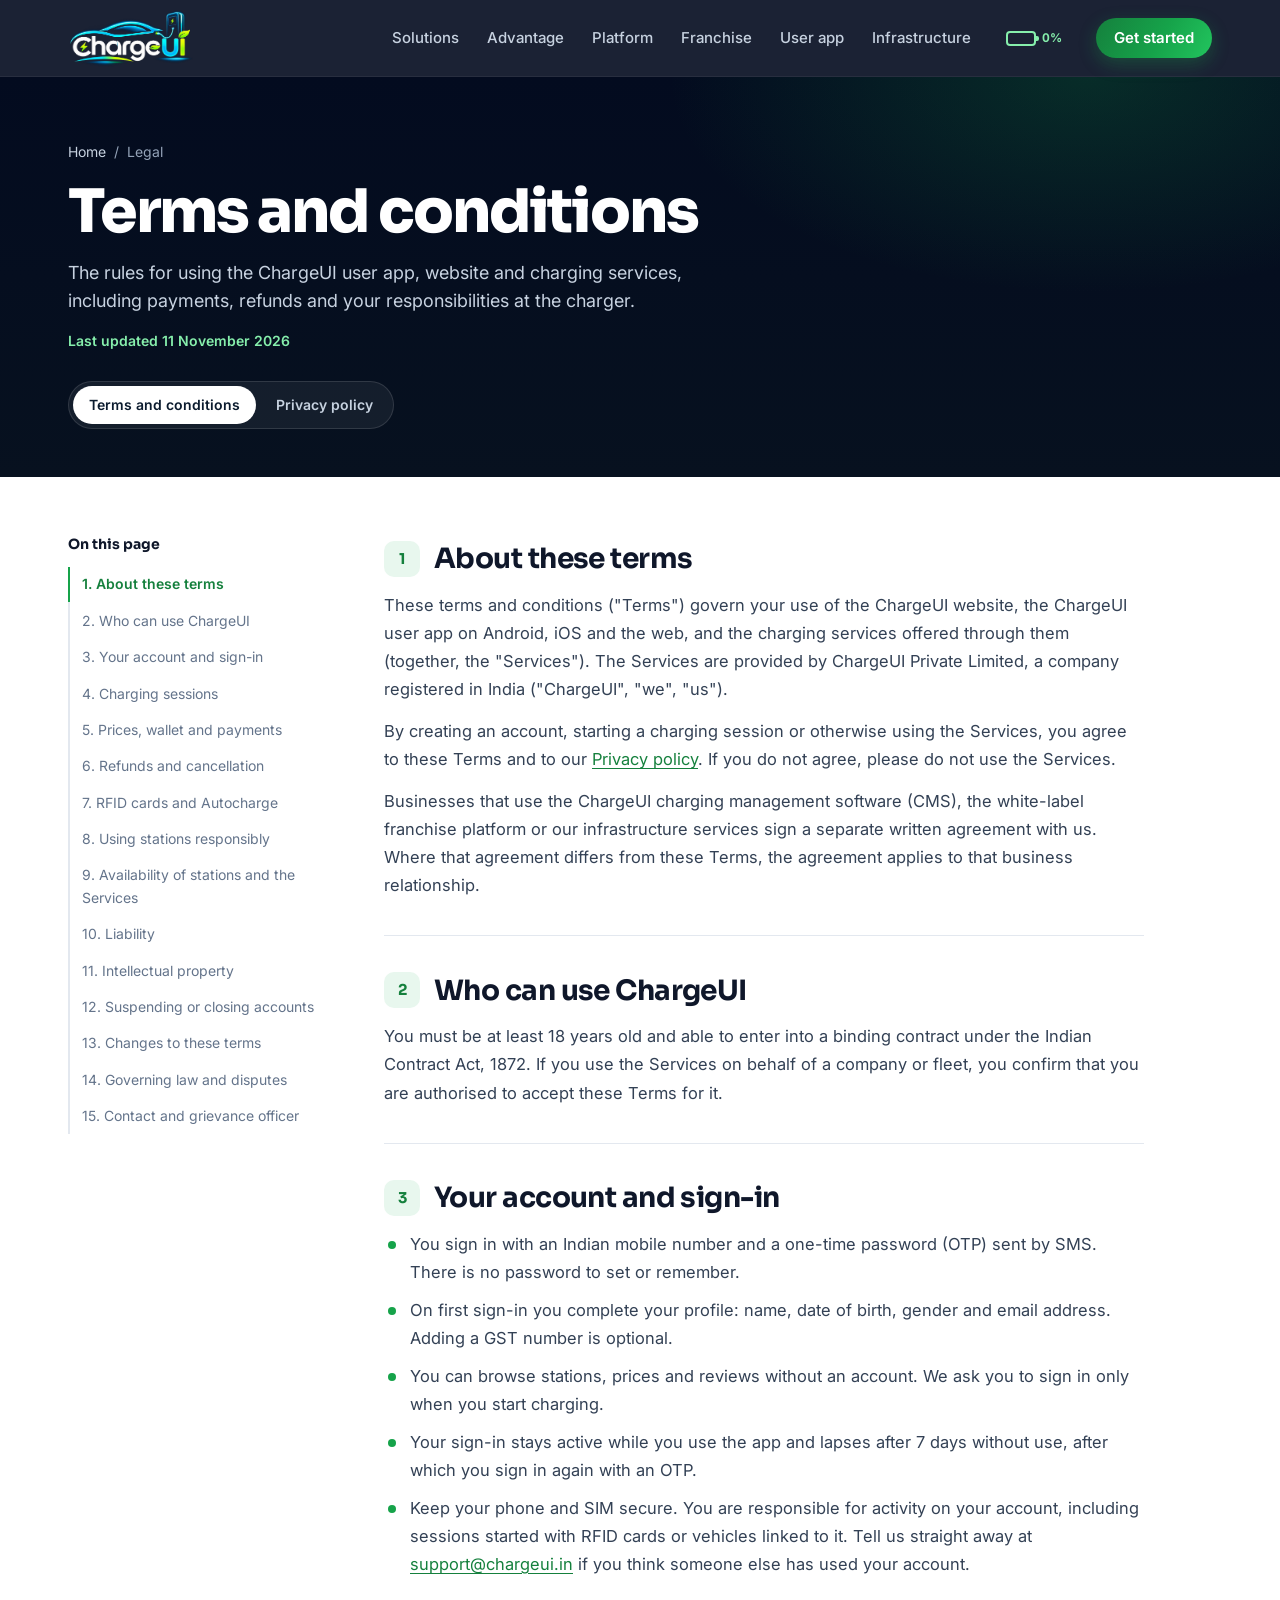
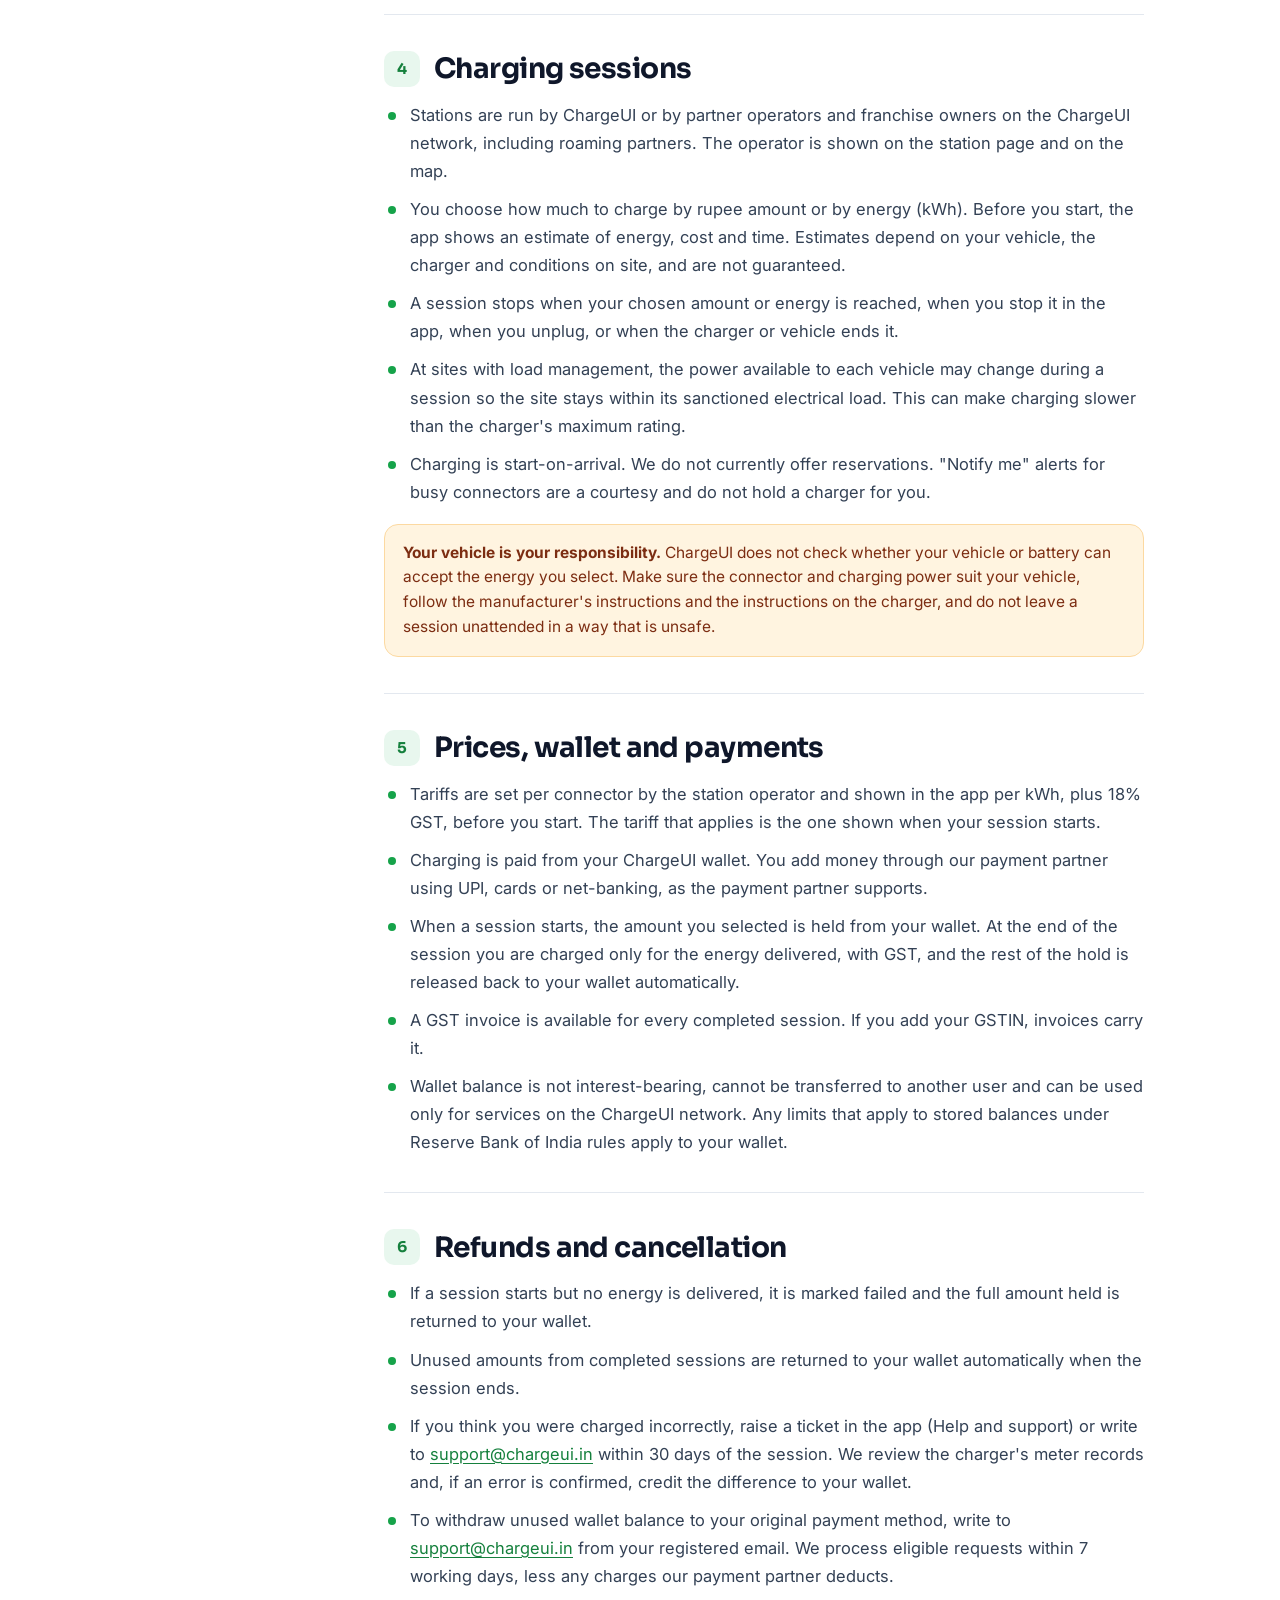
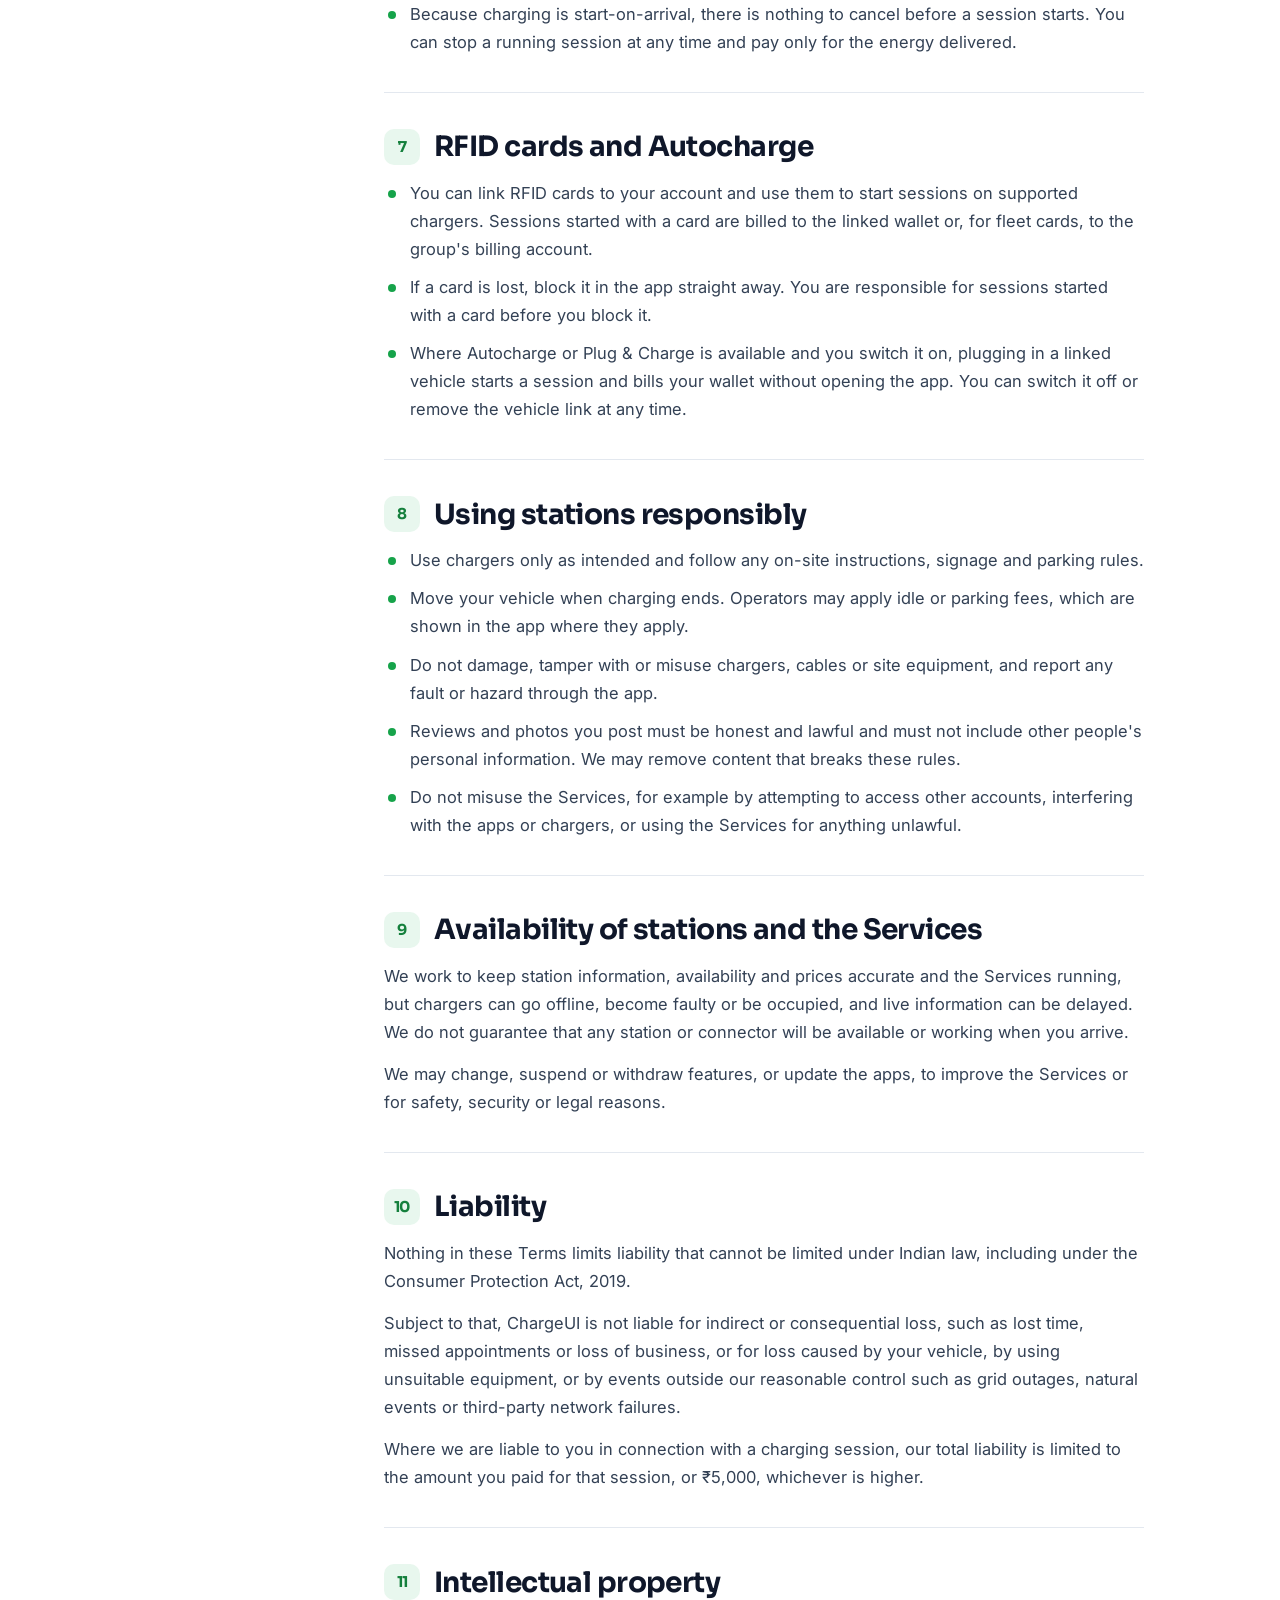
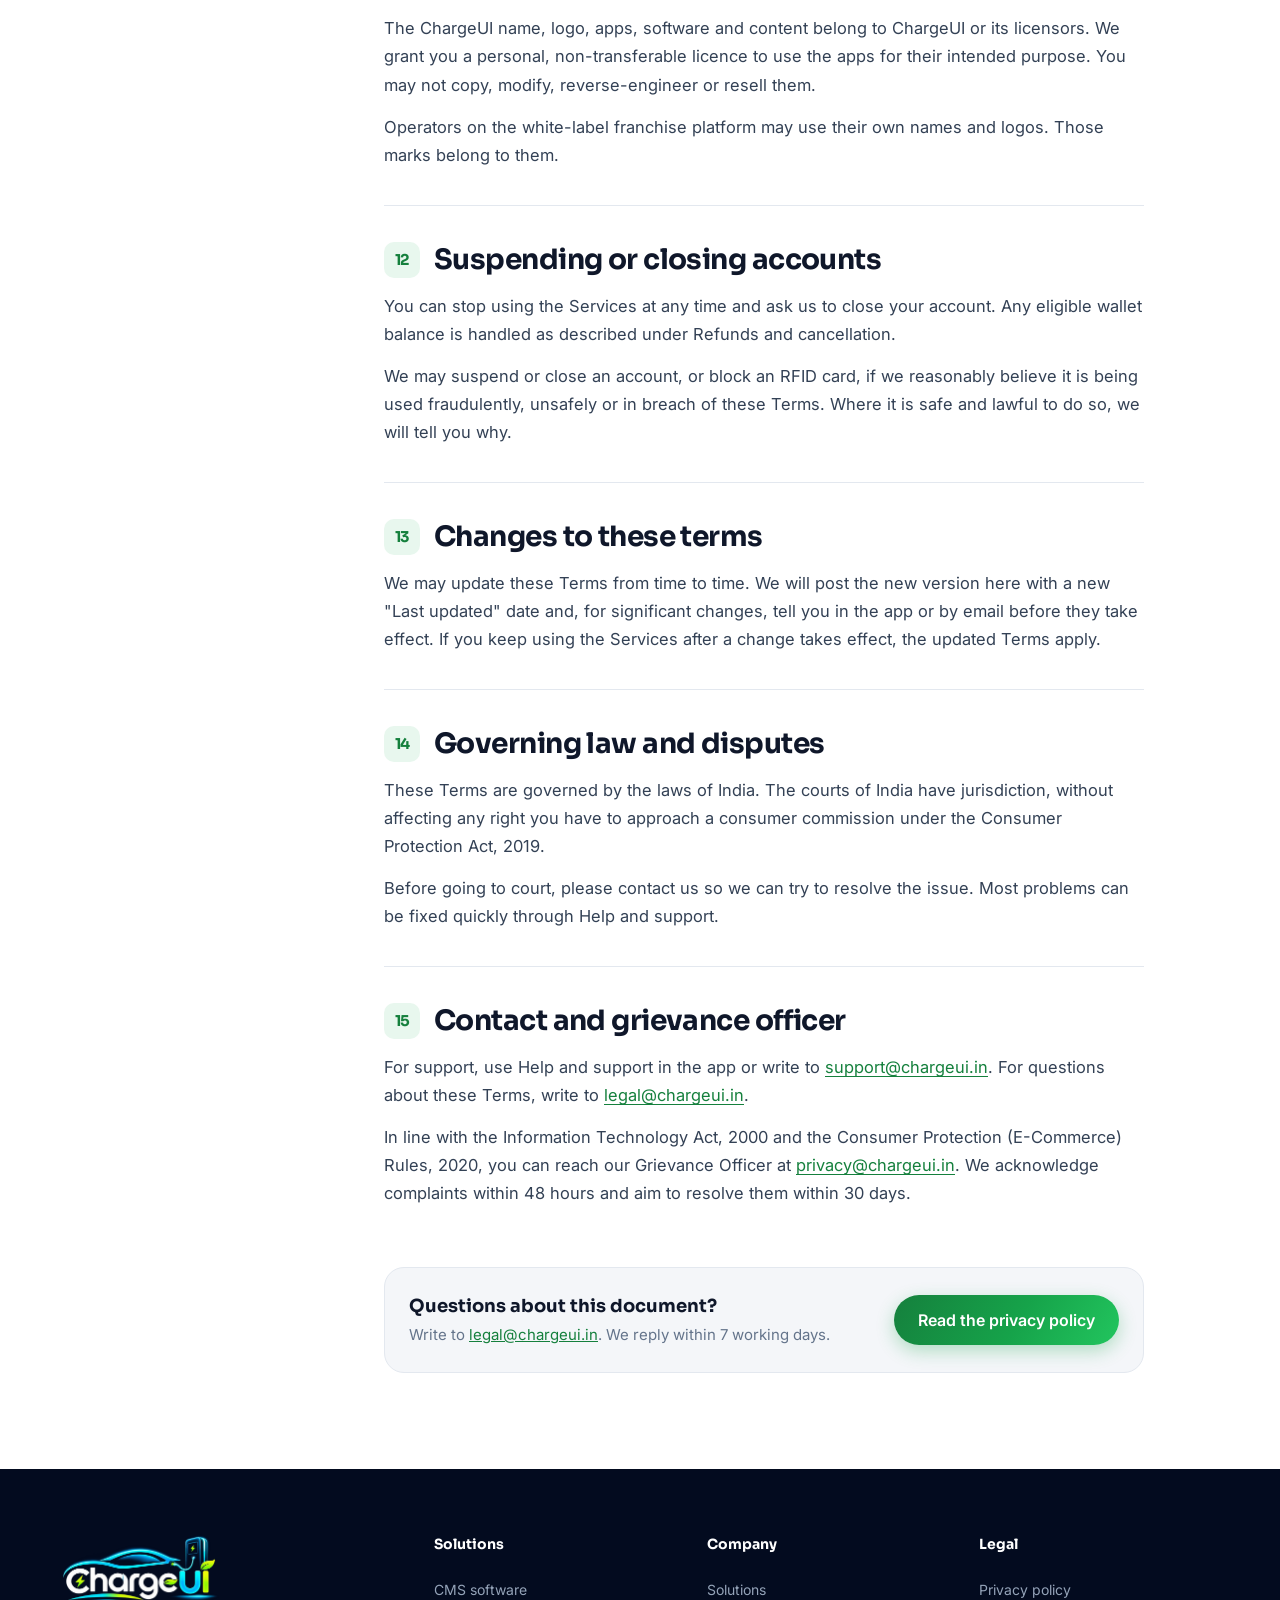
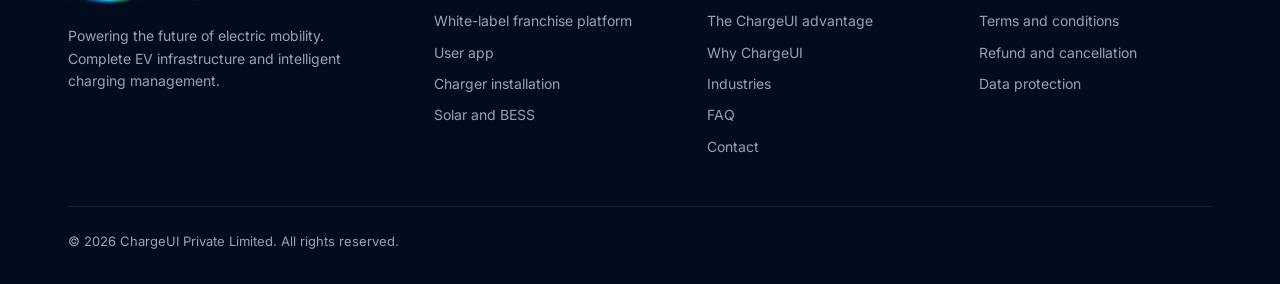
<file: terms.html>
<!doctype html>
<html lang="en">
<head>
  <meta charset="utf-8">
  <meta name="viewport" content="width=device-width, initial-scale=1">
  <title>Terms and conditions | ChargeUI</title>
  <meta name="description" content="The rules for using the ChargeUI user app, website and charging services, including payments, refunds and your responsibilities at the charger.">
  <meta name="theme-color" content="#030b1f">
  <link rel="icon" href="assets/favicon.png?v=2">
  <link rel="apple-touch-icon" href="assets/apple-touch-icon.png">
  <link rel="preconnect" href="https://fonts.googleapis.com">
  <link rel="preconnect" href="https://fonts.gstatic.com" crossorigin>
  <link href="https://fonts.googleapis.com/css2?family=Sora:wght@500;600;700;800&family=Inter:wght@400;500;600;700&display=swap" rel="stylesheet">
  <link rel="stylesheet" href="styles.css?v=21">
</head>
<body class="legal">
<header class="nav" id="nav">
  <div class="wrap nav-in">
    <a href="index.html" class="nav-logo" aria-label="ChargeUI home"><img src="assets/logo.png?v=2" alt="ChargeUI" width="640" height="298"></a>
    <nav aria-label="Main">
      <a href="index.html#what">Solutions</a>
      <a href="index.html#usp">Advantage</a>
      <a href="index.html#platform">Platform</a>
      <a href="index.html#franchise">Franchise</a>
      <a href="index.html#app">User app</a>
      <a href="index.html#infra">Infrastructure</a>
    </nav>
    <div class="nav-batt" aria-hidden="true" title="How far you've scrolled">
      <span class="batt"><span class="batt-fill" id="batt-fill"></span></span>
      <span class="batt-pct" id="batt-pct">0%</span>
    </div>
    <a href="index.html#contact" class="btn btn-sm btn-brand">Get started</a>
  </div>
</header>

<main>
  <section class="lg-hero">
    <div class="wrap">
      <nav class="lg-crumb" aria-label="Breadcrumb"><a href="index.html">Home</a><span aria-hidden="true">/</span><span>Legal</span></nav>
      <h1>Terms and conditions</h1>
      <p class="lg-lead">The rules for using the ChargeUI user app, website and charging services, including payments, refunds and your responsibilities at the charger.</p>
      <p class="lg-meta">Last updated 11 November 2026</p>
      <div class="lg-switch"><a href="terms.html" class="on" aria-current="page">Terms and conditions</a><a href="privacy.html">Privacy policy</a></div>
    </div>
  </section>

  <div class="wrap lg-in">
    <aside class="lg-toc" aria-label="On this page">
      <p>On this page</p>
      <ol><li><a href="#about">1. About these terms</a></li><li><a href="#eligibility">2. Who can use ChargeUI</a></li><li><a href="#account">3. Your account and sign-in</a></li><li><a href="#charging">4. Charging sessions</a></li><li><a href="#pricing">5. Prices, wallet and payments</a></li><li><a href="#refunds">6. Refunds and cancellation</a></li><li><a href="#rfid">7. RFID cards and Autocharge</a></li><li><a href="#conduct">8. Using stations responsibly</a></li><li><a href="#availability">9. Availability of stations and the Services</a></li><li><a href="#liability">10. Liability</a></li><li><a href="#ip">11. Intellectual property</a></li><li><a href="#suspension">12. Suspending or closing accounts</a></li><li><a href="#changes">13. Changes to these terms</a></li><li><a href="#law">14. Governing law and disputes</a></li><li><a href="#grievance">15. Contact and grievance officer</a></li></ol>
    </aside>
    <article class="lg-body">
      <section class="lg-sec" id="about"><h2><span class="lg-n">1</span>About these terms</h2><p>These terms and conditions ("Terms") govern your use of the ChargeUI website, the ChargeUI user app on Android, iOS and the web, and the charging services offered through them (together, the "Services"). The Services are provided by ChargeUI Private Limited, a company registered in India ("ChargeUI", "we", "us").</p><p>By creating an account, starting a charging session or otherwise using the Services, you agree to these Terms and to our <a href="privacy.html">Privacy policy</a>. If you do not agree, please do not use the Services.</p><p>Businesses that use the ChargeUI charging management software (CMS), the white-label franchise platform or our infrastructure services sign a separate written agreement with us. Where that agreement differs from these Terms, the agreement applies to that business relationship.</p></section><section class="lg-sec" id="eligibility"><h2><span class="lg-n">2</span>Who can use ChargeUI</h2><p>You must be at least 18 years old and able to enter into a binding contract under the Indian Contract Act, 1872. If you use the Services on behalf of a company or fleet, you confirm that you are authorised to accept these Terms for it.</p></section><section class="lg-sec" id="account"><h2><span class="lg-n">3</span>Your account and sign-in</h2><ul><li>You sign in with an Indian mobile number and a one-time password (OTP) sent by SMS. There is no password to set or remember.</li><li>On first sign-in you complete your profile: name, date of birth, gender and email address. Adding a GST number is optional.</li><li>You can browse stations, prices and reviews without an account. We ask you to sign in only when you start charging.</li><li>Your sign-in stays active while you use the app and lapses after 7 days without use, after which you sign in again with an OTP.</li><li>Keep your phone and SIM secure. You are responsible for activity on your account, including sessions started with RFID cards or vehicles linked to it. Tell us straight away at <a href="mailto:support@chargeui.in">support@chargeui.in</a> if you think someone else has used your account.</li></ul></section><section class="lg-sec" id="charging"><h2><span class="lg-n">4</span>Charging sessions</h2><ul><li>Stations are run by ChargeUI or by partner operators and franchise owners on the ChargeUI network, including roaming partners. The operator is shown on the station page and on the map.</li><li>You choose how much to charge by rupee amount or by energy (kWh). Before you start, the app shows an estimate of energy, cost and time. Estimates depend on your vehicle, the charger and conditions on site, and are not guaranteed.</li><li>A session stops when your chosen amount or energy is reached, when you stop it in the app, when you unplug, or when the charger or vehicle ends it.</li><li>At sites with load management, the power available to each vehicle may change during a session so the site stays within its sanctioned electrical load. This can make charging slower than the charger's maximum rating.</li><li>Charging is start-on-arrival. We do not currently offer reservations. "Notify me" alerts for busy connectors are a courtesy and do not hold a charger for you.</li></ul><div class="lg-note"><b>Your vehicle is your responsibility.</b> ChargeUI does not check whether your vehicle or battery can accept the energy you select. Make sure the connector and charging power suit your vehicle, follow the manufacturer's instructions and the instructions on the charger, and do not leave a session unattended in a way that is unsafe.</div></section><section class="lg-sec" id="pricing"><h2><span class="lg-n">5</span>Prices, wallet and payments</h2><ul><li>Tariffs are set per connector by the station operator and shown in the app per kWh, plus 18% GST, before you start. The tariff that applies is the one shown when your session starts.</li><li>Charging is paid from your ChargeUI wallet. You add money through our payment partner using UPI, cards or net-banking, as the payment partner supports.</li><li>When a session starts, the amount you selected is held from your wallet. At the end of the session you are charged only for the energy delivered, with GST, and the rest of the hold is released back to your wallet automatically.</li><li>A GST invoice is available for every completed session. If you add your GSTIN, invoices carry it.</li><li>Wallet balance is not interest-bearing, cannot be transferred to another user and can be used only for services on the ChargeUI network. Any limits that apply to stored balances under Reserve Bank of India rules apply to your wallet.</li></ul></section><section class="lg-sec" id="refunds"><h2><span class="lg-n">6</span>Refunds and cancellation</h2><ul><li>If a session starts but no energy is delivered, it is marked failed and the full amount held is returned to your wallet.</li><li>Unused amounts from completed sessions are returned to your wallet automatically when the session ends.</li><li>If you think you were charged incorrectly, raise a ticket in the app (Help and support) or write to <a href="mailto:support@chargeui.in">support@chargeui.in</a> within 30 days of the session. We review the charger's meter records and, if an error is confirmed, credit the difference to your wallet.</li><li>To withdraw unused wallet balance to your original payment method, write to <a href="mailto:support@chargeui.in">support@chargeui.in</a> from your registered email. We process eligible requests within 7 working days, less any charges our payment partner deducts.</li><li>Because charging is start-on-arrival, there is nothing to cancel before a session starts. You can stop a running session at any time and pay only for the energy delivered.</li></ul></section><section class="lg-sec" id="rfid"><h2><span class="lg-n">7</span>RFID cards and Autocharge</h2><ul><li>You can link RFID cards to your account and use them to start sessions on supported chargers. Sessions started with a card are billed to the linked wallet or, for fleet cards, to the group's billing account.</li><li>If a card is lost, block it in the app straight away. You are responsible for sessions started with a card before you block it.</li><li>Where Autocharge or Plug &amp; Charge is available and you switch it on, plugging in a linked vehicle starts a session and bills your wallet without opening the app. You can switch it off or remove the vehicle link at any time.</li></ul></section><section class="lg-sec" id="conduct"><h2><span class="lg-n">8</span>Using stations responsibly</h2><ul><li>Use chargers only as intended and follow any on-site instructions, signage and parking rules.</li><li>Move your vehicle when charging ends. Operators may apply idle or parking fees, which are shown in the app where they apply.</li><li>Do not damage, tamper with or misuse chargers, cables or site equipment, and report any fault or hazard through the app.</li><li>Reviews and photos you post must be honest and lawful and must not include other people's personal information. We may remove content that breaks these rules.</li><li>Do not misuse the Services, for example by attempting to access other accounts, interfering with the apps or chargers, or using the Services for anything unlawful.</li></ul></section><section class="lg-sec" id="availability"><h2><span class="lg-n">9</span>Availability of stations and the Services</h2><p>We work to keep station information, availability and prices accurate and the Services running, but chargers can go offline, become faulty or be occupied, and live information can be delayed. We do not guarantee that any station or connector will be available or working when you arrive.</p><p>We may change, suspend or withdraw features, or update the apps, to improve the Services or for safety, security or legal reasons.</p></section><section class="lg-sec" id="liability"><h2><span class="lg-n">10</span>Liability</h2><p>Nothing in these Terms limits liability that cannot be limited under Indian law, including under the Consumer Protection Act, 2019.</p><p>Subject to that, ChargeUI is not liable for indirect or consequential loss, such as lost time, missed appointments or loss of business, or for loss caused by your vehicle, by using unsuitable equipment, or by events outside our reasonable control such as grid outages, natural events or third-party network failures.</p><p>Where we are liable to you in connection with a charging session, our total liability is limited to the amount you paid for that session, or ₹5,000, whichever is higher.</p></section><section class="lg-sec" id="ip"><h2><span class="lg-n">11</span>Intellectual property</h2><p>The ChargeUI name, logo, apps, software and content belong to ChargeUI or its licensors. We grant you a personal, non-transferable licence to use the apps for their intended purpose. You may not copy, modify, reverse-engineer or resell them.</p><p>Operators on the white-label franchise platform may use their own names and logos. Those marks belong to them.</p></section><section class="lg-sec" id="suspension"><h2><span class="lg-n">12</span>Suspending or closing accounts</h2><p>You can stop using the Services at any time and ask us to close your account. Any eligible wallet balance is handled as described under Refunds and cancellation.</p><p>We may suspend or close an account, or block an RFID card, if we reasonably believe it is being used fraudulently, unsafely or in breach of these Terms. Where it is safe and lawful to do so, we will tell you why.</p></section><section class="lg-sec" id="changes"><h2><span class="lg-n">13</span>Changes to these terms</h2><p>We may update these Terms from time to time. We will post the new version here with a new "Last updated" date and, for significant changes, tell you in the app or by email before they take effect. If you keep using the Services after a change takes effect, the updated Terms apply.</p></section><section class="lg-sec" id="law"><h2><span class="lg-n">14</span>Governing law and disputes</h2><p>These Terms are governed by the laws of India. The courts of India have jurisdiction, without affecting any right you have to approach a consumer commission under the Consumer Protection Act, 2019.</p><p>Before going to court, please contact us so we can try to resolve the issue. Most problems can be fixed quickly through Help and support.</p></section><section class="lg-sec" id="grievance"><h2><span class="lg-n">15</span>Contact and grievance officer</h2><p>For support, use Help and support in the app or write to <a href="mailto:support@chargeui.in">support@chargeui.in</a>. For questions about these Terms, write to <a href="mailto:legal@chargeui.in">legal@chargeui.in</a>.</p><p>In line with the Information Technology Act, 2000 and the Consumer Protection (E-Commerce) Rules, 2020, you can reach our Grievance Officer at <a href="mailto:privacy@chargeui.in">privacy@chargeui.in</a>. We acknowledge complaints within 48 hours and aim to resolve them within 30 days.</p></section>
      <div class="lg-end">
        <div><b>Questions about this document?</b><span>Write to <a href="mailto:legal@chargeui.in">legal@chargeui.in</a>. We reply within 7 working days.</span></div>
        <a class="btn btn-brand" href="privacy.html">Read the privacy policy</a>
      </div>
    </article>
  </div>
</main>

<footer class="footer">
  <div class="wrap">
    <div class="foot-top">
      <div class="foot-brand">
        <img src="assets/logo.png?v=2" alt="ChargeUI" class="footer-logo" width="640" height="298">
        <p>Powering the future of electric mobility. Complete EV infrastructure and intelligent charging management.</p>
      </div>
      <div><h5>Solutions</h5><a href="index.html#platform">CMS software</a><a href="index.html#franchise">White-label franchise platform</a><a href="index.html#app">User app</a><a href="index.html#infra">Charger installation</a><a href="index.html#infra">Solar and BESS</a></div>
      <div><h5>Company</h5><a href="index.html#what">Solutions</a><a href="index.html#usp">The ChargeUI advantage</a><a href="index.html#why">Why ChargeUI</a><a href="index.html#industries">Industries</a><a href="index.html#faq">FAQ</a><a href="index.html#contact">Contact</a></div>
      <div><h5>Legal</h5><a href="privacy.html">Privacy policy</a><a href="terms.html">Terms and conditions</a><a href="terms.html#refunds">Refund and cancellation</a><a href="privacy.html#security">Data protection</a></div>
    </div>
    <p class="foot-copy">© 2026 ChargeUI Private Limited. All rights reserved.</p>
  </div>
</footer>

<script src="legal.js?v=1"></script>
</body>
</html>
</file>
<file: styles.css>
/* ChargeUI marketing page, v3: business / CMS focus
   Palette sampled from the ChargeUI logo: navy #0b1b2e, royal #15803d, sky #16a34a, cyan #22c55e.
   Green is reserved for "available", "resolved" and "money in". */
:root {
  --navy: #0b1b2e;
  --navy-deep: #07111f;
  --navy-2: #13283f;
  --navy-line: #1d3550;
  --royal: #15803d;
  --sky: #16a34a;
  --cyan: #22c55e;
  --brand-grad: linear-gradient(120deg, #15803d 0%, #16a34a 55%, #22c55e 100%);
  --ice: #e8f7ee;
  --paper: #f4f6f9;
  --white: #fff;
  --ink: #0f172a;
  --ink-2: #334155;
  --muted: #64748b;
  --line: #e3e8ef;
  --green: #16a34a;
  --green-ink: #15803d;
  --green-soft: #e8f7ee;
  --amber: #d97706;
  --amber-soft: #fff4e0;
  --red: #dc2626;
  --red-soft: #fde8e8;

  --display: 'Sora', 'Inter', system-ui, sans-serif;
  --body: 'Inter', system-ui, -apple-system, 'Segoe UI', sans-serif;
  --r-sm: 10px;
  --r-md: 16px;
  --r-lg: 26px;
  --ease: cubic-bezier(.2, .8, .2, 1);
}

* { box-sizing: border-box; }
html { scroll-behavior: smooth; scroll-padding-top: 80px; }
body { margin: 0; background: var(--white); color: var(--ink); font: 400 17px/1.6 var(--body); -webkit-font-smoothing: antialiased; overflow-x: hidden; }
img { max-width: 100%; display: block; }
h1, h2, h3, h4, h5, p, ul, ol, dl, dd, figure { margin: 0; }
ul, ol { padding: 0; list-style: none; }
a { color: inherit; }
button, input, select, textarea { font: inherit; color: inherit; }
:focus-visible { outline: 3px solid var(--sky); outline-offset: 3px; border-radius: 6px; }

.wrap { width: 100%; max-width: 1200px; margin: 0 auto; padding: 0 28px; }
@media (max-width: 600px) { .wrap { padding: 0 16px; } }

h1, h2, h3, h4 { font-family: var(--display); }
h2 { font-size: clamp(30px, 4.2vw, 50px); line-height: 1.06; font-weight: 700; letter-spacing: -0.03em; max-width: 19ch; }
h3 { font-size: 22px; line-height: 1.25; font-weight: 700; letter-spacing: -0.015em; }
h4 { font-size: 17px; line-height: 1.3; font-weight: 700; letter-spacing: -0.01em; }

.section-head { display: flex; justify-content: space-between; align-items: flex-end; gap: 40px; margin-bottom: 56px; }
.section-head p { color: var(--muted); max-width: 40ch; font-size: 18px; }
.section-head-dark p { color: #94a3b8; }
@media (max-width: 860px) { .section-head { flex-direction: column; align-items: flex-start; gap: 14px; margin-bottom: 36px; } }
.fine { margin-top: 16px; font-size: 13px; color: var(--muted); }

.ticks { margin-top: 24px; display: grid; gap: 10px; }
.ticks li { position: relative; padding-left: 30px; color: var(--ink-2); }
.ticks li::before { content: ""; position: absolute; left: 0; top: 7px; width: 16px; height: 10px; border-left: 2.5px solid var(--sky); border-bottom: 2.5px solid var(--sky); transform: rotate(-45deg) scale(.8); }

/* ---------- buttons ---------- */
.btn { display: inline-flex; align-items: center; justify-content: center; height: 50px; padding: 0 24px; border-radius: 999px; border: 0; font-weight: 600; font-size: 16px; text-decoration: none; white-space: nowrap; cursor: pointer; transition: transform .15s var(--ease), box-shadow .15s, background-color .15s; }
.btn-sm { height: 40px; padding: 0 18px; font-size: 15px; }
.btn-lg { height: 56px; padding: 0 28px; font-size: 17px; }
.btn-brand { background: var(--brand-grad); color: #fff; box-shadow: 0 6px 18px rgba(22,163,74,.3); }
.btn-brand:hover { transform: translateY(-1px); box-shadow: 0 10px 24px rgba(22,163,74,.4); }
.btn-ghost { background: rgba(255,255,255,.08); color: #fff; box-shadow: inset 0 0 0 1.5px rgba(255,255,255,.3); }
.btn-ghost:hover { background: rgba(255,255,255,.14); }
.btn-light { background: #fff; color: var(--navy); }
.btn-light:hover { transform: translateY(-1px); }

/* ---------- nav ---------- */
.nav { position: sticky; top: 0; z-index: 60; background: rgba(255,255,255,.88); backdrop-filter: saturate(1.4) blur(12px); -webkit-backdrop-filter: saturate(1.4) blur(12px); border-bottom: 1px solid transparent; transition: border-color .2s; }
.nav.scrolled { border-bottom-color: var(--line); }
.nav-in { display: flex; align-items: center; gap: 22px; height: 70px; }
.nav-logo img { height: 38px; width: auto; }
.nav nav { position: relative; display: flex; gap: 2px; margin-left: auto; }
.nav nav a { position: relative; z-index: 1; padding: 8px 13px; border-radius: 999px; text-decoration: none; color: var(--ink-2); font-weight: 500; font-size: 15px; transition: color .25s var(--ease), background-color .2s; }
.nav nav a:hover { background: rgba(22,163,74,.06); color: var(--royal); }
.nav nav a.active { color: var(--royal); font-weight: 600; background: transparent; }
.nav-pill { position: absolute; top: 0; left: 0; height: 100%; width: 0; border-radius: 999px; background: var(--ice); box-shadow: inset 0 0 0 1px rgba(22,163,74,.18), 0 4px 14px rgba(22,163,74,.12); opacity: 0; pointer-events: none; transition: transform .45s var(--ease), width .45s var(--ease), opacity .3s; }
.nav-pill.on { opacity: 1; }
.nav-batt { display: flex; align-items: center; gap: 6px; font-size: 12px; font-weight: 700; color: var(--royal); font-variant-numeric: tabular-nums; }
.batt { position: relative; width: 30px; height: 15px; border: 2px solid var(--royal); border-radius: 4px; padding: 1.5px; }
.batt::after { content: ""; position: absolute; right: -5px; top: 3px; width: 3px; height: 5px; background: var(--royal); border-radius: 0 2px 2px 0; }
.batt-fill { display: block; height: 100%; width: 0%; border-radius: 1.5px; background: var(--brand-grad); }
.batt-pct { width: 32px; }
.nav-batt.full .batt-fill { background: var(--green); }
@media (max-width: 1120px) { .nav nav { display: none; } .nav-batt { margin-left: auto; } }
@media (max-width: 420px) { .nav-batt { display: none; } .nav .btn { margin-left: auto; } }

/* ---------- hero ---------- */
.hero { position: relative; overflow: hidden; color: #fff;
  background:
    radial-gradient(900px 520px at 78% 40%, rgba(22,163,74,.28), transparent 60%),
    radial-gradient(700px 500px at 10% 110%, rgba(34,197,94,.16), transparent 60%),
    linear-gradient(180deg, var(--navy) 0%, var(--navy-deep) 100%); }
.hero-lines { position: absolute; inset: 0; width: 100%; height: 100%; }
.line-base { stroke: rgba(255,255,255,.07); }
.line-flow { stroke-dasharray: 140 1400; stroke-dashoffset: 1540; stroke-width: 2.5; animation: flow 4.5s linear infinite; filter: drop-shadow(0 0 6px rgba(34,197,94,.8)); }
.line-flow.f2 { animation-delay: -1.6s; animation-duration: 5.2s; }
.line-flow.f3 { animation-delay: -3s; animation-duration: 6s; }
@keyframes flow { to { stroke-dashoffset: 0; } }
.hero-in { position: relative; display: grid; grid-template-columns: 1fr 1.08fr; gap: 56px; align-items: center; padding-top: 80px; padding-bottom: 80px; }
.hero-kicker { display: inline-flex; align-items: center; gap: 10px; padding: 7px 14px 7px 12px; border-radius: 999px; background: rgba(255,255,255,.08); border: 1px solid rgba(255,255,255,.14); font-size: 14px; font-weight: 500; color: #c7d2e0; }
.pulse { flex: none; width: 8px; height: 8px; border-radius: 50%; background: #4ade80; animation: pulse 2s infinite; }
@keyframes pulse { 0% { box-shadow: 0 0 0 0 rgba(74,222,128,.6); } 70% { box-shadow: 0 0 0 10px rgba(74,222,128,0); } 100% { box-shadow: 0 0 0 0 rgba(74,222,128,0); } }
.hero h1 { margin-top: 24px; font-size: clamp(42px, 5.6vw, 80px); line-height: .98; font-weight: 800; letter-spacing: -0.045em; max-width: 12ch; }
.lead { margin-top: 24px; font-size: 19px; line-height: 1.6; color: #c7d2e0; max-width: 46ch; }
.hero-cta { display: flex; flex-wrap: wrap; gap: 12px; margin-top: 36px; }
.hero-points { display: flex; flex-wrap: wrap; gap: 8px 22px; margin-top: 36px; padding-top: 22px; border-top: 1px solid rgba(255,255,255,.12); font-size: 14px; font-weight: 600; color: #94a3b8; }
.hero-points li { display: flex; align-items: center; gap: 8px; }
.hero-points li::before { content: ""; width: 6px; height: 6px; border-radius: 50%; background: var(--cyan); }
.hero-visual { position: relative; }
.glow { position: absolute; width: 520px; height: 420px; left: 50%; top: 50%; transform: translate(-50%, -50%); border-radius: 50%; background: radial-gradient(circle, rgba(34,197,94,.4), rgba(22,163,74,0) 65%); filter: blur(20px); }
.hero-shot { position: relative; border-radius: 14px; overflow: hidden; background: #fff; box-shadow: 0 0 0 1px rgba(255,255,255,.1), 0 50px 100px rgba(0,8,24,.55); transform: perspective(1800px) rotateY(-9deg) rotateX(3deg); transform-origin: left center; }
.hero-shot img { width: 100%; height: auto; }
.htoast { position: absolute; left: -36px; bottom: -26px; display: flex; align-items: center; gap: 12px; padding: 12px 18px 12px 12px; border-radius: 16px; background: #fff; color: var(--ink); box-shadow: 0 20px 44px rgba(0,10,30,.45); font-size: 13px; line-height: 1.35; min-width: 300px; transition: opacity .35s var(--ease), transform .35s var(--ease); }
.htoast.swap { opacity: 0; transform: translateY(10px); }
.htoast b { display: block; font-size: 14.5px; }
.htoast span span { color: var(--muted); }
.t-ico { flex: none; width: 38px; height: 38px; border-radius: 11px; display: grid; place-items: center; font-weight: 800; font-size: 17px; color: #fff; background: var(--brand-grad); }
.t-ico.green { background: var(--green); }
.t-ico.amber { background: #f59e0b; }
@media (max-width: 1000px) {
  .hero-in { grid-template-columns: 1fr; padding-top: 56px; gap: 56px; }
  .hero-shot { transform: none; }
  .htoast { left: 12px; right: auto; }
}
@media (max-width: 480px) { .htoast { min-width: 0; left: 8px; right: 8px; bottom: -34px; } .hero-cta .btn { width: 100%; } }

.ticker { position: relative; border-top: 1px solid rgba(255,255,255,.1); overflow: hidden; padding: 18px 0; -webkit-mask-image: linear-gradient(90deg, transparent, #000 10%, #000 90%, transparent); mask-image: linear-gradient(90deg, transparent, #000 10%, #000 90%, transparent); }
.ticker-track { display: flex; gap: 48px; width: max-content; animation: tick 40s linear infinite; }
.ticker span { font-family: var(--display); font-weight: 600; font-size: 15px; color: #94a3b8; white-space: nowrap; display: flex; align-items: center; gap: 48px; }
.ticker span::after { content: ""; width: 6px; height: 6px; border-radius: 50%; background: var(--cyan); opacity: .6; }
@keyframes tick { to { transform: translateX(-50%); } }

/* ---------- what we do ---------- */
.what { padding: 120px 0; }
.pillars { display: grid; grid-template-columns: 1.3fr 1fr 1fr; grid-template-rows: auto auto; gap: 16px; }
.pillar { padding: 28px; border-radius: var(--r-lg); background: var(--paper); border: 1px solid var(--line); display: flex; flex-direction: column; gap: 10px; transition: border-color .2s, transform .2s var(--ease); }
.pillar:hover { border-color: #bbe5c8; transform: translateY(-2px); }
.pillar p { color: var(--muted); font-size: 15.5px; }
.p-tag { align-self: flex-start; font-size: 12.5px; font-weight: 700; color: var(--royal); background: var(--ice); padding: 3px 10px; border-radius: 999px; }
.pillar-lead { grid-row: span 2; color: #fff; border: 0; justify-content: flex-end; min-height: 360px;
  background: radial-gradient(420px 260px at 85% 10%, rgba(34,197,94,.45), transparent 70%), linear-gradient(160deg, var(--navy-2), var(--navy-deep)); }
.pillar-lead h3 { font-size: 30px; letter-spacing: -0.025em; }
.pillar-lead p { color: #c7d2e0; font-size: 17px; }
.pillar-lead .p-tag { background: rgba(255,255,255,.12); color: #86efac; }
.p-link { margin-top: 10px; align-self: flex-start; color: #fff; font-weight: 600; text-underline-offset: 5px; }
@media (max-width: 980px) { .what { padding: 80px 0; } .pillars { grid-template-columns: 1fr 1fr; } .pillar-lead { grid-column: span 2; grid-row: auto; min-height: 0; } }
@media (max-width: 560px) { .pillars { grid-template-columns: 1fr; } .pillar-lead { grid-column: auto; } }

/* ---------- USPs ---------- */
.usp { padding: 120px 0; background: var(--paper); }
.usp-head { display: grid; grid-template-columns: 1.1fr 1fr; gap: 24px 48px; align-items: end; margin-bottom: 64px; }
.usp-head p { color: var(--muted); font-size: 18px; max-width: 46ch; }
.usp-tabs { grid-column: 1 / -1; display: flex; flex-wrap: wrap; gap: 8px; }
.utab { padding: 10px 18px; border-radius: 999px; background: #fff; border: 1px solid var(--line); font-weight: 600; font-size: 15px; text-decoration: none; color: var(--ink-2); transition: background .2s, color .2s, border-color .2s; }
.utab:hover { border-color: var(--sky); color: var(--royal); }
.utab.on { background: var(--navy); border-color: var(--navy); color: #fff; }
.usp-block { display: grid; grid-template-columns: .9fr 1.1fr; gap: 64px; align-items: center; padding: 56px 0; border-top: 1px solid var(--line); scroll-margin-top: 90px; }
.usp-flip .usp-copy { order: 2; }
.flag { display: inline-block; font-size: 12.5px; font-weight: 700; color: #fff; background: var(--brand-grad); padding: 4px 12px; border-radius: 999px; margin-bottom: 16px; }
.usp-copy h3 { font-size: clamp(26px, 2.8vw, 36px); line-height: 1.12; letter-spacing: -0.025em; }
.usp-sub { margin-top: 12px; font-size: 19px; font-weight: 500; color: var(--royal); }
.usp-copy > p:not(.usp-sub):not(.fine) { margin-top: 16px; color: var(--ink-2); }
@media (max-width: 980px) {
  .usp { padding: 80px 0; }
  .usp-head { grid-template-columns: 1fr; margin-bottom: 32px; }
  .usp-block { grid-template-columns: 1fr; gap: 36px; padding: 44px 0; }
  .usp-flip .usp-copy { order: 0; }
}

/* shared demo card */
.demo { position: relative; background: #fff; border: 1px solid var(--line); border-radius: var(--r-lg); padding: 22px; box-shadow: 0 30px 70px rgba(15,23,42,.1); }
.demo-top { display: flex; justify-content: space-between; align-items: center; gap: 16px; margin-bottom: 18px; }
.demo-top b { display: block; font-family: var(--display); font-size: 17px; }
.demo-top span { font-size: 13px; color: var(--muted); }

/* load balancing */
.switch { display: inline-flex; align-items: center; gap: 10px; cursor: pointer; user-select: none; }
.switch input { position: absolute; opacity: 0; width: 1px; height: 1px; }
.sw { position: relative; width: 46px; height: 26px; border-radius: 999px; background: #cbd5e1; transition: background .2s; flex: none; }
.sw::after { content: ""; position: absolute; top: 3px; left: 3px; width: 20px; height: 20px; border-radius: 50%; background: #fff; box-shadow: 0 1px 3px rgba(0,0,0,.2); transition: transform .25s var(--ease); }
.switch input:checked + .sw { background: var(--green); }
.switch input:checked + .sw::after { transform: translateX(20px); }
.switch input:focus-visible + .sw { outline: 3px solid var(--sky); outline-offset: 2px; }
.sw-label { font-weight: 600; font-size: 14px; color: var(--ink) !important; }
.meter { padding: 16px; border-radius: 16px; background: var(--paper); }
.meter-row { display: flex; justify-content: space-between; font-size: 14px; color: var(--muted); }
.meter-row b { color: var(--ink); font-family: var(--display); font-size: 18px; font-variant-numeric: tabular-nums; }
.mbar { position: relative; margin-top: 10px; height: 16px; border-radius: 999px; background: #e3e8ef; overflow: visible; }
.mfill { height: 100%; width: 0; border-radius: 999px; background: var(--brand-grad); transition: width .6s var(--ease), background .3s; }
.mlimit { position: absolute; top: -5px; bottom: -5px; width: 3px; border-radius: 2px; background: var(--ink); }
.lb.over .mfill { background: repeating-linear-gradient(135deg, var(--red) 0 8px, #ef4444 8px 16px); }
.lb-msg { margin-top: 10px; font-size: 14px; font-weight: 600; color: var(--ink-2); min-height: 1.6em; }
.lb.over .lb-msg { color: var(--red); }
.lb.ok .lb-msg { color: var(--green-ink); }
.bays { display: grid; grid-template-columns: repeat(3, 1fr); gap: 10px; margin-top: 14px; }
.bay { position: relative; display: flex; flex-direction: column; gap: 6px; padding: 12px; border-radius: 14px; border: 1.5px dashed #cbd5e1; background: #fff; text-align: left; cursor: pointer; transition: border-color .2s, background .2s; }
.bay:hover { border-color: var(--sky); }
.bay.on { border-style: solid; border-color: #bbe5c8; background: linear-gradient(180deg, #f3fbf5, #fff); }
.bay-id { display: flex; justify-content: space-between; font-size: 12px; font-weight: 700; color: var(--muted); }
.bay-car { display: block; }
.bay-scene { display: block; width: 100%; height: auto; overflow: hidden; }
.ev-g { opacity: 0; transform: translateX(14px); transition: opacity .35s, transform .45s var(--ease); }
.bay.on .ev-g { opacity: 1; transform: none; }
.bay-empty { position: absolute; left: 0; right: 0; top: 44px; text-align: center; font-size: 12px; color: var(--muted); font-weight: 600; }
.bay.on .bay-empty { display: none; }
.bay-kw { font-family: var(--display); font-weight: 700; font-size: 17px; font-variant-numeric: tabular-nums; }
.bay-kw small { font-size: 12px; color: var(--muted); font-weight: 600; margin-left: 2px; }
.bay-bar { height: 5px; border-radius: 999px; background: #e3e8ef; overflow: hidden; }
.bay-bar i { display: block; height: 100%; width: 0; background: var(--brand-grad); transition: width .6s var(--ease); }
.lb.over .bay.on .bay-bar i { background: var(--red); }
.lb-limit { display: flex; align-items: center; gap: 14px; margin-top: 16px; font-size: 14px; font-weight: 600; color: var(--ink-2); }
.lb-limit input { flex: 1; accent-color: var(--royal); }
.lb-limit output { width: 52px; text-align: right; font-variant-numeric: tabular-nums; }
@media (max-width: 480px) { .bays { grid-template-columns: repeat(2, 1fr); } .demo { padding: 16px; } .demo-top { flex-direction: column; align-items: flex-start; } }

/* issue tracking */
.it-badge { padding: 5px 12px; border-radius: 999px; font-weight: 700; font-size: 13px !important; background: var(--red-soft); color: var(--red) !important; transition: background .3s, color .3s; }
.it-badge.prog { background: var(--amber-soft); color: var(--amber) !important; }
.it-badge.done { background: var(--green-soft); color: var(--green-ink) !important; }
.it-stages { display: grid; grid-template-columns: repeat(5, 1fr); font-size: 12.5px; font-weight: 600; color: var(--muted); text-align: center; }
.it-stages li { transition: color .3s; }
.it-stages li.on { color: var(--royal); }
.it-stages li.on:last-child { color: var(--green-ink); }
.it-track { margin: 8px 10% 18px; height: 6px; border-radius: 999px; background: #e3e8ef; overflow: hidden; }
.it-progress { height: 100%; width: 0; background: var(--brand-grad); border-radius: 999px; transition: width .6s var(--ease); }
.it.done .it-progress { background: var(--green); }
.it-log { display: grid; gap: 4px; }
.it-log li { display: grid; grid-template-columns: 48px 1fr; gap: 12px; padding: 10px 12px; border-radius: 12px; opacity: .25; transform: translateY(4px); transition: opacity .4s var(--ease), transform .4s var(--ease), background .3s; }
.it-log li.on { opacity: 1; transform: none; }
.it-log li.cur { background: var(--ice); }
.it-log li:last-child.cur { background: var(--green-soft); }
.it-log time { font-weight: 700; font-size: 13px; color: var(--muted); font-variant-numeric: tabular-nums; padding-top: 1px; }
.it-log span { font-size: 13px; color: var(--muted); line-height: 1.45; }
.it-log b { display: block; font-size: 14.5px; color: var(--ink); }
.replay { position: absolute; right: 18px; bottom: 16px; padding: 6px 14px; border-radius: 999px; border: 1px solid var(--line); background: #fff; font-size: 13px; font-weight: 600; color: var(--royal); cursor: pointer; opacity: 0; pointer-events: none; transition: opacity .3s; }
.it.done .replay { opacity: 1; pointer-events: auto; }

/* settlement */
.st-status { padding: 5px 12px; border-radius: 999px; font-weight: 700; font-size: 13px !important; background: var(--green-soft); color: var(--green-ink) !important; }
.st-status.proc { background: var(--amber-soft); color: var(--amber) !important; }
.st-days { display: grid; grid-template-columns: repeat(5, 1fr); gap: 6px; }
.st-day { padding: 8px 4px; border-radius: 12px; border: 1px solid var(--line); background: #fff; font-size: 12px; font-weight: 600; color: var(--muted); cursor: pointer; line-height: 1.3; transition: background .2s, color .2s, border-color .2s; }
.st-day b { display: block; font-family: var(--display); font-size: 17px; color: var(--ink); }
.st-day:hover { border-color: var(--sky); }
.st-day.on { background: var(--navy); border-color: var(--navy); color: #94a3b8; }
.st-day.on b { color: #fff; }
.st-meta { display: flex; gap: 20px; margin: 16px 2px 4px; font-size: 14px; color: var(--muted); }
.st-meta b { color: var(--ink); font-variant-numeric: tabular-nums; }
.st-bill div { display: flex; justify-content: space-between; gap: 12px; padding: 12px 2px; border-bottom: 1px dashed var(--line); font-size: 15px; }
.st-bill dt { color: var(--ink-2); }
.st-bill dd { font-weight: 600; font-variant-numeric: tabular-nums; }
.st-net { border: 0 !important; margin-top: 8px; padding: 16px !important; border-radius: 14px; background: var(--green-soft); }
.st-net dt, .st-net dd { color: var(--green-ink) !important; font-weight: 700; }
.st-net dd { font-family: var(--display); font-size: 24px; }
.st-foot { display: flex; justify-content: space-between; align-items: center; gap: 12px; margin-top: 14px; font-size: 13px; color: var(--muted); }
.st-dl { font-weight: 600; color: var(--royal); }

/* traditional vs ChargeUI */
.vs { margin-top: 40px; padding-top: 56px; border-top: 1px solid var(--line); }
.vs h3 { font-size: clamp(24px, 2.6vw, 32px); letter-spacing: -0.02em; max-width: 26ch; margin-bottom: 28px; }
.vs-table { border-radius: var(--r-lg); overflow: hidden; border: 1px solid var(--line); background: #fff; }
.vs-row { display: grid; grid-template-columns: 1fr 1fr; }
.vs-row span { padding: 16px 22px; border-top: 1px solid var(--line); font-size: 15.5px; display: flex; align-items: center; gap: 12px; }
.vs-row span:first-child { color: var(--muted); }
.vs-row span:last-child { background: #f3fbf5; color: var(--ink); font-weight: 500; border-left: 1px solid var(--line); }
.vs-row span:first-child::before { content: "×"; flex: none; width: 22px; height: 22px; border-radius: 50%; display: grid; place-items: center; background: #eef1f6; color: #94a3b8; font-weight: 700; font-size: 15px; }
.vs-row span:last-child::before { content: "✓"; flex: none; width: 22px; height: 22px; border-radius: 50%; display: grid; place-items: center; background: var(--green-soft); color: var(--green-ink); font-weight: 700; font-size: 13px; }
.vs-headrow span { border-top: 0; font-family: var(--display); font-weight: 700; font-size: 15px; color: var(--ink) !important; }
.vs-headrow span::before { display: none !important; }
.vs-headrow span:last-child { background: var(--navy); color: #fff !important; }
@media (max-width: 640px) { .vs-row span { padding: 13px 14px; font-size: 14px; } }

/* ---------- platform ---------- */
.platform { padding: 120px 0; color: #fff; background: radial-gradient(800px 400px at 85% 0%, rgba(22,163,74,.22), transparent 60%), linear-gradient(180deg, var(--navy), var(--navy-deep)); }
.admin-shot { border-radius: 16px; overflow: hidden; background: #fff; box-shadow: 0 0 0 1px rgba(255,255,255,.08), 0 50px 100px rgba(0,0,0,.45); transform: perspective(2000px) rotateX(6deg) translateY(30px); opacity: .6; transition: transform 1s var(--ease), opacity 1s var(--ease); }
.admin-shot.in { transform: none; opacity: 1; }
.browser-bar { display: flex; align-items: center; gap: 7px; padding: 11px 14px; background: #eef1f5; }
.browser-bar i { width: 11px; height: 11px; border-radius: 50%; background: #c9d3df; }
.browser-bar span { margin-left: 14px; flex: 0 1 360px; padding: 4px 12px; border-radius: 8px; background: #fff; color: var(--muted); font-size: 12.5px; white-space: nowrap; overflow: hidden; text-overflow: ellipsis; }
.admin-shot img { width: 100%; height: auto; }
.modules { display: grid; grid-template-columns: repeat(4, 1fr); gap: 1px; margin-top: 72px; background: rgba(255,255,255,.1); border: 1px solid rgba(255,255,255,.1); border-radius: var(--r-lg); overflow: hidden; }
.modules div { padding: 24px; background: var(--navy-deep); transition: background .2s; }
.modules div:hover { background: #13283f; }
.modules p { margin-top: 6px; font-size: 14.5px; color: #94a3b8; }
@media (max-width: 980px) { .platform { padding: 80px 0; } .modules { grid-template-columns: 1fr 1fr; margin-top: 48px; } }
@media (max-width: 520px) { .modules { grid-template-columns: 1fr; } .modules div { padding: 18px; } }

/* white-label */
.wl { --c1: #15803d; --c2: #22c55e; display: grid; grid-template-columns: .8fr 1.2fr; gap: 56px; align-items: center; margin-top: 96px; }
.wl-copy p { margin-top: 14px; color: #c7d2e0; }
.wl-copy h3 { font-size: clamp(26px, 2.8vw, 36px); letter-spacing: -0.025em; }
.wl .fine { color: #94a3b8; }
.wl-pick { display: flex; flex-wrap: wrap; gap: 8px; margin-top: 24px; }
.wl-b { padding: 9px 16px; border-radius: 999px; border: 1px solid rgba(255,255,255,.2); background: transparent; color: #c7d2e0; font-weight: 600; font-size: 14px; cursor: pointer; transition: background .2s, color .2s; }
.wl-b:hover { background: rgba(255,255,255,.08); }
.wl-b.on { background: #fff; color: var(--navy); border-color: #fff; }
.wl-stage { position: relative; padding: 0 0 30px 0; }
.wl-cms { display: grid; grid-template-columns: 150px 1fr; min-height: 300px; border-radius: 16px; overflow: hidden; background: #f4f6f9; color: var(--ink); box-shadow: 0 40px 80px rgba(0,0,0,.4); font-size: 13px; margin-right: 120px; }
.wl-side { background: #0b1b2e; padding: 16px 10px; display: flex; flex-direction: column; gap: 2px; }
.wl-side span { padding: 7px 10px; border-radius: 8px; color: #94a3b8; font-weight: 500; }
.wl-side span.on { background: var(--c1); color: #fff; transition: background .4s; }
.wl-logo { display: flex !important; align-items: center; gap: 8px; margin-bottom: 12px; color: #fff !important; }
.wl-logo i, .wl-app-top i { width: 22px; height: 22px; border-radius: 7px; background: linear-gradient(135deg, var(--c1), var(--c2)); transition: background .4s; flex: none; }
.wl-logo b { font-family: var(--display); font-size: 14px; }
.wl-main { padding: 18px; display: flex; flex-direction: column; gap: 12px; }
.wl-main > b { font-family: var(--display); font-size: 16px; }
.wl-kpis { display: grid; grid-template-columns: repeat(3, 1fr); gap: 8px; }
.wl-kpis div { background: #fff; border: 1px solid #e3e8ef; border-radius: 10px; padding: 10px; }
.wl-kpis span { display: block; color: var(--muted); font-size: 11px; }
.wl-kpis b { font-family: var(--display); font-size: 16px; }
.wl-chart { flex: 1; min-height: 100px; display: flex; align-items: flex-end; gap: 8px; padding: 12px; background: #fff; border: 1px solid #e3e8ef; border-radius: 10px; }
.wl-chart i { flex: 1; border-radius: 4px 4px 0 0; background: linear-gradient(180deg, var(--c2), var(--c1)); transition: background .4s; }
.wl-phone { position: absolute; right: 0; bottom: 0; width: 210px; padding: 40px 12px 14px; border-radius: 32px; background: #f4f6f9; color: var(--ink); border: 7px solid #0b1b2e; box-shadow: 0 30px 60px rgba(0,0,0,.45); display: flex; flex-direction: column; gap: 8px; font-size: 11.5px; }
.wl-app-top { display: flex; align-items: center; gap: 8px; }
.wl-app-top b { font-family: var(--display); font-size: 14px; }
.wl-search { padding: 8px 10px; border-radius: 10px; background: #fff; border: 1px solid #e3e8ef; color: var(--muted); }
.wl-banner { padding: 12px; border-radius: 12px; color: #fff; background: linear-gradient(135deg, var(--c1), var(--c2)); transition: background .4s; }
.wl-banner b { display: block; font-size: 13px; }
.wl-banner span { opacity: .9; }
.wl-st { display: flex; align-items: center; gap: 8px; padding: 8px 10px; border-radius: 10px; background: #fff; }
.wl-st b { display: block; font-size: 12px; }
.wl-st span:last-child { color: var(--muted); }
.wl-dot { flex: none; width: 8px; height: 8px; border-radius: 50%; background: var(--green); }
.wl-btn { margin-top: 4px; padding: 10px; text-align: center; border-radius: 10px; color: #fff; font-weight: 700; background: var(--c1); transition: background .4s; }
@media (max-width: 980px) { .wl { grid-template-columns: 1fr; margin-top: 64px; } }
@media (max-width: 560px) { .wl-cms { grid-template-columns: 1fr; margin-right: 70px; } .wl-side { display: none; } .wl-phone { width: 170px; } }

/* ---------- franchise journey ---------- */
.journey { padding: 120px 0; }
.steps { display: grid; grid-template-columns: repeat(6, 1fr); gap: 20px; position: relative; }
.steps::before { content: ""; position: absolute; top: 21px; left: 22px; right: 22px; height: 2px; background: linear-gradient(90deg, var(--royal), var(--cyan), var(--green)); }
.steps li { position: relative; }
.step-n { display: grid; place-items: center; width: 44px; height: 44px; border-radius: 50%; background: #fff; border: 2px solid var(--sky); color: var(--royal); font-family: var(--display); font-weight: 700; font-size: 18px; position: relative; }
.steps li:last-child .step-n { border-color: var(--green); background: var(--green); color: #fff; }
.steps h3 { margin-top: 18px; font-size: 18px; }
.steps p { margin-top: 6px; color: var(--muted); font-size: 15px; line-height: 1.5; }
.journey-cta { margin-top: 56px; }
@media (max-width: 980px) {
  .journey { padding: 80px 0; }
  .steps { grid-template-columns: 1fr; gap: 26px; }
  .steps::before { top: 22px; bottom: 60px; left: 21px; right: auto; width: 2px; height: auto; background: linear-gradient(180deg, var(--royal), var(--cyan), var(--green)); }
  .steps li { padding-left: 64px; }
  .steps .step-n { position: absolute; left: 0; top: 0; }
  .steps h3 { margin-top: 8px; }
}

/* ---------- infrastructure ---------- */
.infra { padding: 120px 0; background: var(--paper); }
.infra-grid { display: grid; grid-template-columns: repeat(4, 1fr); gap: 14px; counter-reset: none; }
.infra-grid li { position: relative; padding: 24px 22px; border-radius: 18px; background: #fff; border: 1px solid var(--line); }
.infra-grid li > span { display: inline-grid; place-items: center; width: 30px; height: 30px; border-radius: 9px; background: var(--ice); color: var(--royal); font-family: var(--display); font-weight: 700; font-size: 14px; margin-bottom: 14px; }
.infra-grid p { margin-top: 6px; font-size: 14.5px; color: var(--muted); }
.energy { display: flex; justify-content: space-between; align-items: center; gap: 32px; margin-top: 48px; padding: 36px 40px; border-radius: var(--r-lg); color: #fff;
  background: radial-gradient(500px 240px at 90% 0%, rgba(251,191,36,.28), transparent 70%), linear-gradient(135deg, var(--navy-2), var(--navy-deep)); }
.energy h3 { font-size: 26px; }
.energy p { margin-top: 8px; color: #c7d2e0; max-width: 56ch; }
@media (max-width: 980px) { .infra { padding: 80px 0; } .infra-grid { grid-template-columns: 1fr 1fr; } .energy { flex-direction: column; align-items: flex-start; padding: 28px; } }
@media (max-width: 520px) { .infra-grid { grid-template-columns: 1fr; } }

/* ---------- industries ---------- */
.inds { padding: 120px 0; }
.inds h2 { margin-bottom: 44px; }
.ind-list { display: grid; grid-template-columns: repeat(5, 1fr); gap: 0; border-top: 1px solid var(--line); border-left: 1px solid var(--line); }
.ind-list li { padding: 22px 20px; border-right: 1px solid var(--line); border-bottom: 1px solid var(--line); font-size: 14px; color: var(--muted); transition: background .2s; }
.ind-list li:hover { background: var(--paper); }
.ind-list b { display: block; font-family: var(--display); font-size: 16px; color: var(--ink); margin-bottom: 6px; line-height: 1.3; }
@media (max-width: 980px) { .inds { padding: 80px 0; } .ind-list { grid-template-columns: 1fr 1fr; } }
@media (max-width: 480px) { .ind-list { grid-template-columns: 1fr; } }

/* ---------- faq ---------- */
.faq { padding: 120px 0; background: var(--paper); }
.faq-in { display: grid; grid-template-columns: .8fr 1.4fr; gap: 64px; }
.faq-list details { border-bottom: 1px solid var(--line); }
.faq-list details:first-child { border-top: 1px solid var(--line); }
.faq-list summary { list-style: none; cursor: pointer; padding: 22px 48px 22px 0; position: relative; font-weight: 600; font-size: 18px; }
.faq-list summary::-webkit-details-marker { display: none; }
.faq-list summary::after { content: "+"; position: absolute; right: 4px; top: 50%; transform: translateY(-50%); width: 30px; height: 30px; border-radius: 50%; display: grid; place-items: center; background: var(--ice); color: var(--royal); font-size: 20px; font-weight: 500; transition: transform .25s var(--ease), background .2s; }
.faq-list details[open] summary::after { transform: translateY(-50%) rotate(45deg); background: var(--royal); color: #fff; }
.faq-list details p { padding: 0 48px 24px 0; color: var(--ink-2); max-width: 62ch; }
@media (max-width: 860px) { .faq { padding: 80px 0; } .faq-in { grid-template-columns: 1fr; gap: 28px; } }

/* ---------- contact ---------- */
.contact { position: relative; overflow: hidden; padding: 120px 0; color: #fff; background: radial-gradient(700px 400px at 0% 100%, rgba(34,197,94,.25), transparent 60%), linear-gradient(160deg, var(--navy), var(--navy-deep)); }
.contact-in { display: grid; grid-template-columns: 1fr 1.05fr; gap: 64px; align-items: start; }
.contact-copy > p { margin-top: 18px; color: #c7d2e0; max-width: 44ch; font-size: 18px; }
.paths { display: grid; gap: 10px; margin-top: 32px; }
.path { display: flex; flex-direction: column; align-items: flex-start; gap: 2px; padding: 16px 18px 16px 50px; position: relative; border-radius: 16px; border: 1px solid rgba(255,255,255,.14); background: rgba(255,255,255,.04); color: #fff; text-align: left; cursor: pointer; transition: background .2s, border-color .2s; }
.path::before { content: ""; position: absolute; left: 18px; top: 50%; width: 18px; height: 18px; margin-top: -9px; border-radius: 50%; border: 2px solid rgba(255,255,255,.4); transition: border-color .2s, box-shadow .2s; }
.path b { font-size: 16px; }
.path span { font-size: 14px; color: #94a3b8; }
.path:hover { background: rgba(255,255,255,.08); }
.path.on { border-color: var(--cyan); background: rgba(34,197,94,.1); }
.path.on::before { border-color: var(--cyan); box-shadow: inset 0 0 0 4px var(--navy), inset 0 0 0 10px var(--cyan); }
.form { display: grid; gap: 14px; padding: 32px; border-radius: var(--r-lg); background: #fff; color: var(--ink); box-shadow: 0 40px 90px rgba(0,0,0,.35); }
.f2 { display: grid; grid-template-columns: 1fr 1fr; gap: 14px; }
.form label { display: flex; flex-direction: column; gap: 6px; font-size: 14px; font-weight: 600; color: var(--ink-2); }
.form input, .form select, .form textarea { width: 100%; padding: 12px 14px; border-radius: 12px; border: 1px solid var(--line); background: var(--paper); font-size: 16px; font-weight: 400; color: var(--ink); transition: border-color .15s, box-shadow .15s, background .15s; }
.form textarea { resize: vertical; }
.form input:focus, .form select:focus, .form textarea:focus { outline: none; border-color: var(--sky); background: #fff; box-shadow: 0 0 0 4px rgba(22,163,74,.15); }
.form input.bad { border-color: var(--red); box-shadow: 0 0 0 4px rgba(220,38,38,.1); }
.form .btn { margin-top: 4px; width: 100%; }
.form-note { font-size: 13px; color: var(--muted); text-align: center; }
.form-note.err { color: var(--red); font-weight: 600; }
@media (max-width: 980px) { .contact { padding: 80px 0; } .contact-in { grid-template-columns: 1fr; gap: 40px; } }
@media (max-width: 520px) { .f2 { grid-template-columns: 1fr; } .form { padding: 22px 18px; } }

/* ---------- footer ---------- */
.footer { background: #07111f; color: #94a3b8; padding: 64px 0 32px; font-size: 14px; }
.foot-top { display: grid; grid-template-columns: 1.4fr 1fr 1fr 1fr; gap: 40px; }
.foot-brand p { margin-top: 18px; max-width: 34ch; }
.footer-logo { height: 40px; width: auto; background: #fff; padding: 7px 12px; border-radius: 10px; }
.footer h5 { margin-bottom: 14px; font-family: var(--display); font-size: 14px; color: #fff; }
.footer .foot-top > div:not(.foot-brand) { display: flex; flex-direction: column; gap: 9px; }
.footer a { text-decoration: none; }
.footer a:hover { color: #fff; }
.foot-copy { margin-top: 48px; padding-top: 24px; border-top: 1px solid rgba(255,255,255,.08); font-size: 13px; }
@media (max-width: 860px) { .foot-top { grid-template-columns: 1fr 1fr; } .foot-brand { grid-column: span 2; } }

/* ---------- phone frame (user app story) ---------- */
.phone { position: relative; border-radius: 46px; padding: 11px; background: #0b1b2e; box-shadow: 0 0 0 1.5px #1d3550, 0 50px 100px rgba(0,8,24,.35), inset 0 0 0 2px #13283f; }
.phone::before { content: ""; position: absolute; top: 20px; left: 50%; transform: translateX(-50%); width: 84px; height: 22px; border-radius: 20px; background: #0b1b2e; z-index: 3; }


/* ---------- power flow diagram ---------- */
.flow { margin-bottom: 40px; padding: 26px; border-radius: var(--r-lg); background: #fff; border: 1px solid var(--line); box-shadow: 0 30px 70px rgba(15,23,42,.08); }
.flow-head { display: flex; justify-content: space-between; align-items: center; gap: 20px; flex-wrap: wrap; margin-bottom: 18px; }
.flow-head h3 { font-size: 24px; }
.flow-steps { display: flex; flex-wrap: wrap; gap: 6px; }
.flow-steps button { padding: 7px 14px; border-radius: 999px; border: 1px solid var(--line); background: #fff; font-size: 13.5px; font-weight: 600; color: var(--muted); cursor: pointer; transition: background .2s, color .2s, border-color .2s; }
.flow-steps button:hover { border-color: var(--sky); color: var(--royal); }
.flow-steps button.done { color: var(--ink-2); border-color: #bbe5c8; }
.flow-steps button.on { background: var(--navy); border-color: var(--navy); color: #fff; }
.flow-scroll { overflow-x: auto; border-radius: 16px; -webkit-overflow-scrolling: touch; }
.flow-svg { display: block; width: 100%; min-width: 860px; height: auto; }
.flow-cap { margin-top: 16px; min-height: 3.2em; font-size: 16px; color: var(--ink-2); max-width: 80ch; }

/* cables: HT main = 10, meter signal wire = 1 (a tenth), LT = 12 */
.cable path, .cable-ov path { fill: none; stroke: #1e293b; stroke-width: 10; stroke-linecap: round; stroke-linejoin: round; }
.cable .lt { stroke: #1e293b; stroke-width: 12; }
.cable-ov path { stroke: #64748b; stroke-width: 2.5; }
.cable-thin { fill: none; stroke: #1e293b; stroke-width: 1; }
.flow-p, .flow-p path { fill: none; stroke-linecap: round; stroke-linejoin: round; opacity: 0; transition: opacity .5s; }
.flow-p.live, .flow-p.live path { opacity: 1; }
.fp-ht, .fp-ht path { stroke: #f59e0b; stroke-width: 3.5; stroke-dasharray: 6 16; animation: fdash .9s linear infinite; filter: drop-shadow(0 0 4px rgba(245,158,11,.9)); }
.fp-lt { stroke: #4ade80; stroke-width: 4; stroke-dasharray: 8 14; animation: fdash .7s linear infinite; filter: drop-shadow(0 0 4px rgba(74,222,128,.9)); }
.fp-sig { stroke: #d97706; stroke-width: 1; stroke-dasharray: 3 5; animation: fdash 1.2s linear infinite; }
.cable-ov path { stroke-width: 2.5; }
.fp-ht path { stroke-width: 2; }
@keyframes fdash { to { stroke-dashoffset: -22; } }

.eq { transition: filter .4s, opacity .4s; }
.flow-svg .led { fill: #94a3b8; transition: fill .3s; }
.eq.live .led { fill: #22c55e; }
.eq.cur { filter: drop-shadow(0 0 10px rgba(22,163,74,.55)); }
.car-lead { fill: none; stroke: #13283f; stroke-width: 4; stroke-linecap: round; }
.eq.live .car-lead { stroke: #16a34a; }
.fl-labels text { font: 700 17px var(--display); fill: var(--muted); text-anchor: middle; transition: fill .3s; }
.fl-labels text.sub { font: 500 13px var(--body); fill: #8a9bb3; }
.fl-labels text.small { font: 700 12px var(--body); }
.fl-labels g.cur text:not(.sub) { fill: var(--royal); }
.fl-labels g.live text:not(.sub) { fill: var(--ink); }
.fl-labels g.cur text:not(.sub) { fill: var(--royal); }
.fl-tiny { font: 600 11px var(--body); fill: #8a9bb3; }
.fl-lcd { font: 700 7px var(--body); fill: #4ade80; }
.fl-plate { font: 700 10px var(--body); fill: #e2e8f0; }
@media (max-width: 600px) { .flow { padding: 16px; } .flow-head h3 { font-size: 20px; } }
/* ---------- in-phone UI (hero + story screens) ---------- */
.ui { position: relative; height: 600px; border-radius: 36px; overflow: hidden; background: #f4f6f9; color: var(--ink); padding: 52px 18px 18px; display: flex; flex-direction: column; gap: 12px; font-size: 13px; }
.ui-bar { display: grid; grid-template-columns: 28px 1fr 28px; align-items: center; text-align: center; font-size: 15px; }
.ui-back { font-size: 24px; line-height: 1; color: var(--ink-2); text-align: left; }
.ui-torch { color: #fff; }
.ui-sub { color: var(--muted); font-size: 12px; text-align: center; }
.ui-center { text-align: center; }
.ui-h { font-family: var(--display); font-size: 20px; text-align: center; }
.ui-stats { display: grid; grid-template-columns: repeat(3, 1fr); background: #fff; border-radius: 14px; padding: 12px 6px; text-align: center; box-shadow: 0 1px 2px rgba(15,23,42,.06); }
.ui-stats div + div { border-left: 1px solid #eef1f5; }
.ui-stats b { display: block; font-family: var(--display); font-size: 20px; font-variant-numeric: tabular-nums; }
.ui-stats span { color: var(--muted); font-size: 11px; }
.ui-hold { text-align: center; padding: 10px; border-radius: 12px; background: var(--ice); color: var(--royal); font-weight: 600; font-size: 12.5px; }
.ui-stop, .ui-go { margin-top: auto; height: 46px; border-radius: 12px; font-weight: 700; font-size: 14px; border: 0; cursor: default; }
.ui-stop { background: #fff; color: var(--red); border: 1.5px solid #f3c2c2; }
.ui-go { background: var(--green); color: #fff; }
.ui-ghost { background: #fff; color: var(--green-ink); border: 1.5px solid #bfe6cc; }

/* hero live */
.ui-live { background: linear-gradient(180deg, #f4f6f9, #eef2f6); }
.ring { position: relative; width: 210px; height: 210px; margin: 6px auto 0; }
.ring svg { width: 100%; height: 100%; transform: rotate(-90deg); }
.ring-track { fill: none; stroke: #e3e8ef; stroke-width: 14; }
.ring-val { fill: none; stroke: url(#rg); stroke-width: 14; stroke-linecap: round; stroke-dasharray: 527.8; stroke-dashoffset: 527.8; filter: drop-shadow(0 0 6px rgba(22,163,74,.5)); transition: stroke .4s; }
.ui-live.done .ring-val { stroke: var(--green); filter: drop-shadow(0 0 6px rgba(22,163,74,.45)); }
.ring-mid { position: absolute; inset: 0; display: flex; flex-direction: column; align-items: center; justify-content: center; }
.ring-num { font-family: var(--display); font-weight: 800; font-size: 48px; letter-spacing: -0.03em; font-variant-numeric: tabular-nums; line-height: 1; }
.ring-of { color: var(--muted); font-size: 12px; margin-top: 6px; }
.ui-live.done .ui-hold { background: var(--green-soft); color: var(--green-ink); }
.ui-live.done .ui-stop { visibility: hidden; }

/* story screens */
.ui-scan { background: #0b1220; color: #fff; }
.ui-scan .ui-back { color: #fff; }
.viewfinder { position: relative; width: 200px; height: 200px; margin: 40px auto 18px; }
.qr { position: absolute; inset: 22px; border-radius: 8px; background: #fff; padding: 8px; }
.qr svg { width: 100%; height: 100%; display: block; }
.c { position: absolute; width: 34px; height: 34px; border: 4px solid var(--cyan); }
.c.tl { top: 0; left: 0; border-right: 0; border-bottom: 0; border-radius: 12px 0 0 0; }
.c.tr { top: 0; right: 0; border-left: 0; border-bottom: 0; border-radius: 0 12px 0 0; }
.c.bl { bottom: 0; left: 0; border-right: 0; border-top: 0; border-radius: 0 0 0 12px; }
.c.br { bottom: 0; right: 0; border-left: 0; border-top: 0; border-radius: 0 0 12px 0; }
.scanline { position: absolute; left: 12px; right: 12px; top: 14px; height: 3px; border-radius: 2px; background: var(--cyan); box-shadow: 0 0 14px 3px rgba(34,197,94,.7); animation: scan 2.2s ease-in-out infinite alternate; }
@keyframes scan { to { top: calc(100% - 17px); } }
.ui-scan .ui-center { color: #a9bad3; }
.ui-field { margin-top: auto; display: flex; justify-content: space-between; align-items: center; padding: 14px 16px; border-radius: 12px; background: #172338; color: #a9bad3; }
.ui-field span { color: #fff; font-weight: 700; letter-spacing: .04em; }

.seg { display: grid; grid-template-columns: 1fr 1fr; padding: 4px; border-radius: 12px; background: #e6ebf2; margin-top: 6px; }
.seg span { text-align: center; padding: 8px; border-radius: 9px; font-weight: 600; color: var(--muted); }
.seg .on { background: #fff; color: var(--ink); box-shadow: 0 1px 3px rgba(15,23,42,.1); }
.amount { text-align: center; font-family: var(--display); font-size: 54px; font-weight: 800; letter-spacing: -0.03em; margin: 6px 0 0; }
.presets { display: grid; grid-template-columns: repeat(4, 1fr); gap: 6px; }
.presets span { text-align: center; padding: 8px 0; border-radius: 10px; background: #fff; border: 1px solid #e3e8ef; font-weight: 600; }
.presets .on { border-color: var(--green); color: var(--green-ink); background: var(--green-soft); }
.est { display: grid; grid-template-columns: 1fr 1fr; gap: 8px; }
.est div { background: #fff; border-radius: 12px; padding: 10px 12px; }
.est span { display: block; color: var(--muted); font-size: 11px; }
.est b { font-size: 15px; }
.ui-wallet { display: flex; justify-content: space-between; padding: 10px 12px; border-radius: 12px; background: #fff; }
.ui-wallet span { color: var(--muted); }

.plug-anim { position: relative; width: 120px; height: 120px; margin: 18px auto 6px; border-radius: 50%; background: var(--ice); display: grid; place-items: center; }
.plug-anim::before { content: ""; position: absolute; inset: -8px; border-radius: 50%; border: 3px solid transparent; border-top-color: var(--sky); border-right-color: var(--cyan); animation: spin 1.2s linear infinite; }
.plug-anim span { width: 40px; height: 52px; background: var(--brand-grad); clip-path: polygon(55% 0, 10% 58%, 45% 58%, 35% 100%, 90% 38%, 55% 38%, 70% 0); }
@keyframes spin { to { transform: rotate(360deg); } }
.checks { display: grid; gap: 4px; background: #fff; border-radius: 14px; padding: 10px 14px; }
.checks li { position: relative; padding: 6px 0 6px 28px; color: var(--muted); }
.checks li::before { content: ""; position: absolute; left: 0; top: 7px; width: 18px; height: 18px; border-radius: 50%; border: 2px solid #d5dce5; box-sizing: border-box; }
.checks .done { color: var(--ink); }
.checks .done::before { background: var(--green); border-color: var(--green); }
.checks .done::after { content: ""; position: absolute; left: 6px; top: 11px; width: 6px; height: 3px; border-left: 2px solid #fff; border-bottom: 2px solid #fff; transform: rotate(-45deg); }
.checks .doing { color: var(--royal); font-weight: 600; }
.checks .doing::before { border-color: var(--sky); border-top-color: transparent; animation: spin .9s linear infinite; }
.ui-note { text-align: center; padding: 9px; border-radius: 10px; background: var(--amber-soft); color: var(--amber); font-weight: 600; font-size: 12px; }

.car { width: 100%; margin-top: 6px; }
.car-glow { stroke: var(--sky); stroke-width: 4; stroke-linecap: round; stroke-dasharray: 300; stroke-dashoffset: 108; filter: drop-shadow(0 0 5px rgba(22,163,74,.9)); }
.bigpct { text-align: center; font-family: var(--display); font-weight: 800; }
.bigpct b { font-size: 56px; letter-spacing: -0.04em; }
.bigpct span { font-size: 22px; color: var(--muted); }
.limit { display: flex; justify-content: space-between; padding: 10px 12px; background: #fff; border-radius: 12px; }
.limit span { color: var(--muted); }

.ui-receipt { background: #fff; }
.done-badge { width: 64px; height: 64px; margin: 6px auto 0; border-radius: 50%; background: var(--green); color: #fff; font-size: 30px; font-weight: 800; display: grid; place-items: center; box-shadow: 0 0 0 10px var(--green-soft); }
.bill { margin-top: 4px; border-top: 1px dashed #d5dce5; padding-top: 6px; }
.bill div { display: flex; justify-content: space-between; padding: 6px 2px; }
.bill dt { color: var(--muted); }
.bill dd { font-weight: 600; font-variant-numeric: tabular-nums; }
.bill .tot { border-top: 1px solid #eef1f5; margin-top: 4px; padding-top: 10px; }
.bill .tot dt, .bill .tot dd { color: var(--ink); font-weight: 700; font-size: 15px; }
.bill .ref { background: var(--green-soft); border-radius: 10px; padding: 9px 10px; margin-top: 6px; }
.bill .ref dt, .bill .ref dd { color: var(--green-ink); font-weight: 700; }
.ui-receipt .ui-go { margin-top: 8px; }
.stars { text-align: center; color: #f5b301; letter-spacing: 3px; font-size: 18px; margin-top: auto; }
.stars span { display: block; letter-spacing: 0; color: var(--muted); font-size: 12px; }

/* ---------- story section ---------- */
/* ---------- story section ---------- */
.story { padding: 120px 0 80px; background: var(--white); }
.story-in { display: grid; grid-template-columns: 360px 1fr; gap: 88px; align-items: start; }
.story-phone { position: sticky; top: calc(50vh - 330px); display: flex; flex-direction: column; align-items: center; gap: 18px; }
@media (max-height: 760px) { .story-phone { top: 86px; } }
.phone-story { width: 310px; }
.screen-stack { position: relative; height: 600px; }
.screen-stack .ui { position: absolute; inset: 0; opacity: 0; transform: scale(.97); transition: opacity .45s var(--ease), transform .45s var(--ease); }
.screen-stack .ui.on { opacity: 1; transform: none; }
.story-dots { display: flex; gap: 8px; }
.story-dots i { width: 8px; height: 8px; border-radius: 99px; background: var(--line); transition: width .3s var(--ease), background .3s; }
.story-dots i.on { width: 26px; background: var(--royal); }
.story-step { min-height: 78vh; display: flex; align-items: center; }
.story-step:first-child { min-height: 60vh; align-items: flex-start; padding-top: 40px; }
.step-text { max-width: 470px; opacity: .3; transition: opacity .4s var(--ease); }
.story-step.is-active .step-text { opacity: 1; }
.step-n { display: inline-grid; place-items: center; width: 46px; height: 46px; border-radius: 50%; background: var(--ice); color: var(--royal); font-family: var(--display); font-weight: 700; font-size: 18px; margin-bottom: 20px; transition: background .3s, color .3s; }
.story-step.is-active .step-n { background: var(--brand-grad); color: #fff; }
.story-step[data-step="5"].is-active .step-n { background: var(--green); }
.story-step h3 { font-size: clamp(24px, 2.6vw, 34px); line-height: 1.15; letter-spacing: -0.025em; }
.story-step p { margin-top: 16px; color: var(--ink-2); font-size: 18px; }
.step-screen { display: none; }

@media (max-width: 900px) {
  .story { padding: 80px 0 40px; }
  .story-in { grid-template-columns: 1fr; gap: 0; }
  .story-phone { display: none; }
  .story-step, .story-step:first-child { min-height: 0; display: block; padding: 0 0 64px; }
  .step-text { opacity: 1; }
  .step-n { background: var(--brand-grad); color: #fff; }
  .step-screen { display: block; margin-top: 28px; max-width: 300px; border-radius: 42px; padding: 9px; background: #0b1b2e; box-shadow: 0 30px 60px rgba(15,23,42,.25); }
  .step-screen .ui { height: 560px; border-radius: 34px; }
}



/* ---------- v4 additions: brief-driven structure ---------- */
.ico { width: 24px; height: 24px; fill: none; stroke: currentColor; stroke-width: 1.8; stroke-linecap: round; stroke-linejoin: round; flex: none; }

/* hero */
.hero h1 .h1-2 { display: block; margin-top: 18px; font-size: max(.4em, 24px); line-height: 1.15; letter-spacing: -0.02em; color: #c7d2e0; font-weight: 600; }
.hero-for { display: flex; align-items: center; flex-wrap: wrap; gap: 10px 14px; margin-top: 36px; padding-top: 22px; border-top: 1px solid rgba(255,255,255,.12); }
.hero-for > span { font-size: 14px; color: #94a3b8; }
.hero-for ul { display: flex; flex-wrap: wrap; gap: 8px; }
.hero-for li { padding: 6px 12px; border-radius: 999px; background: rgba(255,255,255,.07); border: 1px solid rgba(255,255,255,.12); font-size: 13.5px; font-weight: 600; color: #e2e8f0; }
.hero-phone { position: absolute; right: -18px; bottom: -40px; width: 168px; height: 336px; border-radius: 28px; border: 7px solid #0b1b2e; overflow: hidden; background: #fff; box-shadow: 0 30px 60px rgba(0,0,0,.5); }
.hero-phone img { width: 100%; height: 100%; object-fit: cover; object-position: top; }
.hero-visual { padding-bottom: 20px; }
@media (max-width: 1000px) { .hero-phone { right: 8px; width: 130px; height: 260px; } }
@media (max-width: 480px) { .hero-phone { display: none; } }

/* positioning strip */
.pos { padding: 64px 0; border-bottom: 1px solid var(--line); }
.pos-lead { font-family: var(--display); font-size: clamp(20px, 2.2vw, 26px); font-weight: 600; letter-spacing: -0.015em; line-height: 1.3; max-width: 40ch; }
.pos-grid { display: grid; grid-template-columns: repeat(4, 1fr); gap: 28px; margin-top: 36px; }
.pos-grid li { display: flex; flex-direction: column; gap: 6px; padding-left: 18px; border-left: 2px solid var(--line); }
.pos-grid .ico { color: var(--sky); margin-bottom: 6px; }
.pos-grid b { font-size: 16px; }
.pos-grid span { font-size: 14.5px; color: var(--muted); }
@media (max-width: 900px) { .pos-grid { grid-template-columns: 1fr 1fr; } }
@media (max-width: 480px) { .pos-grid { grid-template-columns: 1fr; } }

/* solutions */
.pillars { grid-template-rows: auto auto auto; }
.p-ico { display: grid; place-items: center; width: 46px; height: 46px; border-radius: 14px; background: #fff; color: var(--sky); border: 1px solid var(--line); margin-bottom: 6px; }
.pillar-lead .p-ico { background: rgba(255,255,255,.1); border-color: rgba(255,255,255,.16); color: #86efac; }
.pillar-wide { grid-column: 1 / -1; flex-direction: row; flex-wrap: wrap; align-items: center; gap: 10px 16px; }
.pillar-wide .p-ico { margin: 0; }
.pillar-wide h3 { flex: 1 1 200px; }
.pillar-wide p { flex: 1 1 100%; }
@media (max-width: 980px) { .pillar-wide { grid-column: 1 / -1; } }
@media (max-width: 560px) { .pillar-wide { grid-column: auto; } }
.pillar-lead { grid-row: span 2; }
@media (max-width: 980px) { .pillar-lead { grid-row: auto; } }

.eyebrow-in { display: block; font-family: var(--body); font-size: 15px; font-weight: 600; letter-spacing: 0; color: var(--green-ink); margin-bottom: 12px; }

/* franchise */
.fr-banner { display: grid; grid-template-columns: 1.1fr .9fr; gap: 48px; align-items: center; padding: 56px; border-radius: 30px; color: #fff;
  background: radial-gradient(520px 320px at 100% 0%, rgba(34,197,94,.28), transparent 65%), linear-gradient(150deg, #13283f, #07111f); }
.fr-kicker { font-size: 15px; font-weight: 600; color: #86efac; margin-bottom: 14px; }
.fr-banner h2 { font-size: clamp(32px, 4.4vw, 56px); max-width: 14ch; }
.fr-sub { margin: 18px 0 30px; font-size: 18px; color: #c7d2e0; max-width: 44ch; }
.fr-list { display: grid; grid-template-columns: 1fr 1fr; gap: 12px; }
.fr-list li { position: relative; padding: 14px 14px 14px 44px; border-radius: 14px; background: rgba(255,255,255,.06); border: 1px solid rgba(255,255,255,.1); font-size: 15px; font-weight: 500; }
.fr-list li::before { content: "✓"; position: absolute; left: 14px; top: 50%; transform: translateY(-50%); width: 20px; height: 20px; border-radius: 50%; display: grid; place-items: center; background: var(--green); color: #fff; font-size: 12px; font-weight: 800; }
.journey .vs { margin-top: 72px; padding-top: 0; border-top: 0; }
.fr-journey { margin-top: 80px; }
.fr-journey > h3 { font-size: clamp(24px, 2.6vw, 32px); letter-spacing: -0.02em; margin-bottom: 36px; }
.steps h4 { margin-top: 18px; font-size: 18px; }
@media (max-width: 980px) { .fr-banner { grid-template-columns: 1fr; padding: 32px 24px; } .steps h4 { margin-top: 8px; } }
@media (max-width: 520px) { .fr-list { grid-template-columns: 1fr; } }

/* why ChargeUI */
.why { padding: 120px 0; color: #fff; background: radial-gradient(800px 400px at 0% 0%, rgba(34,197,94,.16), transparent 60%), linear-gradient(180deg, #0b1b2e, #07111f); }
.why h2 { max-width: 22ch; }
.why-grid { display: grid; grid-template-columns: repeat(4, 1fr); gap: 16px; }
.why-grid li { padding: 26px 22px; border-radius: 20px; background: rgba(255,255,255,.04); border: 1px solid rgba(255,255,255,.08); transition: background .2s, border-color .2s; }
.why-grid li:hover { background: rgba(255,255,255,.07); border-color: rgba(134,239,172,.3); }
.why-grid .ico { color: #86efac; width: 28px; height: 28px; }
.why-grid h4 { margin-top: 16px; }
.why-grid p { margin-top: 6px; font-size: 14.5px; color: #94a3b8; }
.about { display: grid; grid-template-columns: 1fr 1fr; gap: 16px; margin-top: 16px; }
.about > div { padding: 28px; border-radius: 20px; background: #fff; color: var(--ink); }
.about .ico { color: var(--sky); width: 28px; height: 28px; }
.about h4 { margin-top: 14px; font-size: 20px; }
.about p { margin-top: 8px; color: var(--ink-2); }
@media (max-width: 980px) { .why { padding: 80px 0; } .why-grid { grid-template-columns: 1fr 1fr; } }
@media (max-width: 560px) { .why-grid, .about { grid-template-columns: 1fr; } }

/* contact details + WhatsApp */
.c-details { margin-top: 28px; display: grid; gap: 8px; font-size: 15px; }
.c-details li { display: flex; gap: 14px; }
.c-details span { width: 90px; color: #94a3b8; }
.c-details a { color: #fff; font-weight: 600; text-underline-offset: 4px; }
.wa-float { position: fixed; right: 20px; bottom: 20px; z-index: 70; display: inline-flex; align-items: center; gap: 10px; height: 54px; padding: 0 20px 0 16px; border-radius: 999px; background: var(--green); color: #fff; font-weight: 700; text-decoration: none; box-shadow: 0 12px 30px rgba(22,163,74,.45); transition: transform .15s var(--ease); }
.wa-float:hover { transform: translateY(-2px); }
.wa-float svg { width: 26px; height: 26px; }
.wa-float[hidden] { display: none; }
@media (max-width: 520px) { .wa-float span { display: none; } .wa-float { padding: 0; width: 54px; justify-content: center; } }


/* ---------- v5 visuals: CMS gallery, app screens, industry photos ---------- */
.gallery { margin-top: 8px; }
.gtabs { display: flex; gap: 6px; overflow-x: auto; padding-bottom: 14px; scrollbar-width: none; }
.gtabs::-webkit-scrollbar { display: none; }
.gtab { flex: none; padding: 9px 16px; border-radius: 999px; border: 1px solid rgba(255,255,255,.16); background: transparent; color: #c7d2e0; font-weight: 600; font-size: 14px; cursor: pointer; transition: background .2s, color .2s, border-color .2s; }
.gtab:hover { background: rgba(255,255,255,.07); }
.gtab.on { background: #fff; color: var(--navy); border-color: #fff; }
.browser-bar b { font-weight: 600; color: var(--ink); }
.g-stage { position: relative; aspect-ratio: 2000 / 1250; background: #f4f6f9; }
.g-stage img { position: absolute; inset: 0; width: 100%; height: 100%; object-fit: cover; object-position: top; opacity: 0; transform: scale(1.01); transition: opacity .5s var(--ease), transform .6s var(--ease); }
.g-stage img.on { opacity: 1; transform: none; }
.g-prog { height: 3px; background: #e3e8ef; }
.g-prog i { display: block; height: 100%; width: 0; background: var(--green); }
.g-prog i.run { animation: gprog var(--g-ms, 5000ms) linear forwards; }
@keyframes gprog { to { width: 100%; } }
.g-cap { margin-top: 18px; font-size: 17px; color: #c7d2e0; min-height: 1.6em; }

.app-strip { margin-top: 40px; padding-top: 64px; border-top: 1px solid var(--line); }
.app-strip h3 { font-size: clamp(22px, 2.4vw, 30px); letter-spacing: -0.02em; margin-bottom: 32px; }
.phones { display: grid; grid-template-columns: repeat(5, 1fr); gap: 20px; }
.phones li { display: flex; flex-direction: column; gap: 4px; }
.ph { aspect-ratio: 390 / 800; border-radius: 30px; border: 7px solid #0b1b2e; overflow: hidden; background: #f4f6f9; box-shadow: 0 24px 50px rgba(15,23,42,.18); margin-bottom: 14px; transition: transform .3s var(--ease); }
.phones li:hover .ph { transform: translateY(-6px); }
.ph img { width: 100%; height: 100%; object-fit: cover; object-position: top; }
.phones b { font-family: var(--display); font-size: 16px; }
.phones span { font-size: 14px; color: var(--muted); }
@media (max-width: 980px) {
  .phones { display: flex; overflow-x: auto; scroll-snap-type: x mandatory; gap: 16px; padding-bottom: 12px; margin: 0 -16px; padding-left: 16px; padding-right: 16px; }
  .phones li { flex: 0 0 200px; scroll-snap-align: start; }
}

.ind-cards { display: grid; grid-template-columns: repeat(5, 1fr); gap: 14px; }
.ind-cards li { position: relative; aspect-ratio: 3 / 4; border-radius: 20px; overflow: hidden; background: #0b1b2e; isolation: isolate; }
.ind-cards img { position: absolute; inset: 0; width: 100%; height: 100%; object-fit: cover; transition: transform .6s var(--ease); z-index: -2; }
.ind-cards li::after { content: ""; position: absolute; inset: 0; z-index: -1; background: linear-gradient(180deg, rgba(11,27,46,0) 30%, rgba(11,27,46,.92) 100%); }
.ind-cards li:hover img { transform: scale(1.06); }
.ind-cards div { position: absolute; left: 0; right: 0; bottom: 0; padding: 18px; color: #fff; }
.ind-cards b { display: block; font-family: var(--display); font-size: 16px; line-height: 1.25; }
.ind-cards span { display: block; margin-top: 4px; font-size: 13px; color: #c7d2e0; line-height: 1.4; }
@media (max-width: 1100px) { .ind-cards { grid-template-columns: repeat(3, 1fr); } }
@media (max-width: 640px) { .ind-cards { grid-template-columns: repeat(2, 1fr); gap: 10px; } .ind-cards div { padding: 12px; } .ind-cards b { font-size: 14px; } .ind-cards span { display: none; } }


/* ---------- v6 animations ---------- */
/* positioning strip + ecosystem hub */
.pos-in { display: grid; grid-template-columns: 1fr 1fr; gap: 48px; align-items: center; }
.pos-in .pos-grid { grid-template-columns: 1fr 1fr; gap: 26px 28px; }
.hub { margin: 0; }
.hub svg { width: 100%; height: auto; display: block; overflow: visible; }
.hub-orbit { fill: none; stroke: #e3e8ef; stroke-width: 1.5; stroke-dasharray: 4 8; animation: orbit 60s linear infinite; transform-origin: 280px 230px; }
@keyframes orbit { to { transform: rotate(360deg); } }
.hub-lines path { stroke: #e3e8ef; stroke-width: 3; stroke-linecap: round; }
.hub-flow { fill: none; stroke: var(--green); stroke-width: 3; stroke-linecap: round; stroke-dasharray: 8 18; animation: fdash 1.1s linear infinite; }
.hub-ring { fill: none; stroke: rgba(22,163,74,.35); stroke-width: 2; transform-origin: 280px 230px; animation: hubpulse 2.6s ease-out infinite; }
@keyframes hubpulse { 0% { transform: scale(.82); opacity: 1; } 100% { transform: scale(1.25); opacity: 0; } }
.hub-core { fill: #0b1b2e; }
.hub-t1 { font: 700 15px var(--display); fill: #fff; text-anchor: middle; }
.hub-t2 { font: 600 12px var(--body); fill: #86efac; text-anchor: middle; }
.hn-c { fill: #fff; stroke: #e3e8ef; stroke-width: 1.5; filter: drop-shadow(0 6px 14px rgba(15,23,42,.08)); transition: stroke .3s; }
.hn-i { color: var(--green); fill: none; stroke: currentColor; stroke-width: 1.8; stroke-linecap: round; stroke-linejoin: round; }
.hn-t { font: 700 14px var(--display); fill: var(--ink); text-anchor: middle; }
.hn-s { font: 500 12px var(--body); fill: var(--muted); text-anchor: middle; }
.hub-node { animation: nodeglow 6s ease-in-out infinite; animation-delay: calc(var(--k) * 1s); }
@keyframes nodeglow { 0%, 12%, 100% { opacity: 1; } 6% { opacity: .55; } }
.hub-node:hover .hn-c { stroke: var(--green); }
@media (max-width: 980px) { .pos-in { grid-template-columns: 1fr; } .hub { max-width: 520px; margin: 0 auto; } }
@media (max-width: 480px) { .pos-in .pos-grid { grid-template-columns: 1fr; } }

/* scroll reveal (class added by script, so content shows without JS) */
.rv { opacity: 0; transform: translateY(22px); transition: opacity .7s var(--ease), transform .7s var(--ease); transition-delay: calc(var(--d, 0) * 70ms); }
.rv.in { opacity: 1; transform: none; }

/* franchise journey: line draws, steps light up in order */
.steps.anim::before { transform-origin: left center; transform: scaleX(0); transition: transform 1.6s var(--ease); }
.steps.anim.in::before { transform: none; }
.steps.anim .step-n { transform: scale(.6); opacity: 0; transition: transform .5s var(--ease), opacity .4s, background .3s; transition-delay: calc(var(--d, 0) * 260ms + 150ms); }
.steps.anim.in .step-n { transform: none; opacity: 1; }
.steps.anim h4, .steps.anim p { opacity: 0; transform: translateY(8px); transition: opacity .5s, transform .5s var(--ease); transition-delay: calc(var(--d, 0) * 260ms + 300ms); }
.steps.anim.in h4, .steps.anim.in p { opacity: 1; transform: none; }
@media (max-width: 980px) { .steps.anim::before { transform-origin: top center; transform: scaleY(0); } .steps.anim.in::before { transform: none; } }

/* hero parallax */
.hero-shot, .hero-phone { will-change: transform; transition: transform .25s ease-out; }

@media (min-width: 1001px) {
  .hero-shot { transform: perspective(1800px) rotateY(calc(-9deg + var(--px, 0) * 5deg)) rotateX(calc(3deg - var(--py, 0) * 4deg)); }
  .hero-phone { transform: translate(calc(var(--px, 0) * -14px), calc(var(--py, 0) * -10px)); }
}

/* ---------- v12: new logo, dark header ---------- */
.nav { background: rgba(3, 11, 31, .9); border-bottom-color: rgba(255,255,255,.06); }
.nav.scrolled { border-bottom-color: rgba(255,255,255,.1); }
.nav-in { height: 76px; }
.nav-logo img { height: 58px; width: auto; }
.nav nav a { color: #c7d2e0; }
.nav nav a:hover { background: rgba(255,255,255,.07); color: #fff; }
.nav nav a.active { color: #86efac; }
.nav-pill { background: rgba(34,197,94,.14); box-shadow: inset 0 0 0 1px rgba(134,239,172,.28); }
.nav-batt { color: #86efac; }
.batt { border-color: #86efac; }
.batt::after { background: #86efac; }
html { scroll-padding-top: 86px; }
.hero { background:
    radial-gradient(900px 520px at 78% 40%, rgba(22,163,74,.22), transparent 60%),
    radial-gradient(700px 500px at 10% 110%, rgba(34,197,94,.14), transparent 60%),
    linear-gradient(180deg, #030b1f 0%, #07111f 100%); }
.footer { background: #030b1f; }
.footer-logo { height: 74px; width: auto; background: none; padding: 0; border-radius: 0; margin-left: -8px; }
@media (max-width: 600px) { .nav-in { height: 66px; } .nav-logo img { height: 48px; } }


/* ---------- v13: load balancing animation ---------- */
.bays { position: relative; }
.lb-fx { position: absolute; inset: 0; pointer-events: none; overflow: visible; z-index: 3; }
.spark { position: absolute; left: -7px; top: -7px; width: 14px; height: 14px; border-radius: 50%;
  background: radial-gradient(circle, #fff 0 30%, #86efac 45%, #22c55e 60%, rgba(34,197,94,0) 74%);
  box-shadow: 0 0 14px 5px rgba(34,197,94,.6), 0 0 28px 8px rgba(34,197,94,.25); }
.bay-tag { box-shadow: 0 4px 10px rgba(15,23,42,.15); }
.bay { transition: border-color .25s, background .25s, box-shadow .35s, transform .35s var(--ease); }
.bay.gain { box-shadow: 0 0 0 3px rgba(34,197,94,.35), 0 10px 24px rgba(22,163,74,.18); transform: translateY(-2px); }
.bay.give .bay-bar i { filter: saturate(.6) brightness(1.15); }
.bay.asking { border-color: #f59e0b; background: linear-gradient(180deg, #fff7e6, #fff); box-shadow: 0 0 0 3px rgba(245,158,11,.25); }
.bay.asking .bay-bar i { background: #f59e0b; }
.bay.asking .bay-kw { color: var(--amber); }
.lb.over .bay.asking .bay-bar i { background: #f59e0b; }
@keyframes drivein { 0% { transform: translateX(240px); opacity: 1; } 82% { transform: translateX(-6px); } 100% { transform: none; opacity: 1; } }
@keyframes driveout { 0% { transform: none; opacity: 1; } 100% { transform: translateX(-260px); opacity: 1; } }
.bay.arrive .ev-g { animation: drivein 1.1s var(--ease) both; }
.bay.depart .ev-g { animation: driveout .9s cubic-bezier(.55,0,.8,.4) both; }
.bay-tag { position: absolute; left: 50%; top: -11px; transform: translate(-50%, 4px); padding: 3px 10px; border-radius: 999px; font-size: 11.5px; font-weight: 700; white-space: nowrap; opacity: 0; transition: opacity .3s, transform .3s var(--ease); z-index: 2; }
.bay.done .bay-tag { opacity: 1; transform: translate(-50%, 0); background: var(--green); color: #fff; }
.bay.asking .bay-tag { opacity: 1; transform: translate(-50%, 0); background: #f59e0b; color: #fff; }
.lb-msg { transition: color .3s; }
.lb.auto .lb-msg { min-height: 3.2em; }
.lb-play { margin-top: 8px; padding: 7px 14px; border-radius: 999px; border: 1px solid #bbe5c8; background: #fff; color: var(--green-ink); font-weight: 600; font-size: 13.5px; cursor: pointer; }
.lb-play:hover { background: var(--green-soft); }
.lb-play[hidden] { display: none !important; }
@media (prefers-reduced-motion: reduce) { .spark { display: none; } }


/* ---------- v14: load balancing wiring view ---------- */
.bays { grid-template-columns: repeat(3, 1fr); column-gap: 10px; row-gap: 0; }
.lb-wires { position: absolute; inset: 0; width: 100%; height: 100%; z-index: 0; overflow: visible; pointer-events: none; }
.bay { z-index: 1; }
.lb-bus { grid-column: 1 / -1; height: 60px; display: grid; place-items: center; position: relative; z-index: 1; pointer-events: none; }
.lbp { display: inline-flex; align-items: center; gap: 8px; padding: 7px 13px; border-radius: 10px; background: #0b1b2e; color: #fff; font-size: 12.5px; font-weight: 600; box-shadow: 0 6px 16px rgba(15,23,42,.2); white-space: nowrap; }
.lbp b { color: #86efac; font-weight: 700; transition: color .3s; }
.lbp-led { width: 9px; height: 9px; border-radius: 50%; background: #22c55e; box-shadow: 0 0 8px #22c55e; }
.lb.over .lbp-led { background: #ef4444; box-shadow: 0 0 10px #ef4444; animation: ledblink .5s steps(2) infinite; }
.lb.over .lbp b { color: #fca5a5; }
@keyframes ledblink { 50% { opacity: .2; } }
.w-base { fill: none; stroke: #e3e8ef; stroke-width: 7; stroke-linecap: round; }
.w-flow { fill: none; stroke: #22c55e; stroke-linecap: round; stroke-dasharray: 3 9; animation: wflow 1s linear infinite; opacity: 0; transition: opacity .4s, stroke .3s, stroke-width .5s; filter: drop-shadow(0 0 3px rgba(34,197,94,.6)); }
.w-flow.on { opacity: 1; }
.w-flow.ask { stroke: #f59e0b; filter: drop-shadow(0 0 3px rgba(245,158,11,.7)); }
.lb.over .w-flow.on { stroke: #ef4444; filter: drop-shadow(0 0 3px rgba(239,68,68,.6)); }
@keyframes wflow { to { stroke-dashoffset: -24; } }
.bay-row { display: flex; justify-content: space-between; align-items: baseline; gap: 6px; }
.bay-soc { display: inline-flex; align-items: center; gap: 5px; font-size: 12px; font-weight: 700; color: var(--muted); font-variant-numeric: tabular-nums; }
.bat { position: relative; display: inline-block; width: 19px; height: 10px; border: 1.5px solid currentColor; border-radius: 2.5px; padding: 1px; }
.bat::after { content: ""; position: absolute; right: -4px; top: 2px; width: 2px; height: 3px; background: currentColor; border-radius: 0 1px 1px 0; }
.bat i { display: block; height: 100%; width: 0; background: var(--green); border-radius: 1px; transition: width .3s linear; }
.bay:not(.on) .bay-soc { visibility: hidden; }
.bay.done .bay-soc { color: var(--green-ink); }
.lb-steps { display: flex; gap: 6px; margin: 0 0 14px; }
.lb-steps li { flex: 1 1 0; min-width: 0; padding: 7px 6px; border-radius: 10px; background: var(--paper); color: var(--muted); font-size: 12px; font-weight: 600; text-align: center; white-space: nowrap; overflow: hidden; text-overflow: ellipsis; transition: background .3s, color .3s, transform .3s var(--ease); }
.lb-steps li.on { background: var(--green); color: #fff; transform: translateY(-1px); }
.lb-steps li.on.warn { background: #ef4444; }
.lb:not(.auto) .lb-steps { display: none; }
.spark { z-index: 4; }
@media (max-width: 560px) {
  .bays { column-gap: 6px; }
  .bay { padding: 9px 8px; }
  .bay-id span:last-child { display: none; }
  .bay-kw { font-size: 15px; }
  .bay-soc { font-size: 11px; }
  .bat { display: none; }
  .lb-steps li { font-size: 10.5px; padding: 6px 3px; }
  .bay-tag { font-size: 10px; padding: 2px 7px; }
}
@media (max-width: 480px) { .bays { grid-template-columns: repeat(3, 1fr); } }

/* ---------- v16: charging station in each bay ---------- */
.bs-floor { fill: #e3e8ef; }
.wc-box { fill: #0b1b2e; }
.wc-scr { fill: #13283f; transition: fill .3s; }
.wc-led { fill: #94a3b8; transition: fill .3s; }
.wc-holster, .wc-cable { fill: none; stroke: #1e293b; stroke-width: 4; stroke-linecap: round; transition: opacity .3s; }
.wc-cable { opacity: 0; }
.bay.on:not(.arrive):not(.done):not(.depart) .wc-cable { opacity: 1; }
.bay.on:not(.arrive):not(.done):not(.depart) .wc-holster { opacity: 0; }
.bay.on .wc-led { fill: #22c55e; filter: drop-shadow(0 0 3px #22c55e); }
.bay.on .wc-scr { fill: #14532d; }
.bay.asking .wc-led { fill: #f59e0b; filter: drop-shadow(0 0 3px #f59e0b); }
.bay.asking .wc-scr { fill: #78350f; }
.lb.over .bay.on .wc-led { fill: #ef4444; filter: drop-shadow(0 0 3px #ef4444); }
.bay.on:not(.arrive):not(.done) .wc-cable { stroke: #15803d; }
.bay.asking .wc-cable { stroke: #d97706; }
.bay-empty { top: 52px; bottom: auto; left: 12px; right: auto; text-align: left; }
/* ---------- v17: animated 2D industry illustrations ---------- */
.ind-cards li.ill { background: #0b1b2e; }
.ind-ill { position: absolute; inset: 0; width: 100%; height: 100%; z-index: -2; transition: transform .6s var(--ease); }
.ind-cards li:hover .ind-ill { transform: scale(1.04); }
.ind-cards li.ill::after { background: linear-gradient(180deg, rgba(11,27,46,0) 55%, rgba(11,27,46,.94) 82%); }
.ill-cable { fill: none; stroke: #0b1b2e; stroke-width: 4; stroke-linecap: round; }
.ill-flow { fill: none; stroke: #4ade80; stroke-width: 2.2; stroke-linecap: round; stroke-dasharray: 3 7; animation: fdash .9s linear infinite; }
.ill-led { fill: #22c55e; animation: illblink 1.6s ease-in-out infinite; }
@keyframes illblink { 50% { opacity: .3; } }
.ill-pulse { transform-box: fill-box; transform-origin: center; animation: illpulse 2s ease-in-out infinite; }
@keyframes illpulse { 50% { transform: scale(1.14); } }
.ill-bob { animation: illbob 3s ease-in-out infinite; }
@keyframes illbob { 50% { transform: translateY(-6px); } }
.ill-win { animation: illwin 4s steps(1) infinite; }
@keyframes illwin { 0%, 55% { fill: #fde68a; } 56%, 100% { fill: #cbd5e1; } }
.ill-rise { animation: illrise 3.3s ease-in infinite; }
@keyframes illrise { 0% { transform: translateY(40px); opacity: 0; } 20% { opacity: 1; } 100% { transform: translateY(-20px); opacity: 0; } }
.ill-link { fill: none; stroke: #16a34a; stroke-width: 2.5; stroke-dasharray: 5 7; animation: fdash 1.2s linear infinite; }
.ill-road { stroke-dasharray: 14 16; animation: illroad .7s linear infinite; }
@keyframes illroad { to { stroke-dashoffset: -30; } }
.ill-spot { opacity: .18; animation: illspot 3s ease-in-out infinite; }
@keyframes illspot { 50% { opacity: .42; } }
.ill-glow { opacity: .35; animation: illspot 2.4s ease-in-out infinite; }
.ill-flag { transform-box: fill-box; transform-origin: left center; animation: illflag 1.6s ease-in-out infinite; }
@keyframes illflag { 50% { transform: skewY(8deg) scaleX(.9); } }
.ill-star { animation: illblink 2s ease-in-out infinite; }
.ill-twinkle { animation: illblink 2.5s ease-in-out infinite; }
.ill-sheen { animation: illsheen 5s ease-in-out infinite; }
@keyframes illsheen { 0%, 100% { opacity: .15; } 50% { opacity: .55; } }

/* ---------- v18: merged white-label franchise card ---------- */
.pillar-merged { grid-column: span 2; }
@media (max-width: 560px) { .pillar-merged { grid-column: auto; } }

/* ---------- v19: legal pages ---------- */
.lg-hero { color: #fff; padding: 64px 0 48px; background: radial-gradient(700px 360px at 85% 0%, rgba(22,163,74,.22), transparent 60%), linear-gradient(180deg, #030b1f, #07111f); }
.lg-crumb { display: flex; gap: 8px; font-size: 14px; color: #94a3b8; }
.lg-crumb a { color: #c7d2e0; text-decoration: none; }
.lg-crumb a:hover { color: #fff; }
.lg-hero h1 { margin-top: 18px; font-size: clamp(36px, 5vw, 60px); line-height: 1.02; letter-spacing: -0.035em; font-weight: 800; }
.lg-lead { margin-top: 16px; max-width: 60ch; font-size: 18px; color: #c7d2e0; }
.lg-meta { margin-top: 14px; font-size: 14px; color: #86efac; font-weight: 600; }
.lg-switch { display: inline-flex; gap: 4px; margin-top: 28px; padding: 4px; border-radius: 999px; background: rgba(255,255,255,.06); border: 1px solid rgba(255,255,255,.12); }
.lg-switch a { padding: 8px 16px; border-radius: 999px; font-size: 14px; font-weight: 600; color: #c7d2e0; text-decoration: none; }
.lg-switch a.on { background: #fff; color: var(--navy); }
.lg-in { display: grid; grid-template-columns: 260px 1fr; gap: 56px; align-items: start; padding-top: 56px; padding-bottom: 96px; }
.lg-toc { position: sticky; top: 100px; max-height: calc(100vh - 120px); overflow: auto; }
.lg-toc p { font-family: var(--display); font-weight: 700; font-size: 14px; margin-bottom: 12px; }
.lg-toc ol { display: grid; gap: 2px; border-left: 2px solid var(--line); }
.lg-toc a { display: block; padding: 6px 12px; margin-left: -2px; border-left: 2px solid transparent; font-size: 14px; color: var(--muted); text-decoration: none; transition: color .2s, border-color .2s; }
.lg-toc a:hover { color: var(--ink); }
.lg-toc a.on { color: var(--green-ink); border-left-color: var(--green); font-weight: 600; }
.lg-body { max-width: 760px; }
.lg-sec { padding: 8px 0 36px; scroll-margin-top: 96px; }
.lg-sec + .lg-sec { border-top: 1px solid var(--line); padding-top: 36px; }
.lg-sec h2 { display: flex; align-items: center; gap: 14px; font-size: clamp(22px, 2.4vw, 28px); letter-spacing: -0.02em; max-width: none; }
.lg-n { flex: none; display: grid; place-items: center; width: 36px; height: 36px; border-radius: 10px; background: var(--green-soft); color: var(--green-ink); font-size: 15px; }
.lg-sec p, .lg-sec li { color: var(--ink-2); font-size: 16.5px; line-height: 1.7; }
.lg-sec p { margin-top: 14px; }
.lg-sec ul { margin-top: 14px; display: grid; gap: 10px; }
.lg-sec li { position: relative; padding-left: 26px; }
.lg-sec li::before { content: ""; position: absolute; left: 4px; top: 11px; width: 8px; height: 8px; border-radius: 50%; background: var(--green); }
.lg-sec a { color: var(--green-ink); text-underline-offset: 3px; }
.lg-note { margin-top: 18px; padding: 16px 18px; border-radius: 14px; background: var(--amber-soft); border: 1px solid #fcd9a1; color: #7c2d12; font-size: 15.5px; line-height: 1.6; }
.lg-table { margin-top: 16px; border: 1px solid var(--line); border-radius: 16px; overflow: hidden; }
.lg-tr { display: grid; grid-template-columns: 170px 1fr; }
.lg-tr + .lg-tr { border-top: 1px solid var(--line); }
.lg-tr span { padding: 14px 16px; font-size: 15.5px; color: var(--ink-2); line-height: 1.6; }
.lg-tr span:first-child { background: var(--paper); }
.lg-ph { background: #fef3c7; color: #92400e; border-radius: 4px; padding: 0 4px; font-weight: 600; }
.lg-end { display: flex; justify-content: space-between; align-items: center; gap: 20px; margin-top: 24px; padding: 24px; border-radius: 20px; background: var(--paper); border: 1px solid var(--line); }
.lg-end b { display: block; font-family: var(--display); font-size: 18px; }
.lg-end span { color: var(--muted); font-size: 15px; }
.lg-end a:not(.btn) { color: var(--green-ink); }
@media (max-width: 900px) {
  .lg-in { grid-template-columns: 1fr; gap: 28px; padding-top: 32px; }
  .lg-toc { position: static; max-height: none; padding: 18px; border: 1px solid var(--line); border-radius: 16px; }
  .lg-end { flex-direction: column; align-items: flex-start; }
}
@media (max-width: 560px) { .lg-tr { grid-template-columns: 1fr; } .lg-tr span:first-child { padding-bottom: 4px; } .lg-hero { padding: 40px 0 32px; } }

/* ---------- reduced motion ---------- */
@media (prefers-reduced-motion: reduce) {
  html { scroll-behavior: auto; }
  *, *::before, *::after { animation-duration: .001ms !important; animation-iteration-count: 1 !important; transition-duration: .001ms !important; transition-delay: 0s !important; }
  .line-flow { display: none; }
  .ticker-track { animation: none; flex-wrap: wrap; width: auto; }
  .rv, .steps.anim .step-n, .steps.anim h4, .steps.anim p { opacity: 1 !important; transform: none !important; }
  .steps.anim::before { transform: none !important; }
}

/* hidden rows/buttons must stay hidden even where display is set */
.c-details li[hidden], .wa-float[hidden] { display: none !important; }

/* SOC not shown in the load demo */
.bay-soc { display: none !important; }
</file>
